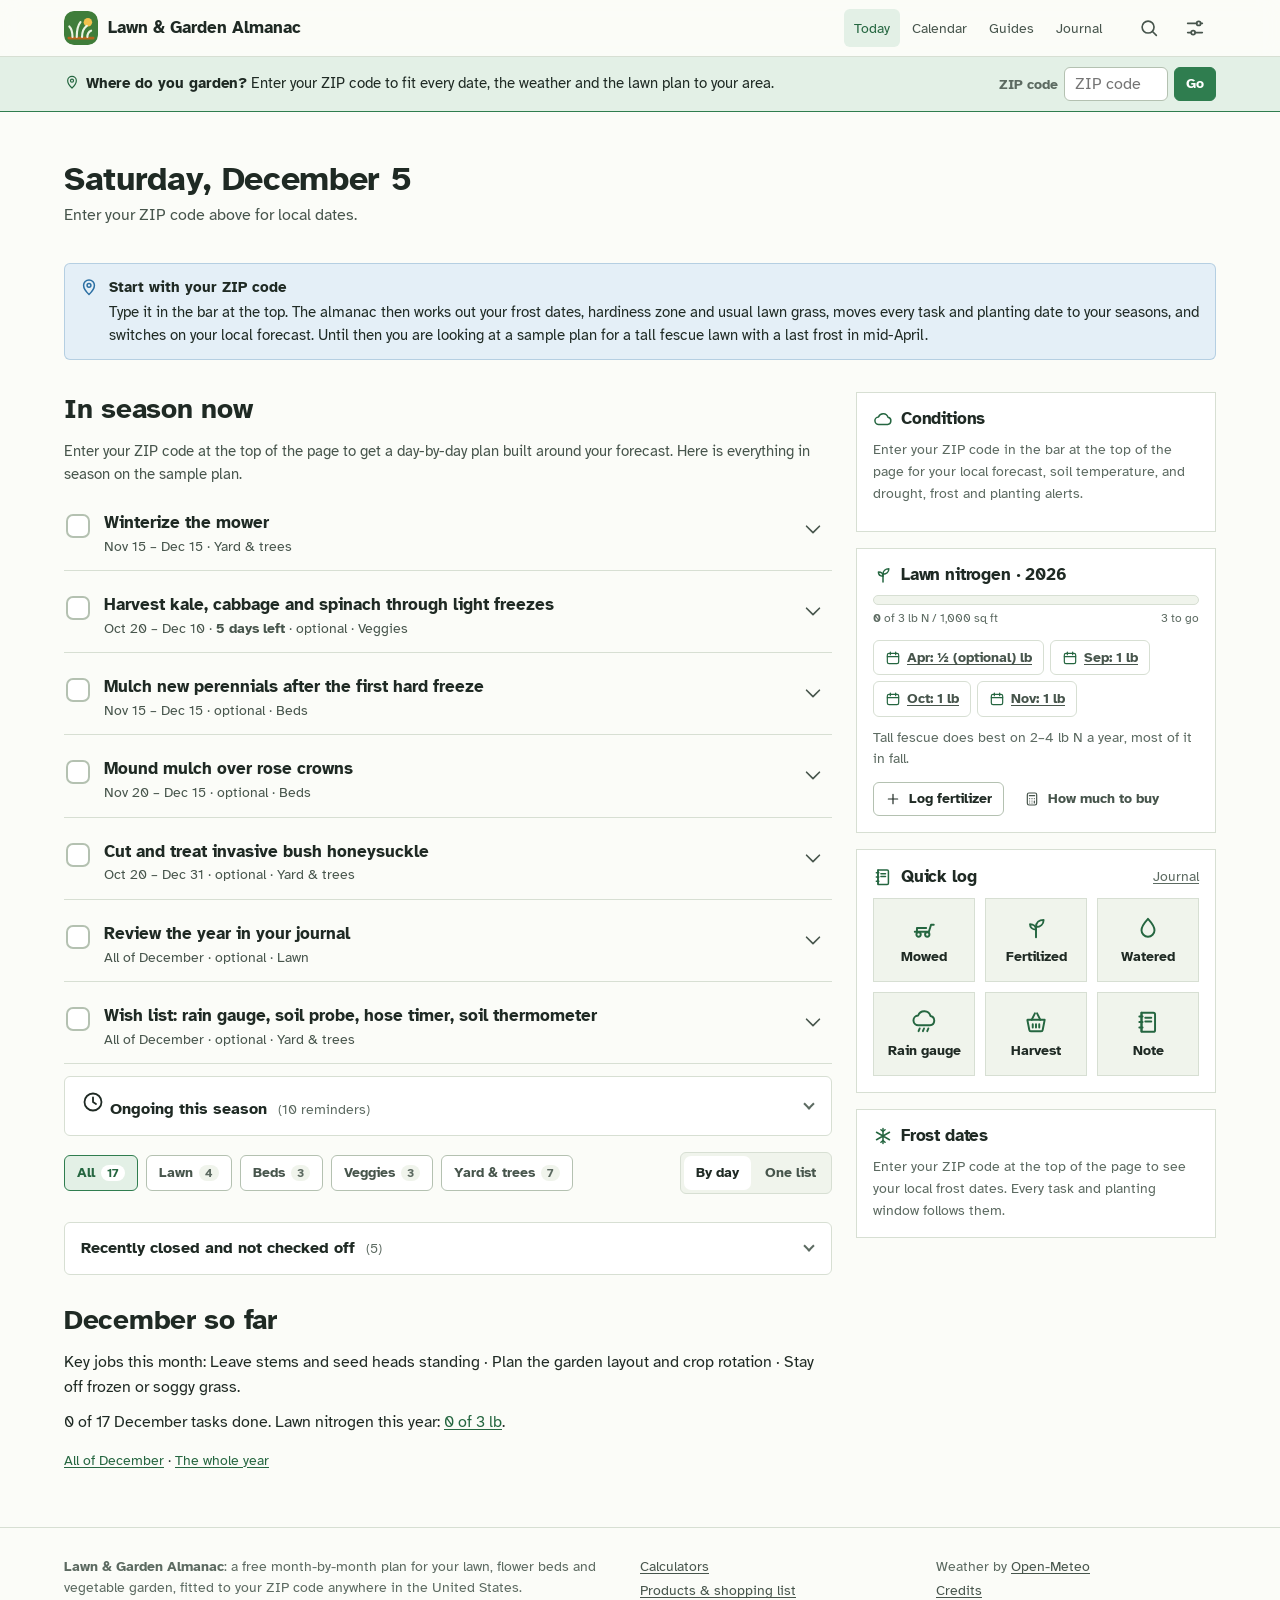
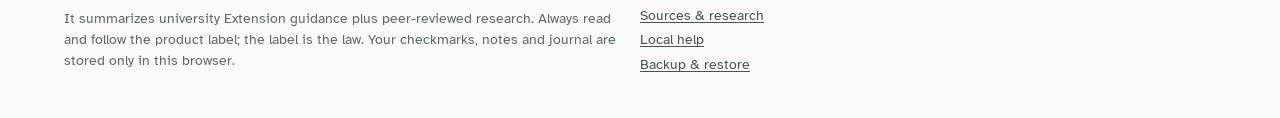
<file: index.html>
<!doctype html>
<html lang="en">
<head>
<meta charset="utf-8">
<meta name="viewport" content="width=device-width, initial-scale=1, viewport-fit=cover">
<title>Today · Lawn &amp; Garden Almanac</title>
<meta name="description" content="Your lawn and garden plan for this week, fitted to your ZIP code anywhere in the U.S.: each job set on its best day of the forecast, with live drought, frost and planting alerts.">
<meta name="theme-color" content="#fbfcf8">
<meta name="color-scheme" content="light dark">
<meta property="og:type" content="website">
<meta property="og:title" content="Today · Lawn &amp; Garden Almanac">
<meta property="og:description" content="Your lawn and garden plan for this week, fitted to your ZIP code anywhere in the U.S.: each job set on its best day of the forecast, with live drought, frost and planting alerts.">
<meta property="og:image" content="assets/og.png">
<meta property="og:image:width" content="1200">
<meta property="og:image:height" content="630">
<meta property="og:image:alt" content="Lawn &amp; Garden Almanac: a month-by-month plan for your lawn, flower beds and vegetable garden, fitted to your ZIP code">
<meta name="twitter:card" content="summary_large_image">
<link rel="icon" href="assets/icon.svg" type="image/svg+xml">
<link rel="apple-touch-icon" href="assets/apple-touch-icon.png">
<link rel="manifest" href="manifest.webmanifest">
<link rel="preload" href="assets/fonts/atkinson-400.woff2" as="font" type="font/woff2" crossorigin>
<link rel="preload" href="assets/fonts/atkinson-700.woff2" as="font" type="font/woff2" crossorigin>
<link rel="stylesheet" href="css/app.css">
<link rel="stylesheet" href="css/print.css" media="print">
<script>
  // Apply a saved theme before first paint (avoids a light/dark flash).
  try { var s = JSON.parse(localStorage.getItem('kcAlmanac.v1') || '{}').settings || {}; if (s.theme === 'light' || s.theme === 'dark') document.documentElement.setAttribute('data-theme', s.theme); } catch (e) {}
</script>
<script type="module" src="js/pages/today.js"></script>
</head>
<body>
<header id="site-header" class="site-header"></header>
<main id="main" class="container">
  <noscript><div class="noscript"><h1>Lawn &amp; Garden Almanac</h1><p>This interactive planner needs JavaScript. Please enable it, or use a modern browser.</p></div></noscript>
  <div id="app"></div>
</main>
</body>
</html>
</file>
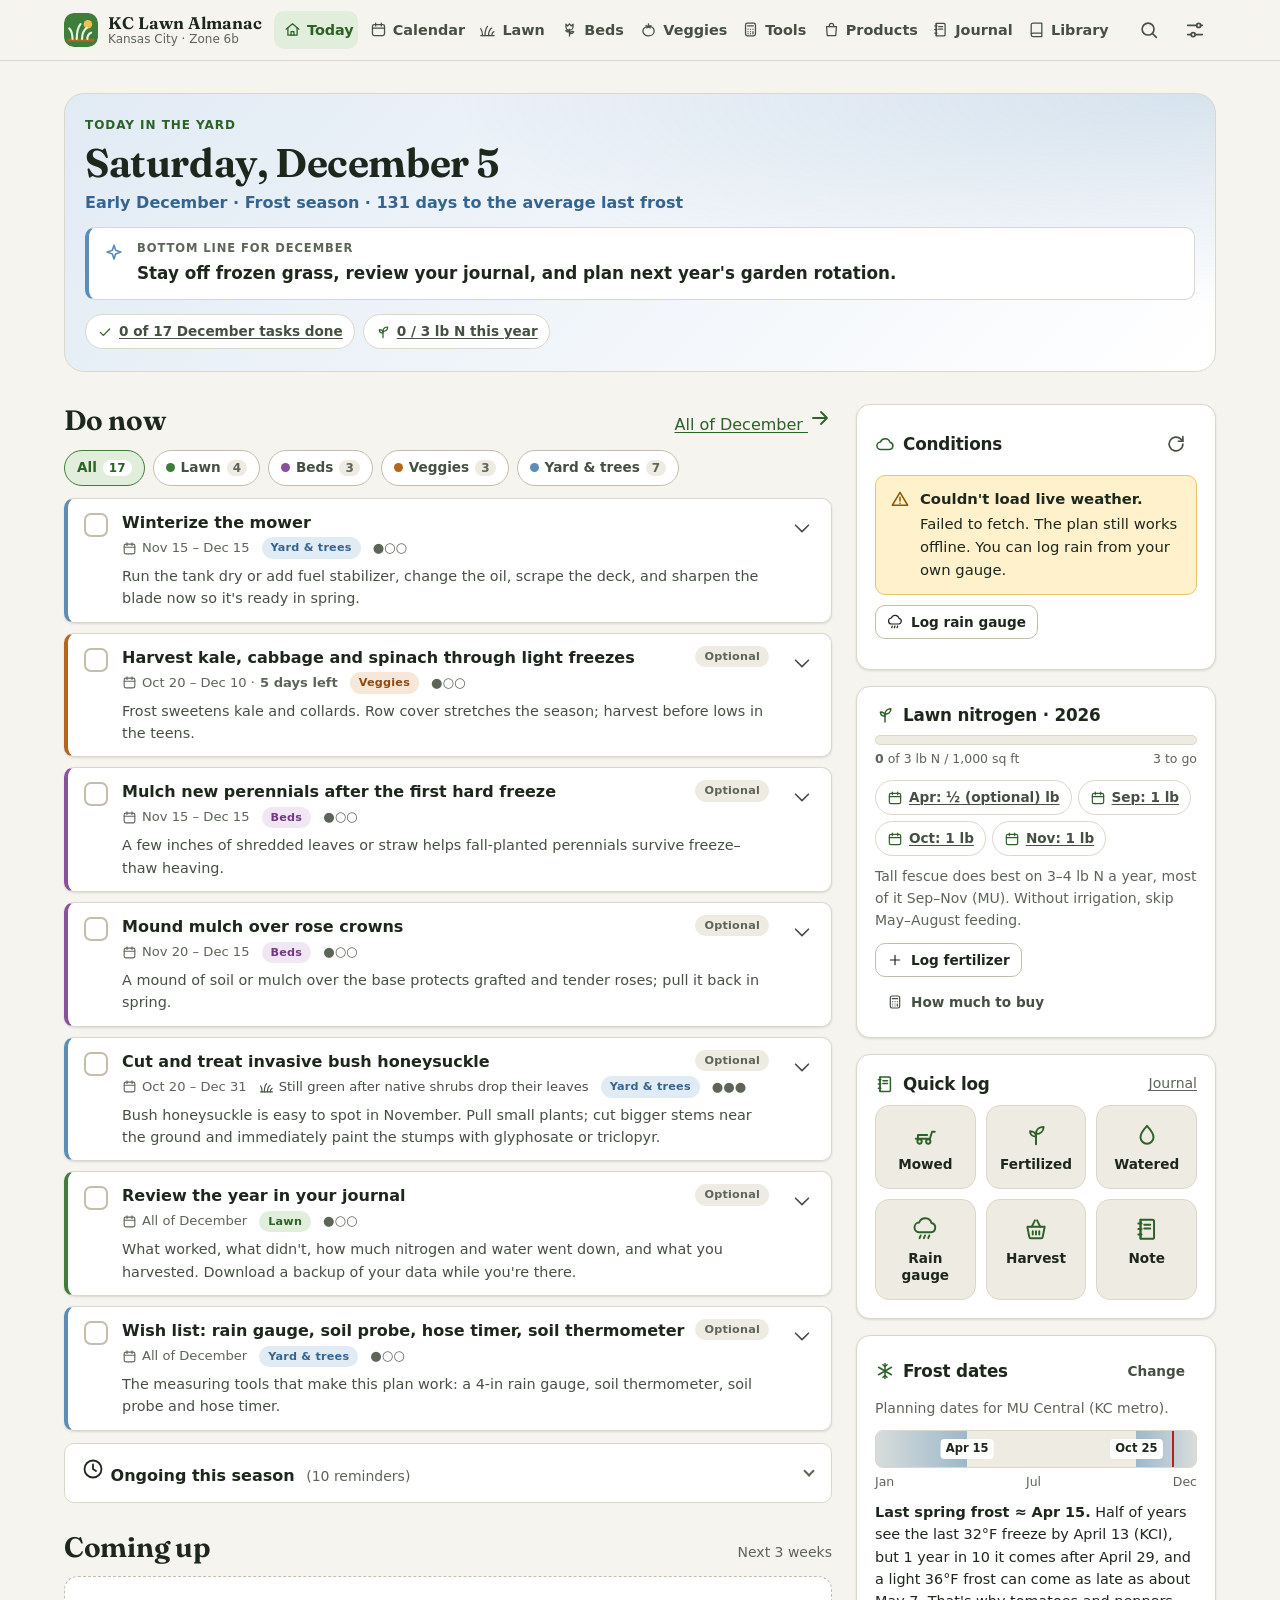
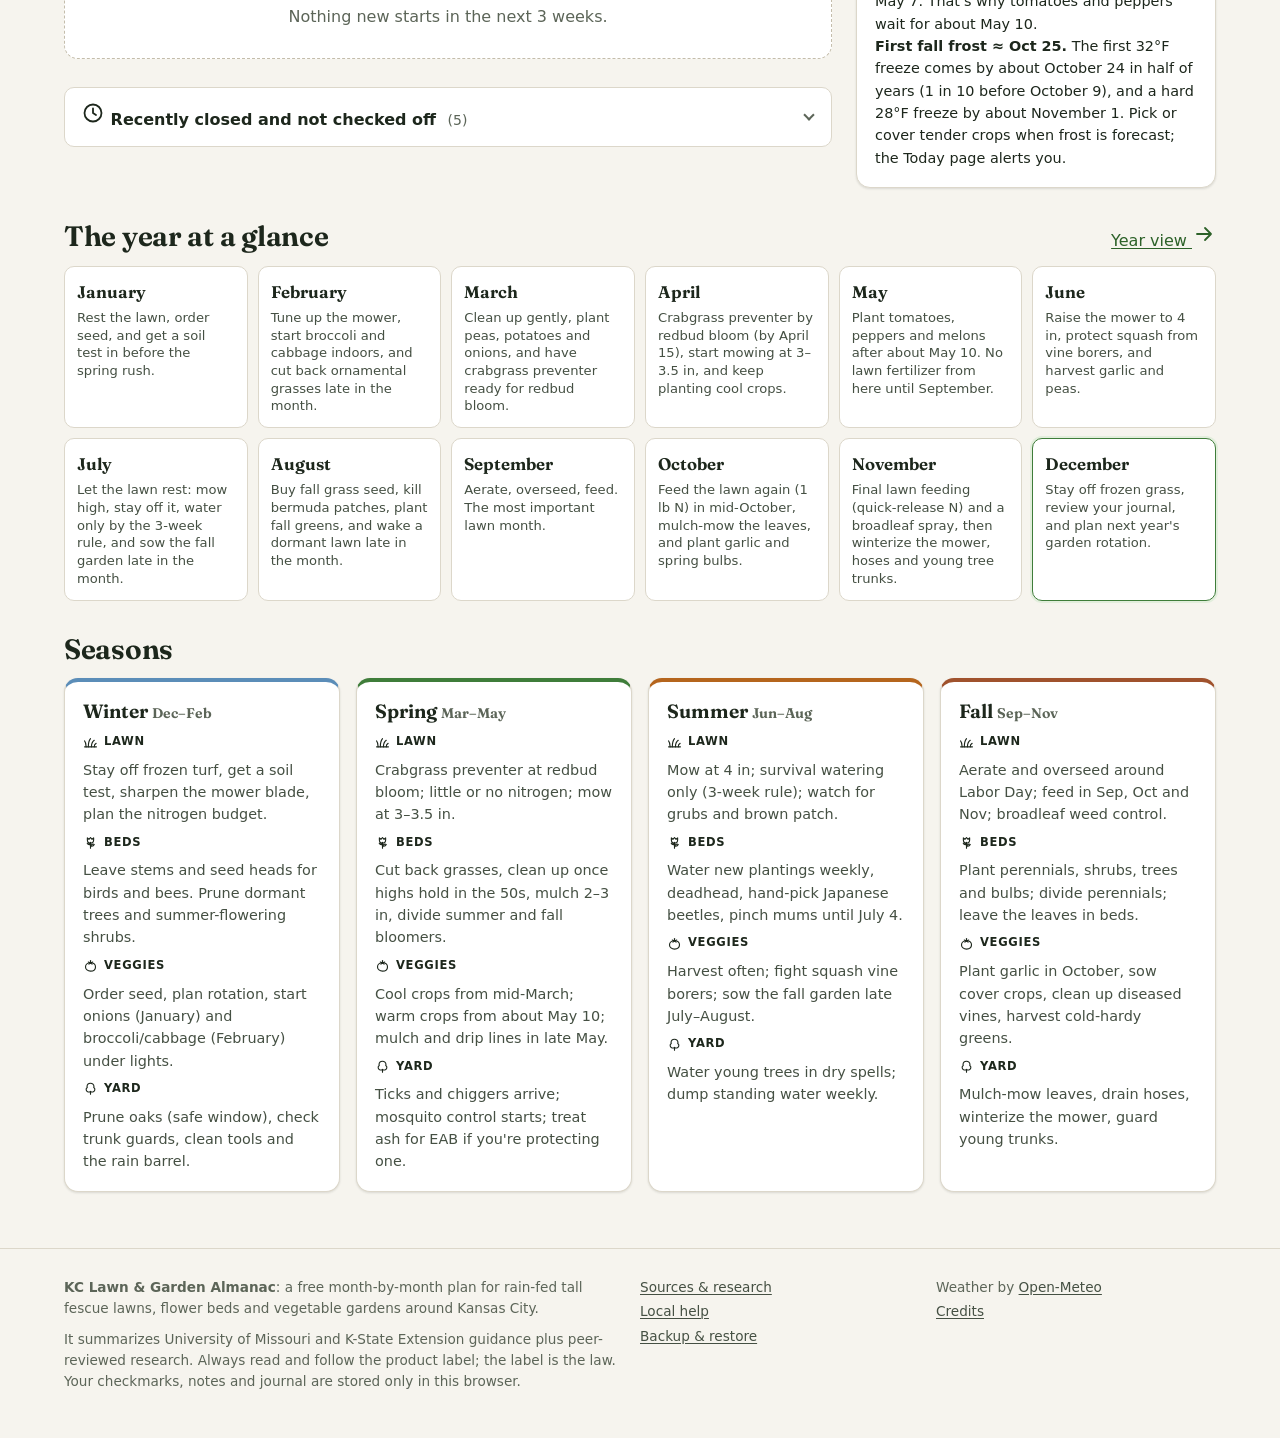
<file: docs/index.html>
<!doctype html>
<html lang="en">
<head>
<meta charset="utf-8">
<meta name="viewport" content="width=device-width, initial-scale=1, viewport-fit=cover">
<title>Today · KC Lawn &amp; Garden Almanac</title>
<meta name="description" content="Your Kansas City lawn, garden and yard to-do list for right now, with live drought, frost and brown patch alerts for a rain-fed tall fescue lawn.">
<meta name="theme-color" content="#f6f4ee">
<meta name="color-scheme" content="light dark">
<meta property="og:type" content="website">
<meta property="og:title" content="Today · KC Lawn &amp; Garden Almanac">
<meta property="og:description" content="Your Kansas City lawn, garden and yard to-do list for right now, with live drought, frost and brown patch alerts for a rain-fed tall fescue lawn.">
<meta property="og:image" content="assets/og.png">
<meta property="og:image:width" content="1200">
<meta property="og:image:height" content="630">
<meta property="og:image:alt" content="KC Lawn &amp; Garden Almanac: a month-by-month plan for a rain-fed tall fescue lawn, flower beds and a vegetable garden">
<meta name="twitter:card" content="summary_large_image">
<link rel="icon" href="assets/icon.svg" type="image/svg+xml">
<link rel="apple-touch-icon" href="assets/apple-touch-icon.png">
<link rel="manifest" href="manifest.webmanifest">
<link rel="preload" href="assets/fonts/fraunces-latin.woff2" as="font" type="font/woff2" crossorigin>
<link rel="stylesheet" href="css/app.css">
<link rel="stylesheet" href="css/print.css" media="print">
<script>
  // Apply a saved theme before first paint (avoids a light/dark flash).
  try { var s = JSON.parse(localStorage.getItem('kcAlmanac.v1') || '{}').settings || {}; if (s.theme === 'light' || s.theme === 'dark') document.documentElement.setAttribute('data-theme', s.theme); } catch (e) {}
</script>
<script type="module" src="js/pages/today.js"></script>
</head>
<body>
<header id="site-header" class="site-header"></header>
<main id="main" class="container">
  <noscript><div class="noscript"><h1>KC Lawn &amp; Garden Almanac</h1><p>This interactive planner needs JavaScript. Please enable it, or use a modern browser.</p></div></noscript>
  <div id="app"></div>
</main>
</body>
</html>
</file>
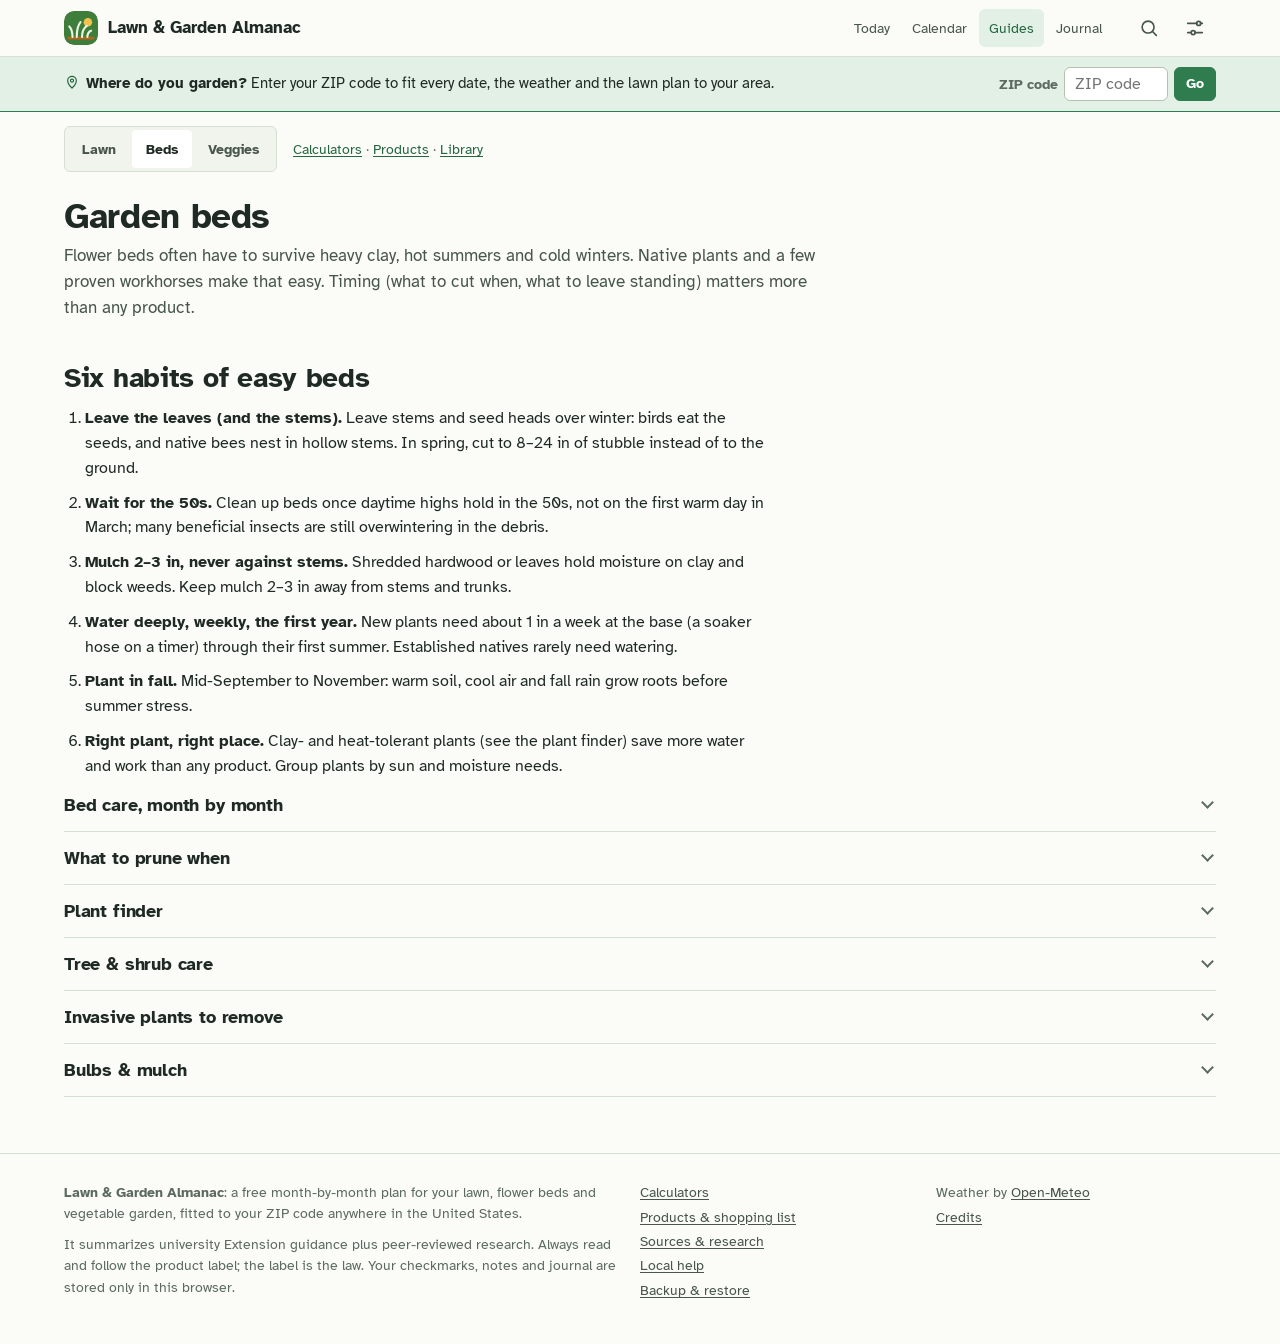
<file: beds.html>
<!doctype html>
<html lang="en">
<head>
<meta charset="utf-8">
<meta name="viewport" content="width=device-width, initial-scale=1, viewport-fit=cover">
<title>Garden beds · Lawn &amp; Garden Almanac</title>
<meta name="description" content="Flower bed and landscape care fitted to your hardiness zone: pruning guide, plant finder, tree care, invasive plants and mulch.">
<meta name="theme-color" content="#fbfcf8">
<meta name="color-scheme" content="light dark">
<meta property="og:type" content="website">
<meta property="og:title" content="Garden beds · Lawn &amp; Garden Almanac">
<meta property="og:description" content="Flower bed and landscape care fitted to your hardiness zone: pruning guide, plant finder, tree care, invasive plants and mulch.">
<meta property="og:image" content="assets/og.png">
<meta property="og:image:width" content="1200">
<meta property="og:image:height" content="630">
<meta property="og:image:alt" content="Lawn &amp; Garden Almanac: a month-by-month plan for your lawn, flower beds and vegetable garden, fitted to your ZIP code">
<meta name="twitter:card" content="summary_large_image">
<link rel="icon" href="assets/icon.svg" type="image/svg+xml">
<link rel="apple-touch-icon" href="assets/apple-touch-icon.png">
<link rel="manifest" href="manifest.webmanifest">
<link rel="preload" href="assets/fonts/atkinson-400.woff2" as="font" type="font/woff2" crossorigin>
<link rel="preload" href="assets/fonts/atkinson-700.woff2" as="font" type="font/woff2" crossorigin>
<link rel="stylesheet" href="css/app.css">
<link rel="stylesheet" href="css/print.css" media="print">
<script>
  // Apply a saved theme before first paint (avoids a light/dark flash).
  try { var s = JSON.parse(localStorage.getItem('kcAlmanac.v1') || '{}').settings || {}; if (s.theme === 'light' || s.theme === 'dark') document.documentElement.setAttribute('data-theme', s.theme); } catch (e) {}
</script>
<script type="module" src="js/pages/beds.js"></script>
</head>
<body>
<header id="site-header" class="site-header"></header>
<main id="main" class="container">
  <noscript><div class="noscript"><h1>Lawn &amp; Garden Almanac</h1><p>This interactive planner needs JavaScript. Please enable it, or use a modern browser.</p></div></noscript>
  <div id="app"></div>
</main>
</body>
</html>
</file>
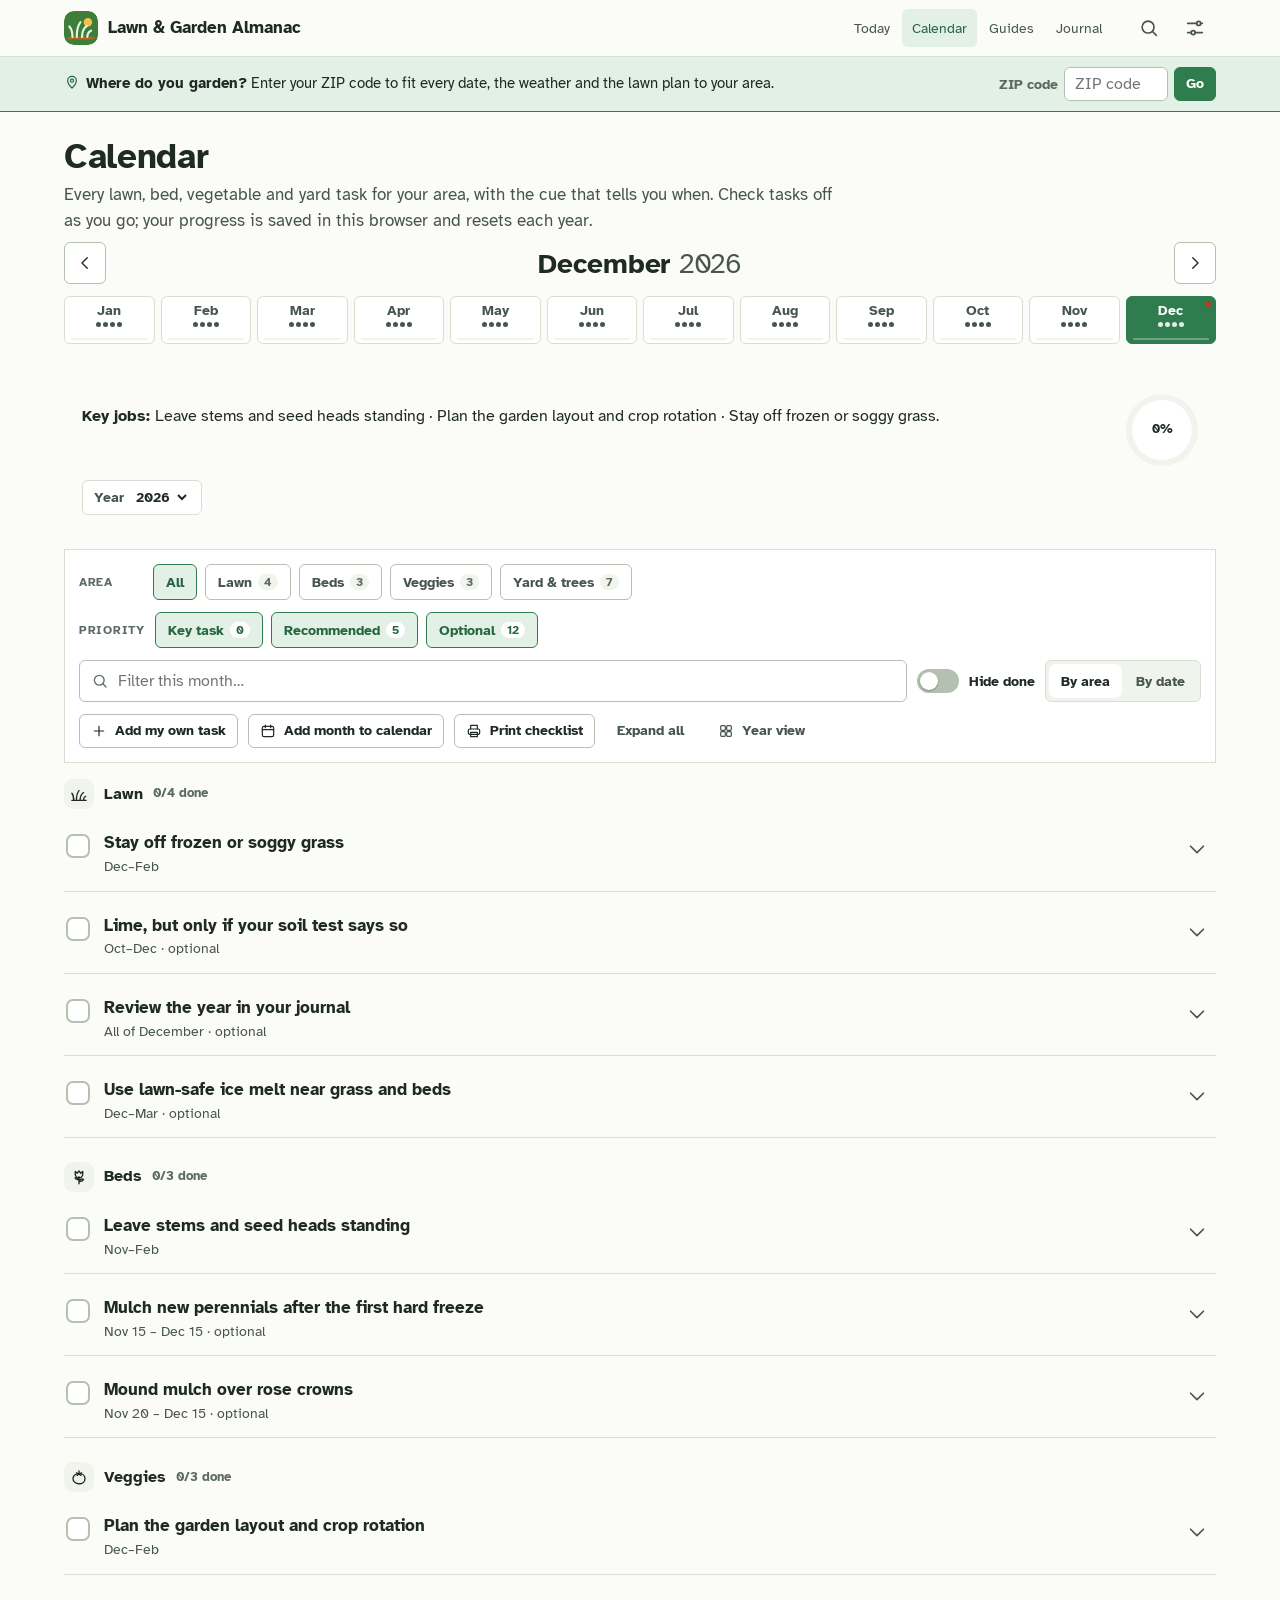
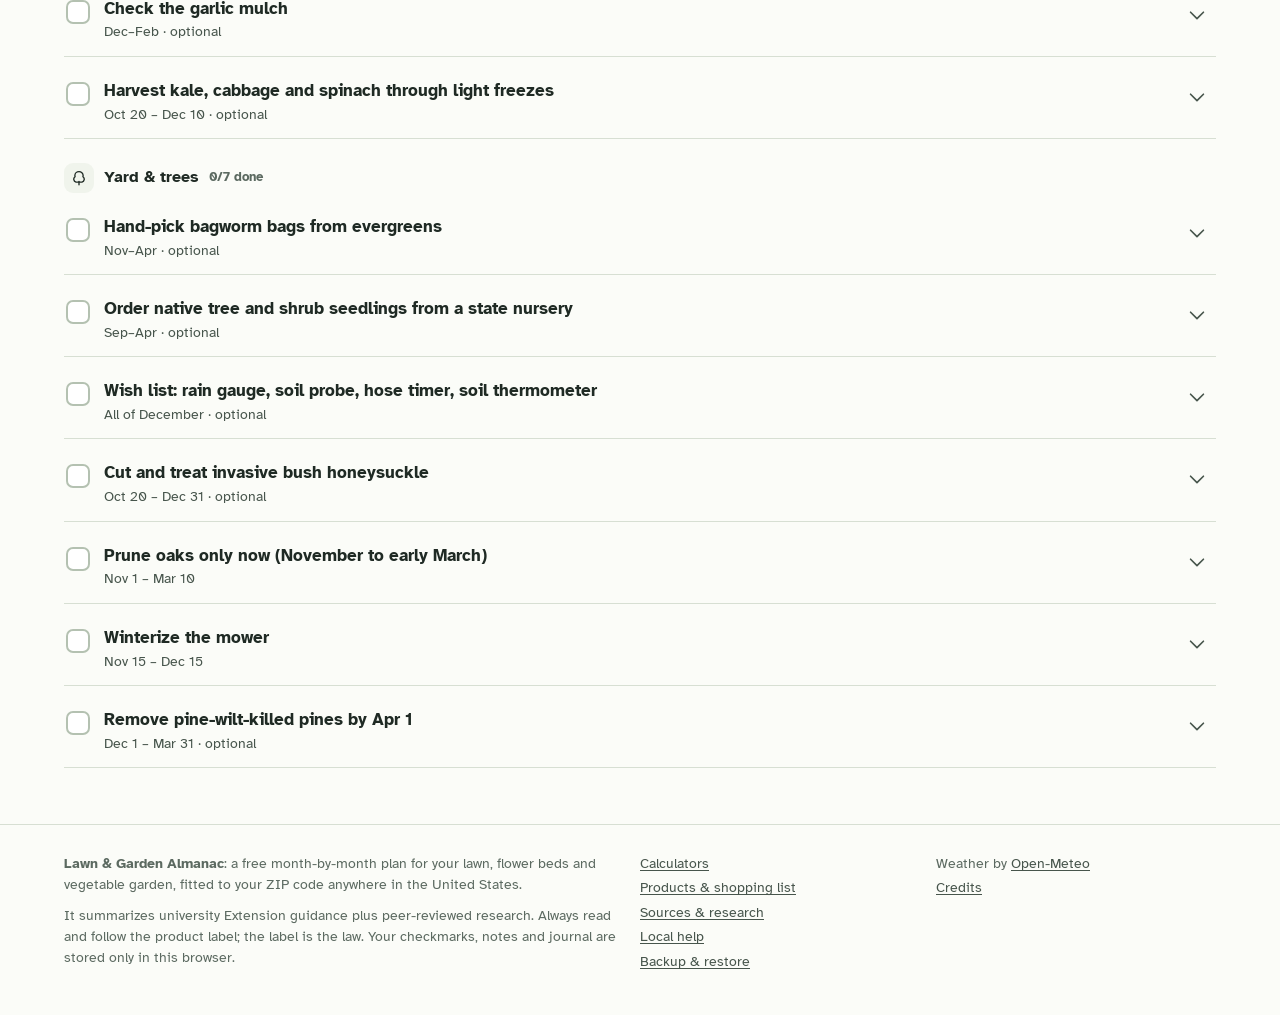
<file: calendar.html>
<!doctype html>
<html lang="en">
<head>
<meta charset="utf-8">
<meta name="viewport" content="width=device-width, initial-scale=1, viewport-fit=cover">
<title>Month-by-month calendar · Lawn &amp; Garden Almanac</title>
<meta name="description" content="Interactive month-by-month lawn, flower bed and vegetable garden calendar fitted to your ZIP code, with checklists and calendar export.">
<meta name="theme-color" content="#fbfcf8">
<meta name="color-scheme" content="light dark">
<meta property="og:type" content="website">
<meta property="og:title" content="Month-by-month calendar · Lawn &amp; Garden Almanac">
<meta property="og:description" content="Interactive month-by-month lawn, flower bed and vegetable garden calendar fitted to your ZIP code, with checklists and calendar export.">
<meta property="og:image" content="assets/og.png">
<meta property="og:image:width" content="1200">
<meta property="og:image:height" content="630">
<meta property="og:image:alt" content="Lawn &amp; Garden Almanac: a month-by-month plan for your lawn, flower beds and vegetable garden, fitted to your ZIP code">
<meta name="twitter:card" content="summary_large_image">
<link rel="icon" href="assets/icon.svg" type="image/svg+xml">
<link rel="apple-touch-icon" href="assets/apple-touch-icon.png">
<link rel="manifest" href="manifest.webmanifest">
<link rel="preload" href="assets/fonts/atkinson-400.woff2" as="font" type="font/woff2" crossorigin>
<link rel="preload" href="assets/fonts/atkinson-700.woff2" as="font" type="font/woff2" crossorigin>
<link rel="stylesheet" href="css/app.css">
<link rel="stylesheet" href="css/print.css" media="print">
<script>
  // Apply a saved theme before first paint (avoids a light/dark flash).
  try { var s = JSON.parse(localStorage.getItem('kcAlmanac.v1') || '{}').settings || {}; if (s.theme === 'light' || s.theme === 'dark') document.documentElement.setAttribute('data-theme', s.theme); } catch (e) {}
</script>
<script type="module" src="js/pages/calendar.js"></script>
</head>
<body>
<header id="site-header" class="site-header"></header>
<main id="main" class="container">
  <noscript><div class="noscript"><h1>Lawn &amp; Garden Almanac</h1><p>This interactive planner needs JavaScript. Please enable it, or use a modern browser.</p></div></noscript>
  <div id="app"></div>
</main>
</body>
</html>
</file>
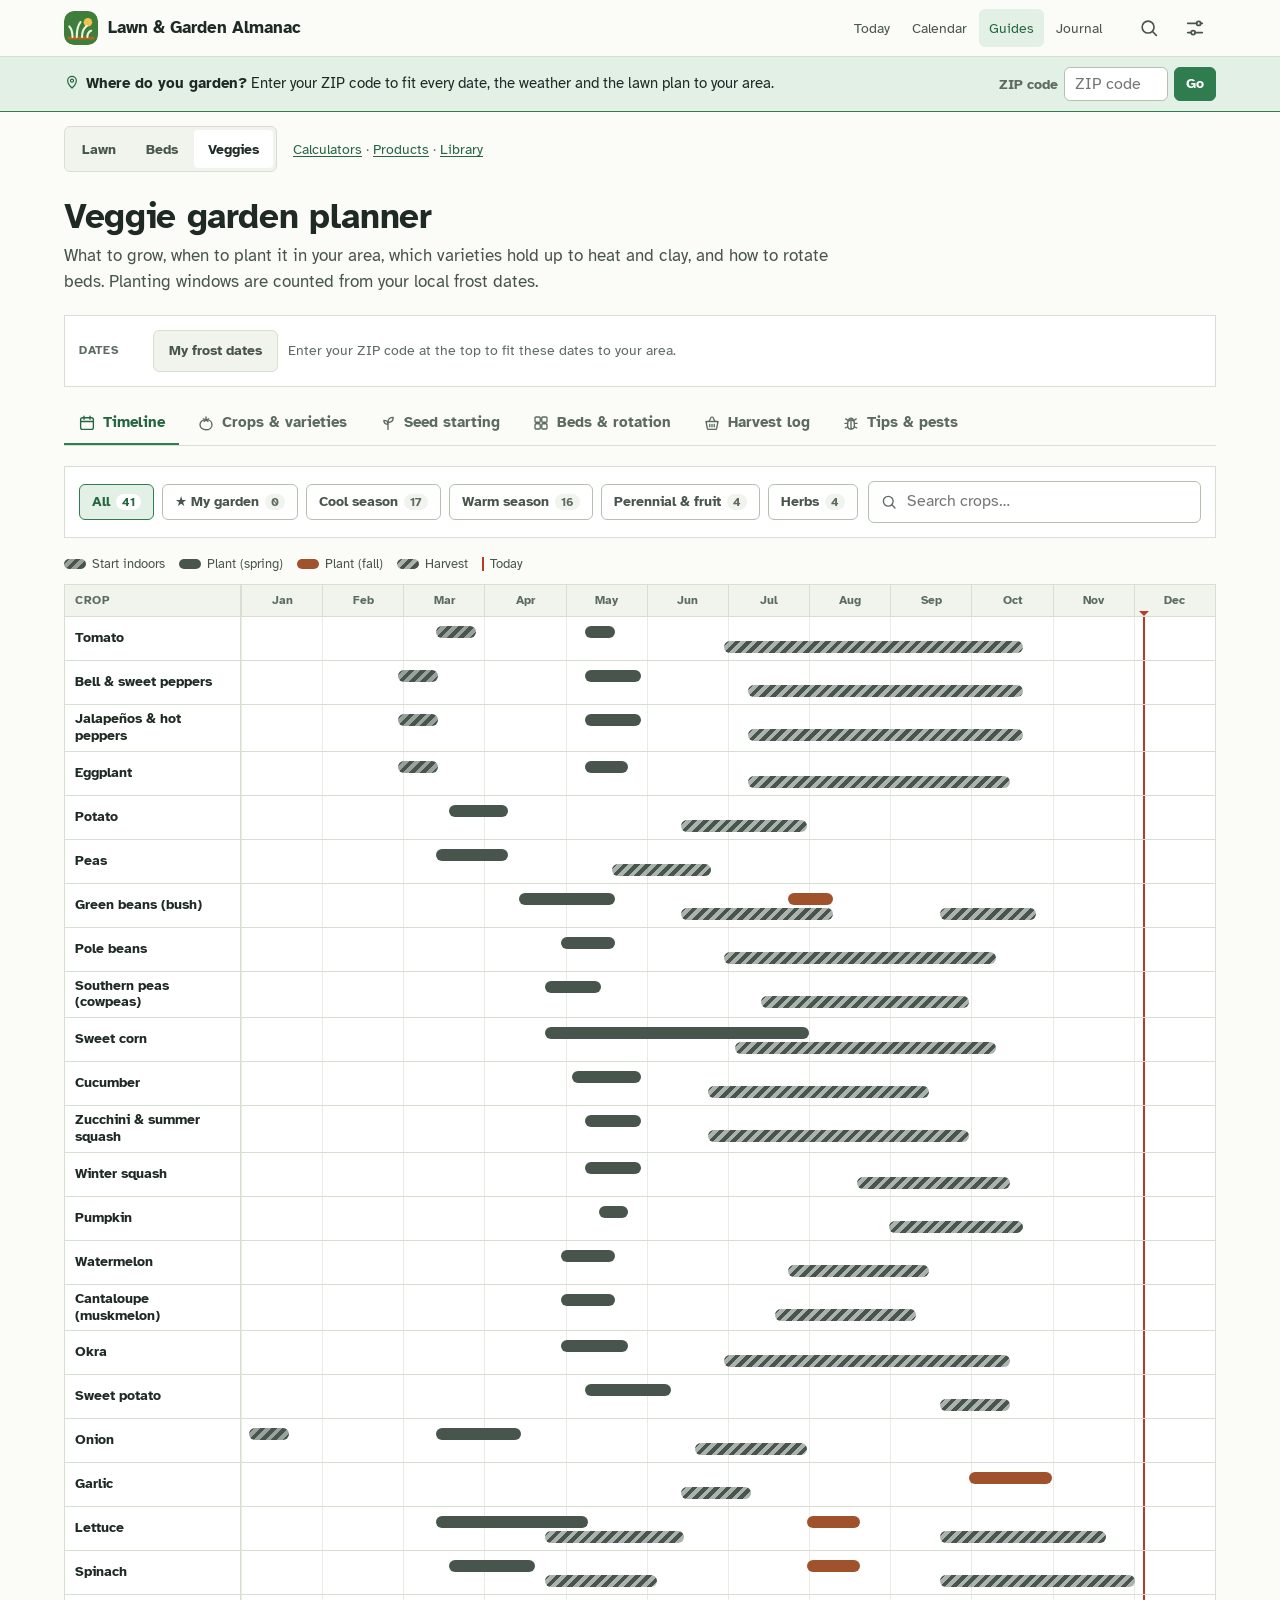
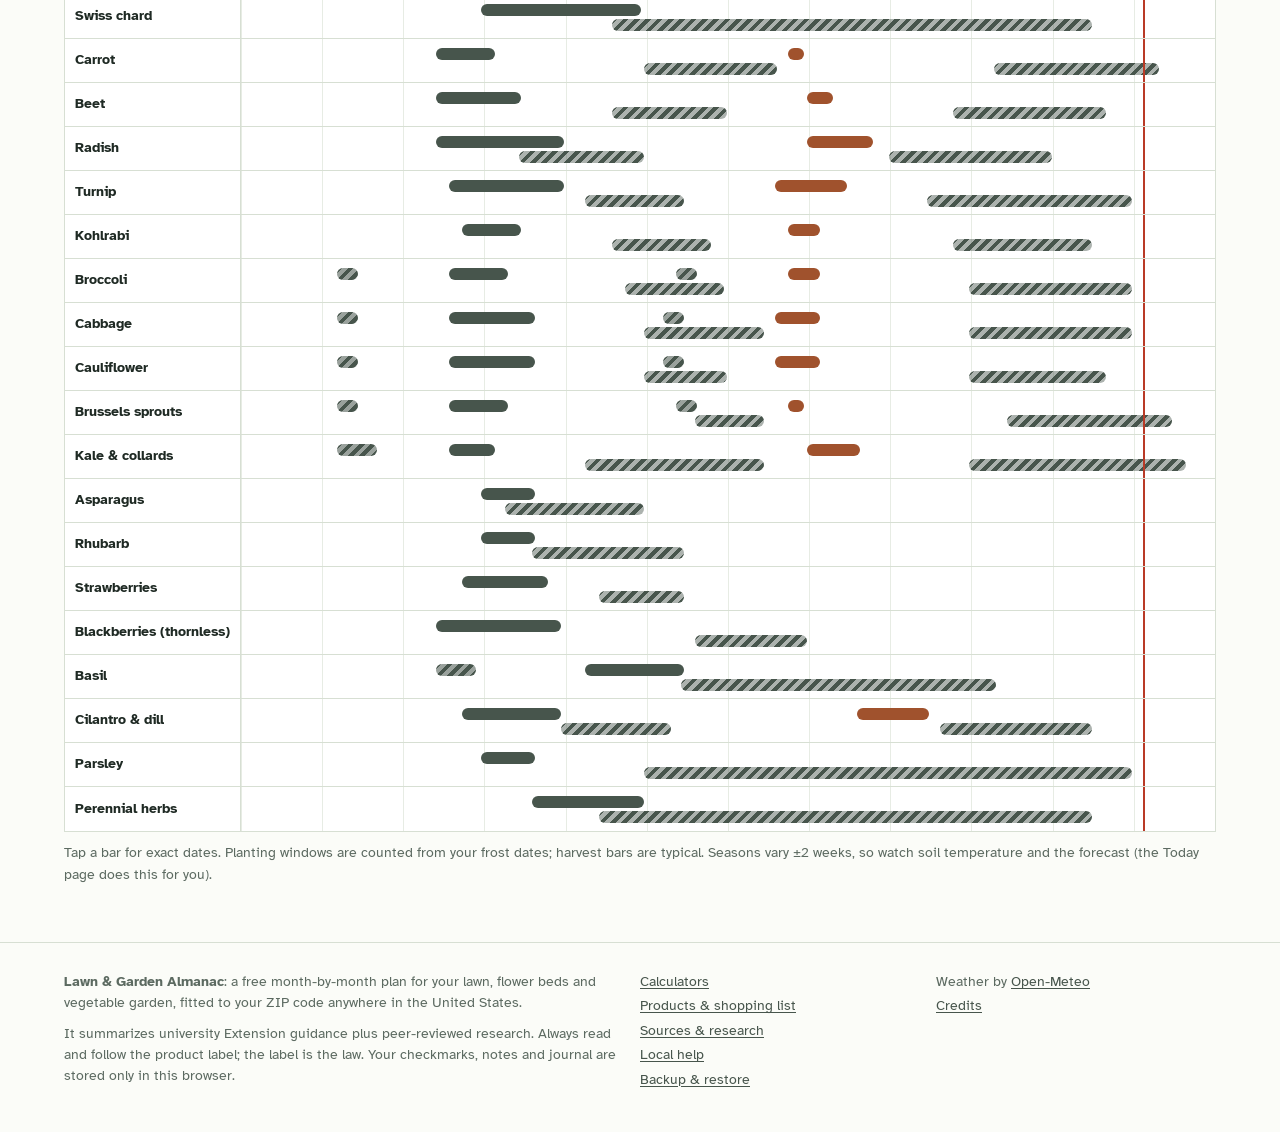
<file: garden.html>
<!doctype html>
<html lang="en">
<head>
<meta charset="utf-8">
<meta name="viewport" content="width=device-width, initial-scale=1, viewport-fit=cover">
<title>Vegetable garden · Lawn &amp; Garden Almanac</title>
<meta name="description" content="Vegetable garden planner: planting dates counted from your local frost dates, a timeline, recommended varieties, seed-starting schedule and crop rotation.">
<meta name="theme-color" content="#fbfcf8">
<meta name="color-scheme" content="light dark">
<meta property="og:type" content="website">
<meta property="og:title" content="Vegetable garden · Lawn &amp; Garden Almanac">
<meta property="og:description" content="Vegetable garden planner: planting dates counted from your local frost dates, a timeline, recommended varieties, seed-starting schedule and crop rotation.">
<meta property="og:image" content="assets/og.png">
<meta property="og:image:width" content="1200">
<meta property="og:image:height" content="630">
<meta property="og:image:alt" content="Lawn &amp; Garden Almanac: a month-by-month plan for your lawn, flower beds and vegetable garden, fitted to your ZIP code">
<meta name="twitter:card" content="summary_large_image">
<link rel="icon" href="assets/icon.svg" type="image/svg+xml">
<link rel="apple-touch-icon" href="assets/apple-touch-icon.png">
<link rel="manifest" href="manifest.webmanifest">
<link rel="preload" href="assets/fonts/atkinson-400.woff2" as="font" type="font/woff2" crossorigin>
<link rel="preload" href="assets/fonts/atkinson-700.woff2" as="font" type="font/woff2" crossorigin>
<link rel="stylesheet" href="css/app.css">
<link rel="stylesheet" href="css/print.css" media="print">
<script>
  // Apply a saved theme before first paint (avoids a light/dark flash).
  try { var s = JSON.parse(localStorage.getItem('kcAlmanac.v1') || '{}').settings || {}; if (s.theme === 'light' || s.theme === 'dark') document.documentElement.setAttribute('data-theme', s.theme); } catch (e) {}
</script>
<script type="module" src="js/pages/garden.js"></script>
</head>
<body>
<header id="site-header" class="site-header"></header>
<main id="main" class="container">
  <noscript><div class="noscript"><h1>Lawn &amp; Garden Almanac</h1><p>This interactive planner needs JavaScript. Please enable it, or use a modern browser.</p></div></noscript>
  <div id="app"></div>
</main>
</body>
</html>
</file>
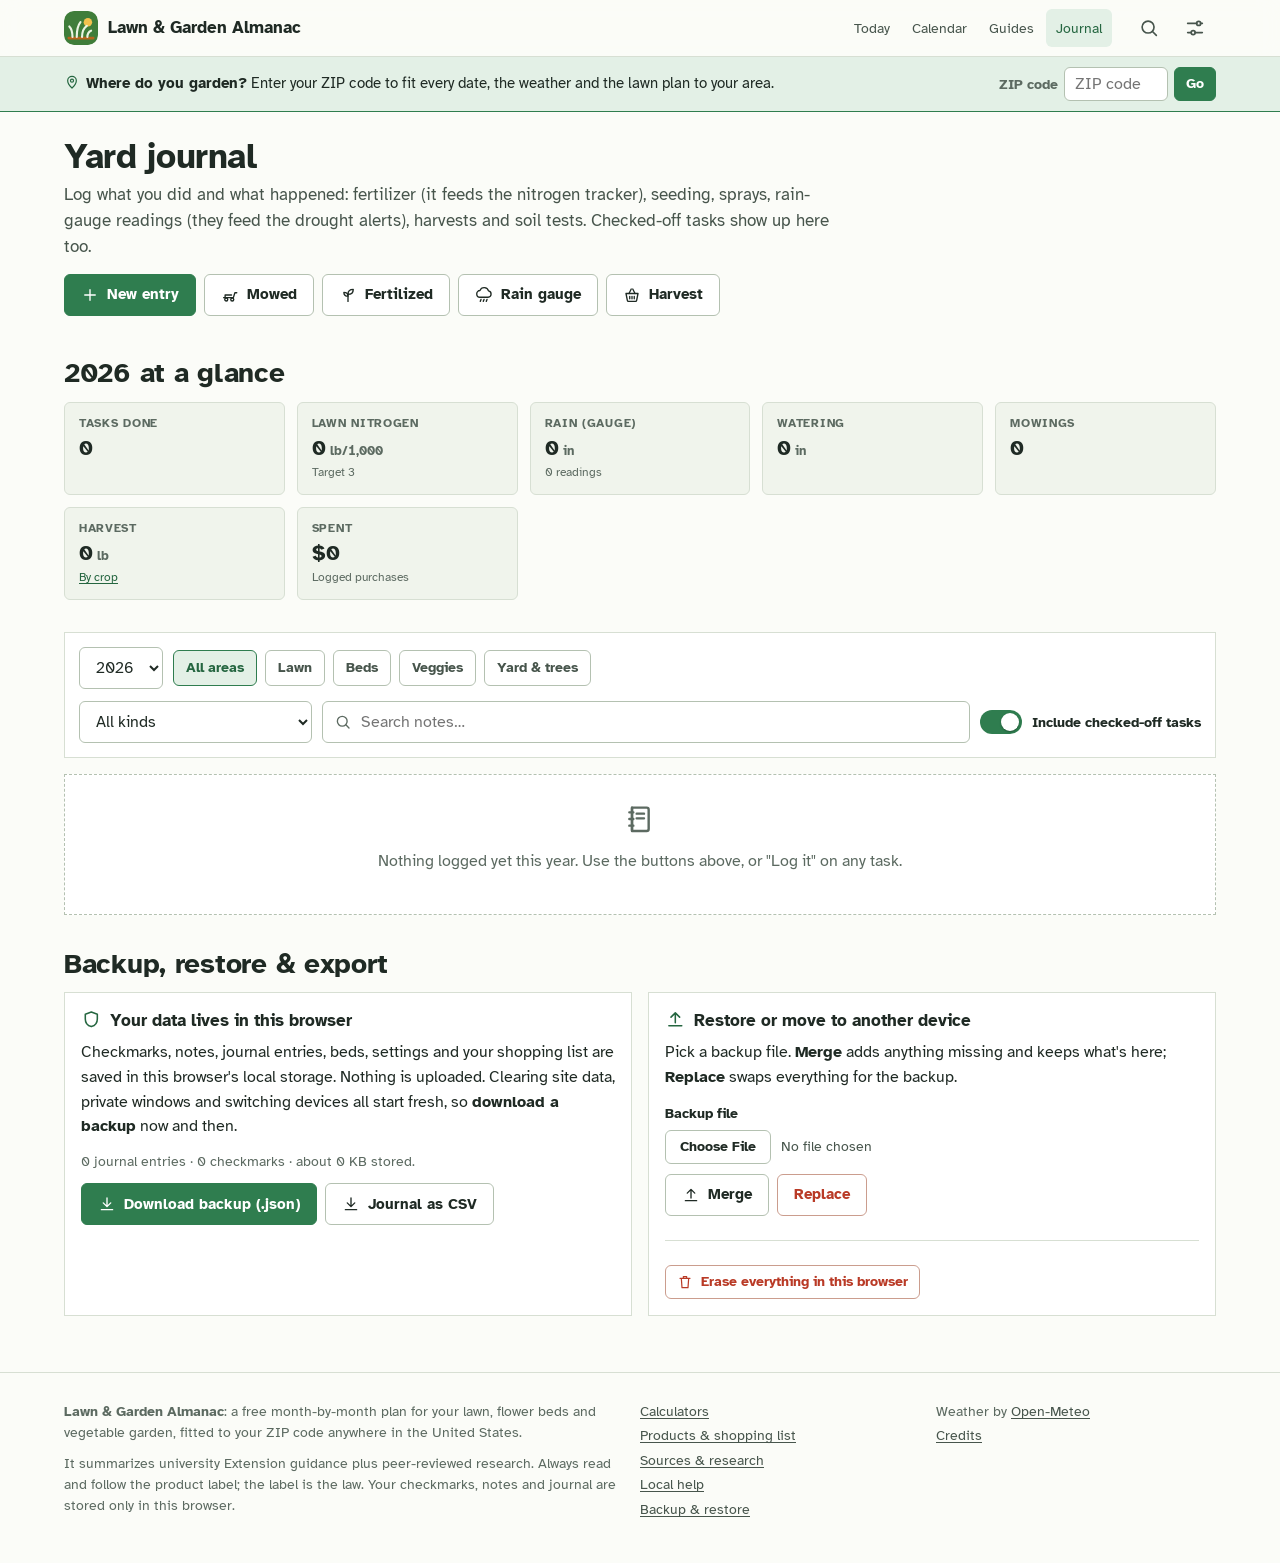
<file: journal.html>
<!doctype html>
<html lang="en">
<head>
<meta charset="utf-8">
<meta name="viewport" content="width=device-width, initial-scale=1, viewport-fit=cover">
<title>Yard journal · Lawn &amp; Garden Almanac</title>
<meta name="description" content="Your yard journal: log mowing, fertilizer, seeding, rain gauge readings, harvests and soil tests. Back up and restore your data.">
<meta name="theme-color" content="#fbfcf8">
<meta name="color-scheme" content="light dark">
<meta property="og:type" content="website">
<meta property="og:title" content="Yard journal · Lawn &amp; Garden Almanac">
<meta property="og:description" content="Your yard journal: log mowing, fertilizer, seeding, rain gauge readings, harvests and soil tests. Back up and restore your data.">
<meta property="og:image" content="assets/og.png">
<meta property="og:image:width" content="1200">
<meta property="og:image:height" content="630">
<meta property="og:image:alt" content="Lawn &amp; Garden Almanac: a month-by-month plan for your lawn, flower beds and vegetable garden, fitted to your ZIP code">
<meta name="twitter:card" content="summary_large_image">
<link rel="icon" href="assets/icon.svg" type="image/svg+xml">
<link rel="apple-touch-icon" href="assets/apple-touch-icon.png">
<link rel="manifest" href="manifest.webmanifest">
<link rel="preload" href="assets/fonts/atkinson-400.woff2" as="font" type="font/woff2" crossorigin>
<link rel="preload" href="assets/fonts/atkinson-700.woff2" as="font" type="font/woff2" crossorigin>
<link rel="stylesheet" href="css/app.css">
<link rel="stylesheet" href="css/print.css" media="print">
<script>
  // Apply a saved theme before first paint (avoids a light/dark flash).
  try { var s = JSON.parse(localStorage.getItem('kcAlmanac.v1') || '{}').settings || {}; if (s.theme === 'light' || s.theme === 'dark') document.documentElement.setAttribute('data-theme', s.theme); } catch (e) {}
</script>
<script type="module" src="js/pages/journal.js"></script>
</head>
<body>
<header id="site-header" class="site-header"></header>
<main id="main" class="container">
  <noscript><div class="noscript"><h1>Lawn &amp; Garden Almanac</h1><p>This interactive planner needs JavaScript. Please enable it, or use a modern browser.</p></div></noscript>
  <div id="app"></div>
</main>
</body>
</html>
</file>
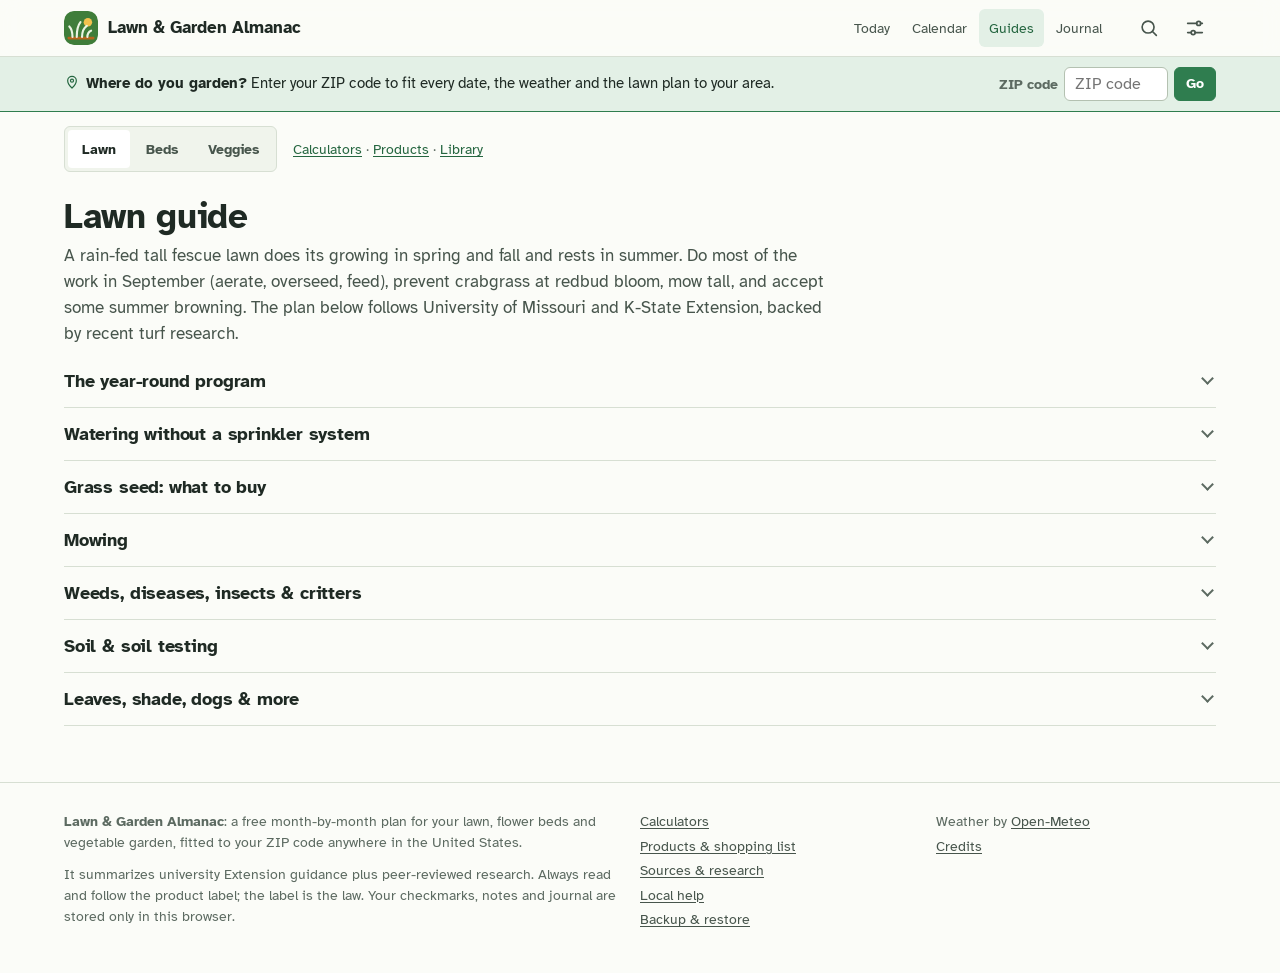
<file: lawn.html>
<!doctype html>
<html lang="en">
<head>
<meta charset="utf-8">
<meta name="viewport" content="width=device-width, initial-scale=1, viewport-fit=cover">
<title>Lawn guide · Lawn &amp; Garden Almanac</title>
<meta name="description" content="Lawn care for your grass type, cool-season or warm-season: fertilizer program, watering rules, seeding and sodding, mowing, weeds, diseases and insects.">
<meta name="theme-color" content="#fbfcf8">
<meta name="color-scheme" content="light dark">
<meta property="og:type" content="website">
<meta property="og:title" content="Lawn guide · Lawn &amp; Garden Almanac">
<meta property="og:description" content="Lawn care for your grass type, cool-season or warm-season: fertilizer program, watering rules, seeding and sodding, mowing, weeds, diseases and insects.">
<meta property="og:image" content="assets/og.png">
<meta property="og:image:width" content="1200">
<meta property="og:image:height" content="630">
<meta property="og:image:alt" content="Lawn &amp; Garden Almanac: a month-by-month plan for your lawn, flower beds and vegetable garden, fitted to your ZIP code">
<meta name="twitter:card" content="summary_large_image">
<link rel="icon" href="assets/icon.svg" type="image/svg+xml">
<link rel="apple-touch-icon" href="assets/apple-touch-icon.png">
<link rel="manifest" href="manifest.webmanifest">
<link rel="preload" href="assets/fonts/atkinson-400.woff2" as="font" type="font/woff2" crossorigin>
<link rel="preload" href="assets/fonts/atkinson-700.woff2" as="font" type="font/woff2" crossorigin>
<link rel="stylesheet" href="css/app.css">
<link rel="stylesheet" href="css/print.css" media="print">
<script>
  // Apply a saved theme before first paint (avoids a light/dark flash).
  try { var s = JSON.parse(localStorage.getItem('kcAlmanac.v1') || '{}').settings || {}; if (s.theme === 'light' || s.theme === 'dark') document.documentElement.setAttribute('data-theme', s.theme); } catch (e) {}
</script>
<script type="module" src="js/pages/lawn.js"></script>
</head>
<body>
<header id="site-header" class="site-header"></header>
<main id="main" class="container">
  <noscript><div class="noscript"><h1>Lawn &amp; Garden Almanac</h1><p>This interactive planner needs JavaScript. Please enable it, or use a modern browser.</p></div></noscript>
  <div id="app"></div>
</main>
</body>
</html>
</file>
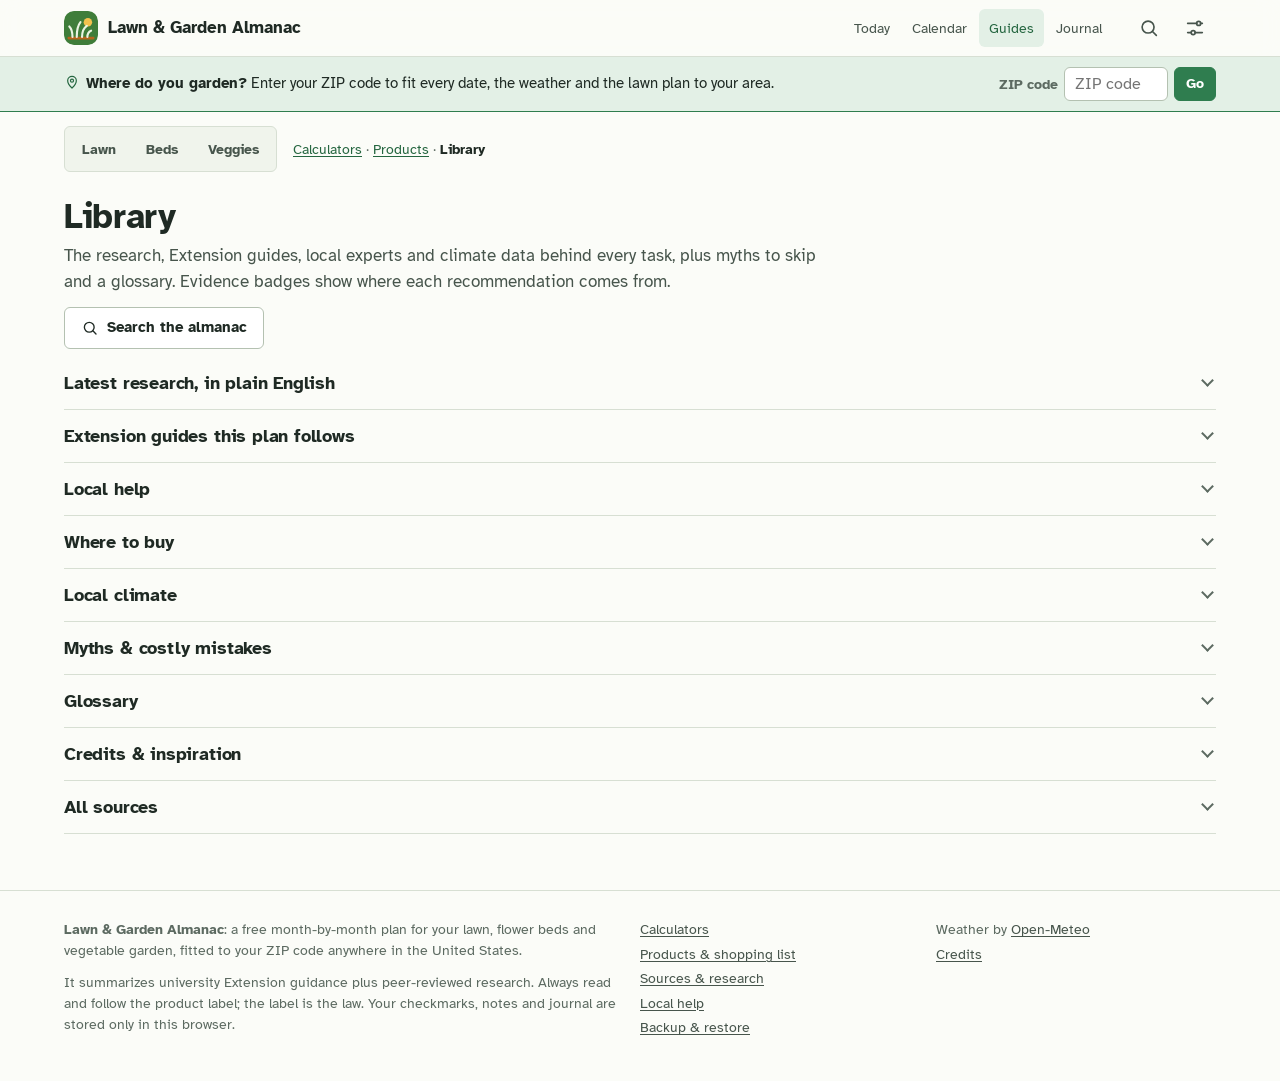
<file: library.html>
<!doctype html>
<html lang="en">
<head>
<meta charset="utf-8">
<meta name="viewport" content="width=device-width, initial-scale=1, viewport-fit=cover">
<title>Library & sources · Lawn &amp; Garden Almanac</title>
<meta name="description" content="Research, Extension publications, local help, your local climate data, myths and glossary behind the Lawn & Garden Almanac.">
<meta name="theme-color" content="#fbfcf8">
<meta name="color-scheme" content="light dark">
<meta property="og:type" content="website">
<meta property="og:title" content="Library & sources · Lawn &amp; Garden Almanac">
<meta property="og:description" content="Research, Extension publications, local help, your local climate data, myths and glossary behind the Lawn & Garden Almanac.">
<meta property="og:image" content="assets/og.png">
<meta property="og:image:width" content="1200">
<meta property="og:image:height" content="630">
<meta property="og:image:alt" content="Lawn &amp; Garden Almanac: a month-by-month plan for your lawn, flower beds and vegetable garden, fitted to your ZIP code">
<meta name="twitter:card" content="summary_large_image">
<link rel="icon" href="assets/icon.svg" type="image/svg+xml">
<link rel="apple-touch-icon" href="assets/apple-touch-icon.png">
<link rel="manifest" href="manifest.webmanifest">
<link rel="preload" href="assets/fonts/atkinson-400.woff2" as="font" type="font/woff2" crossorigin>
<link rel="preload" href="assets/fonts/atkinson-700.woff2" as="font" type="font/woff2" crossorigin>
<link rel="stylesheet" href="css/app.css">
<link rel="stylesheet" href="css/print.css" media="print">
<script>
  // Apply a saved theme before first paint (avoids a light/dark flash).
  try { var s = JSON.parse(localStorage.getItem('kcAlmanac.v1') || '{}').settings || {}; if (s.theme === 'light' || s.theme === 'dark') document.documentElement.setAttribute('data-theme', s.theme); } catch (e) {}
</script>
<script type="module" src="js/pages/library.js"></script>
</head>
<body>
<header id="site-header" class="site-header"></header>
<main id="main" class="container">
  <noscript><div class="noscript"><h1>Lawn &amp; Garden Almanac</h1><p>This interactive planner needs JavaScript. Please enable it, or use a modern browser.</p></div></noscript>
  <div id="app"></div>
</main>
</body>
</html>
</file>
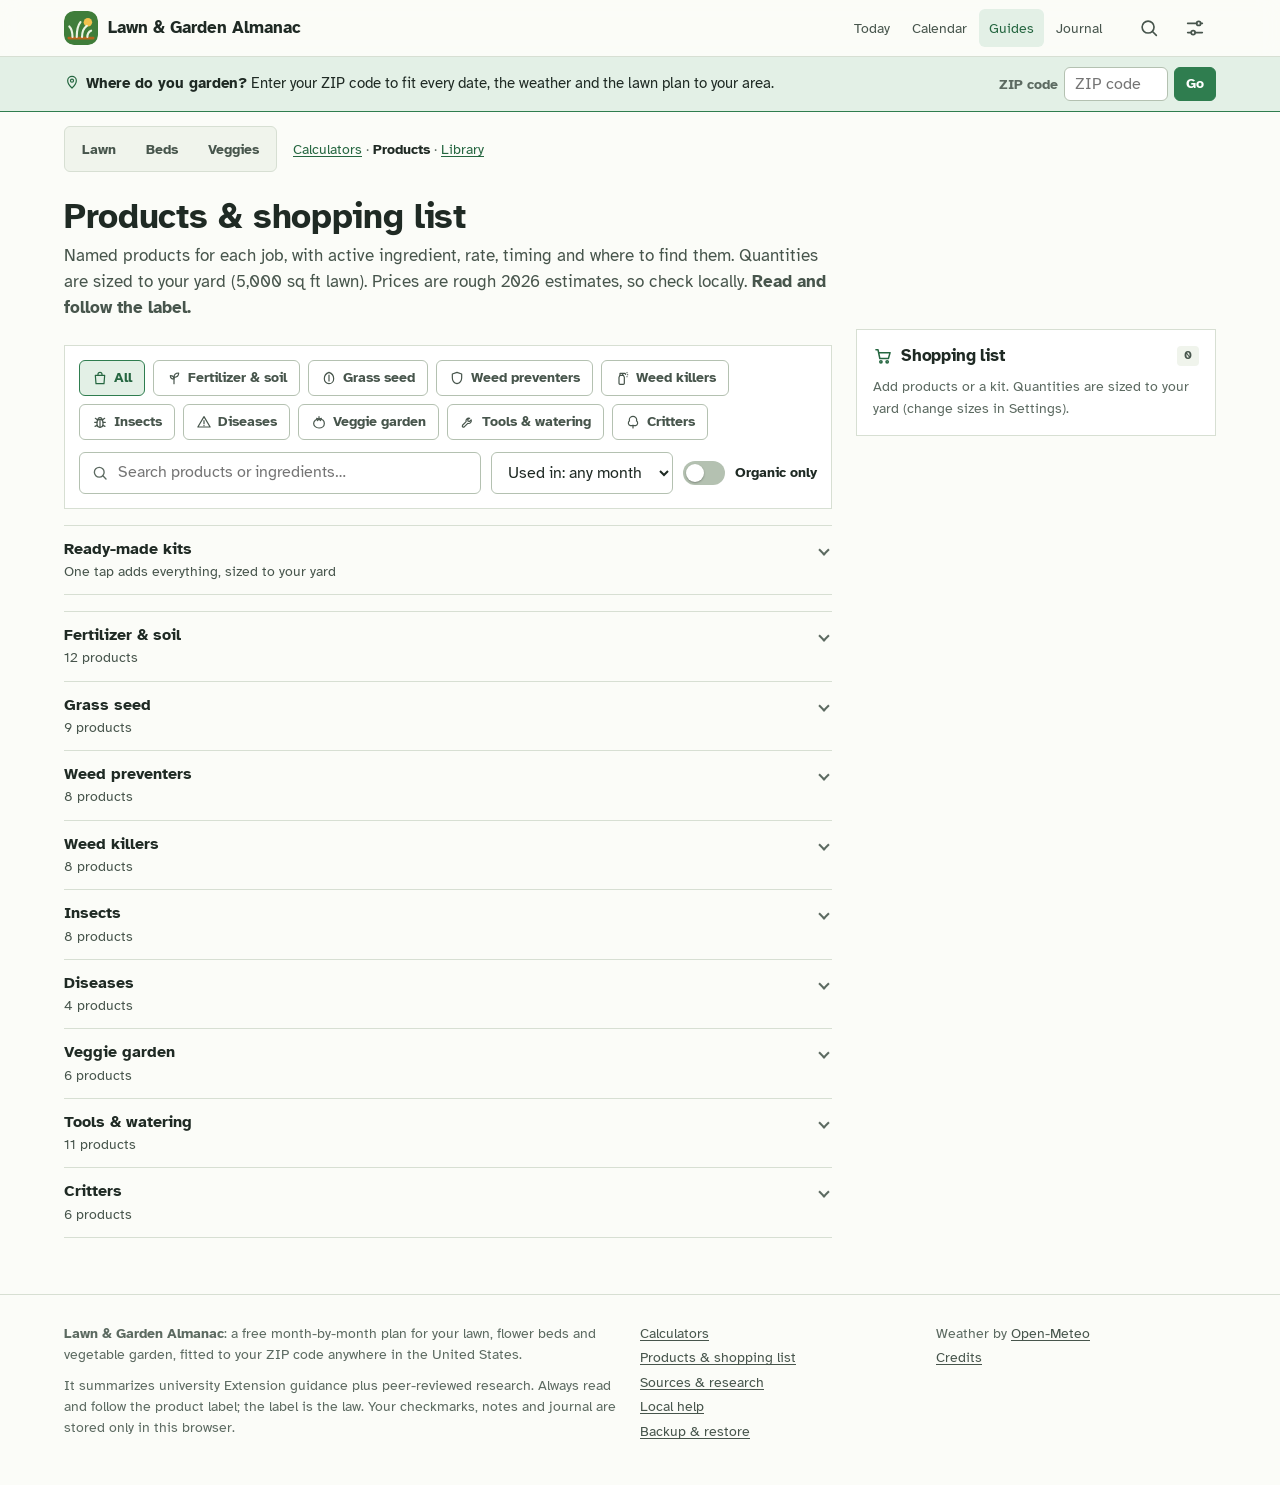
<file: products.html>
<!doctype html>
<html lang="en">
<head>
<meta charset="utf-8">
<meta name="viewport" content="width=device-width, initial-scale=1, viewport-fit=cover">
<title>Products & shopping list · Lawn &amp; Garden Almanac</title>
<meta name="description" content="Specific lawn and garden product recommendations with rates, timing and a shopping list sized to your yard.">
<meta name="theme-color" content="#fbfcf8">
<meta name="color-scheme" content="light dark">
<meta property="og:type" content="website">
<meta property="og:title" content="Products & shopping list · Lawn &amp; Garden Almanac">
<meta property="og:description" content="Specific lawn and garden product recommendations with rates, timing and a shopping list sized to your yard.">
<meta property="og:image" content="assets/og.png">
<meta property="og:image:width" content="1200">
<meta property="og:image:height" content="630">
<meta property="og:image:alt" content="Lawn &amp; Garden Almanac: a month-by-month plan for your lawn, flower beds and vegetable garden, fitted to your ZIP code">
<meta name="twitter:card" content="summary_large_image">
<link rel="icon" href="assets/icon.svg" type="image/svg+xml">
<link rel="apple-touch-icon" href="assets/apple-touch-icon.png">
<link rel="manifest" href="manifest.webmanifest">
<link rel="preload" href="assets/fonts/atkinson-400.woff2" as="font" type="font/woff2" crossorigin>
<link rel="preload" href="assets/fonts/atkinson-700.woff2" as="font" type="font/woff2" crossorigin>
<link rel="stylesheet" href="css/app.css">
<link rel="stylesheet" href="css/print.css" media="print">
<script>
  // Apply a saved theme before first paint (avoids a light/dark flash).
  try { var s = JSON.parse(localStorage.getItem('kcAlmanac.v1') || '{}').settings || {}; if (s.theme === 'light' || s.theme === 'dark') document.documentElement.setAttribute('data-theme', s.theme); } catch (e) {}
</script>
<script type="module" src="js/pages/products.js"></script>
</head>
<body>
<header id="site-header" class="site-header"></header>
<main id="main" class="container">
  <noscript><div class="noscript"><h1>Lawn &amp; Garden Almanac</h1><p>This interactive planner needs JavaScript. Please enable it, or use a modern browser.</p></div></noscript>
  <div id="app"></div>
</main>
</body>
</html>
</file>
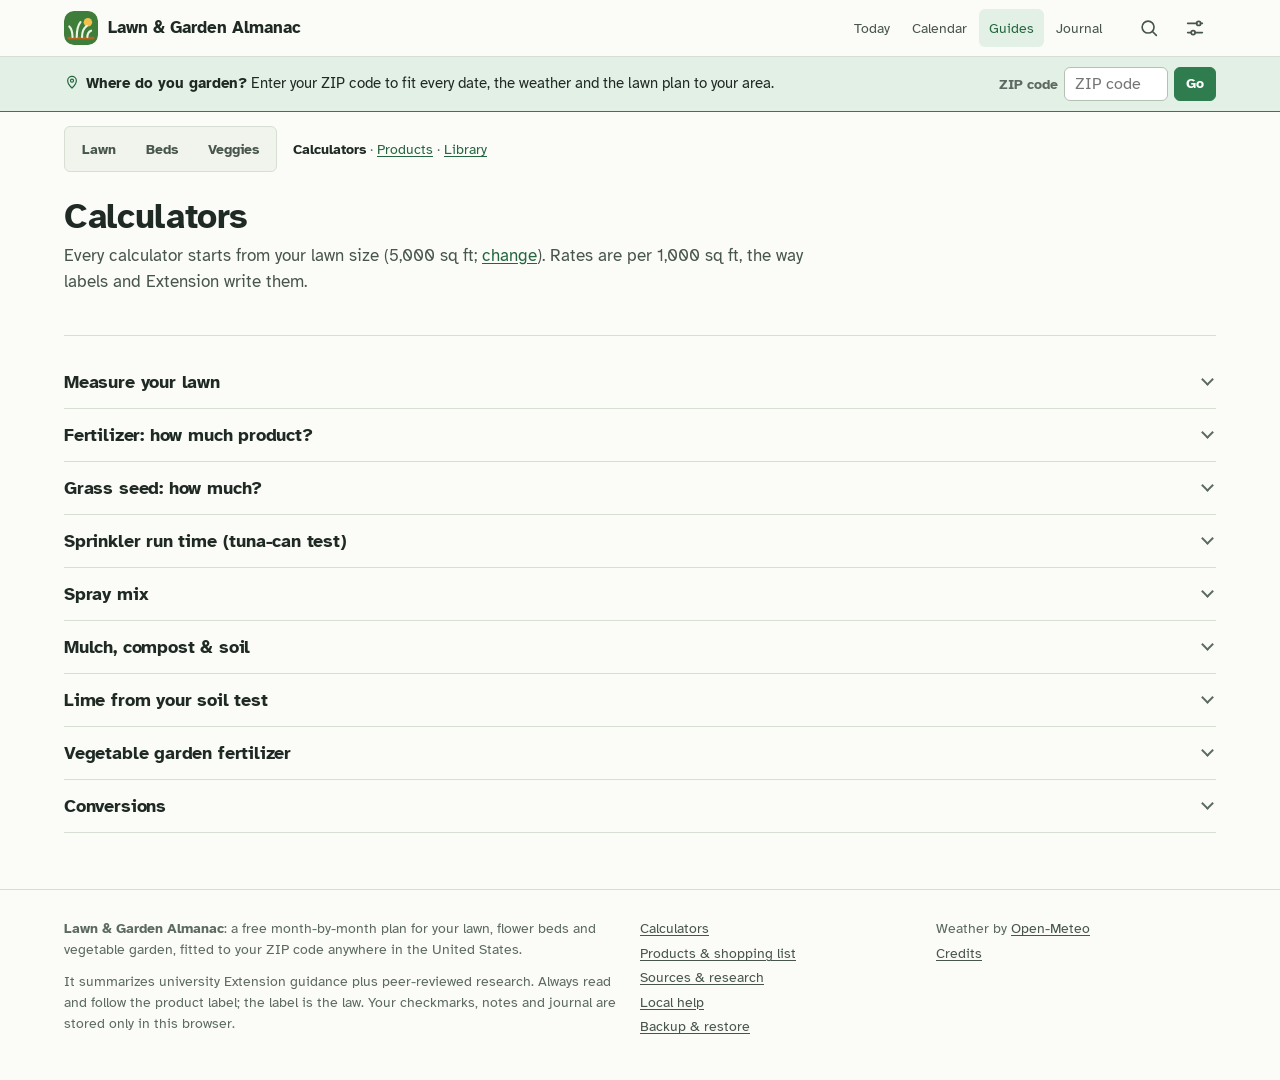
<file: tools.html>
<!doctype html>
<html lang="en">
<head>
<meta charset="utf-8">
<meta name="viewport" content="width=device-width, initial-scale=1, viewport-fit=cover">
<title>Calculators · Lawn &amp; Garden Almanac</title>
<meta name="description" content="Lawn and garden calculators: fertilizer, grass seed, sprinkler run time, spray mix, mulch, lime and lawn area.">
<meta name="theme-color" content="#fbfcf8">
<meta name="color-scheme" content="light dark">
<meta property="og:type" content="website">
<meta property="og:title" content="Calculators · Lawn &amp; Garden Almanac">
<meta property="og:description" content="Lawn and garden calculators: fertilizer, grass seed, sprinkler run time, spray mix, mulch, lime and lawn area.">
<meta property="og:image" content="assets/og.png">
<meta property="og:image:width" content="1200">
<meta property="og:image:height" content="630">
<meta property="og:image:alt" content="Lawn &amp; Garden Almanac: a month-by-month plan for your lawn, flower beds and vegetable garden, fitted to your ZIP code">
<meta name="twitter:card" content="summary_large_image">
<link rel="icon" href="assets/icon.svg" type="image/svg+xml">
<link rel="apple-touch-icon" href="assets/apple-touch-icon.png">
<link rel="manifest" href="manifest.webmanifest">
<link rel="preload" href="assets/fonts/atkinson-400.woff2" as="font" type="font/woff2" crossorigin>
<link rel="preload" href="assets/fonts/atkinson-700.woff2" as="font" type="font/woff2" crossorigin>
<link rel="stylesheet" href="css/app.css">
<link rel="stylesheet" href="css/print.css" media="print">
<script>
  // Apply a saved theme before first paint (avoids a light/dark flash).
  try { var s = JSON.parse(localStorage.getItem('kcAlmanac.v1') || '{}').settings || {}; if (s.theme === 'light' || s.theme === 'dark') document.documentElement.setAttribute('data-theme', s.theme); } catch (e) {}
</script>
<script type="module" src="js/pages/tools.js"></script>
</head>
<body>
<header id="site-header" class="site-header"></header>
<main id="main" class="container">
  <noscript><div class="noscript"><h1>Lawn &amp; Garden Almanac</h1><p>This interactive planner needs JavaScript. Please enable it, or use a modern browser.</p></div></noscript>
  <div id="app"></div>
</main>
</body>
</html>
</file>
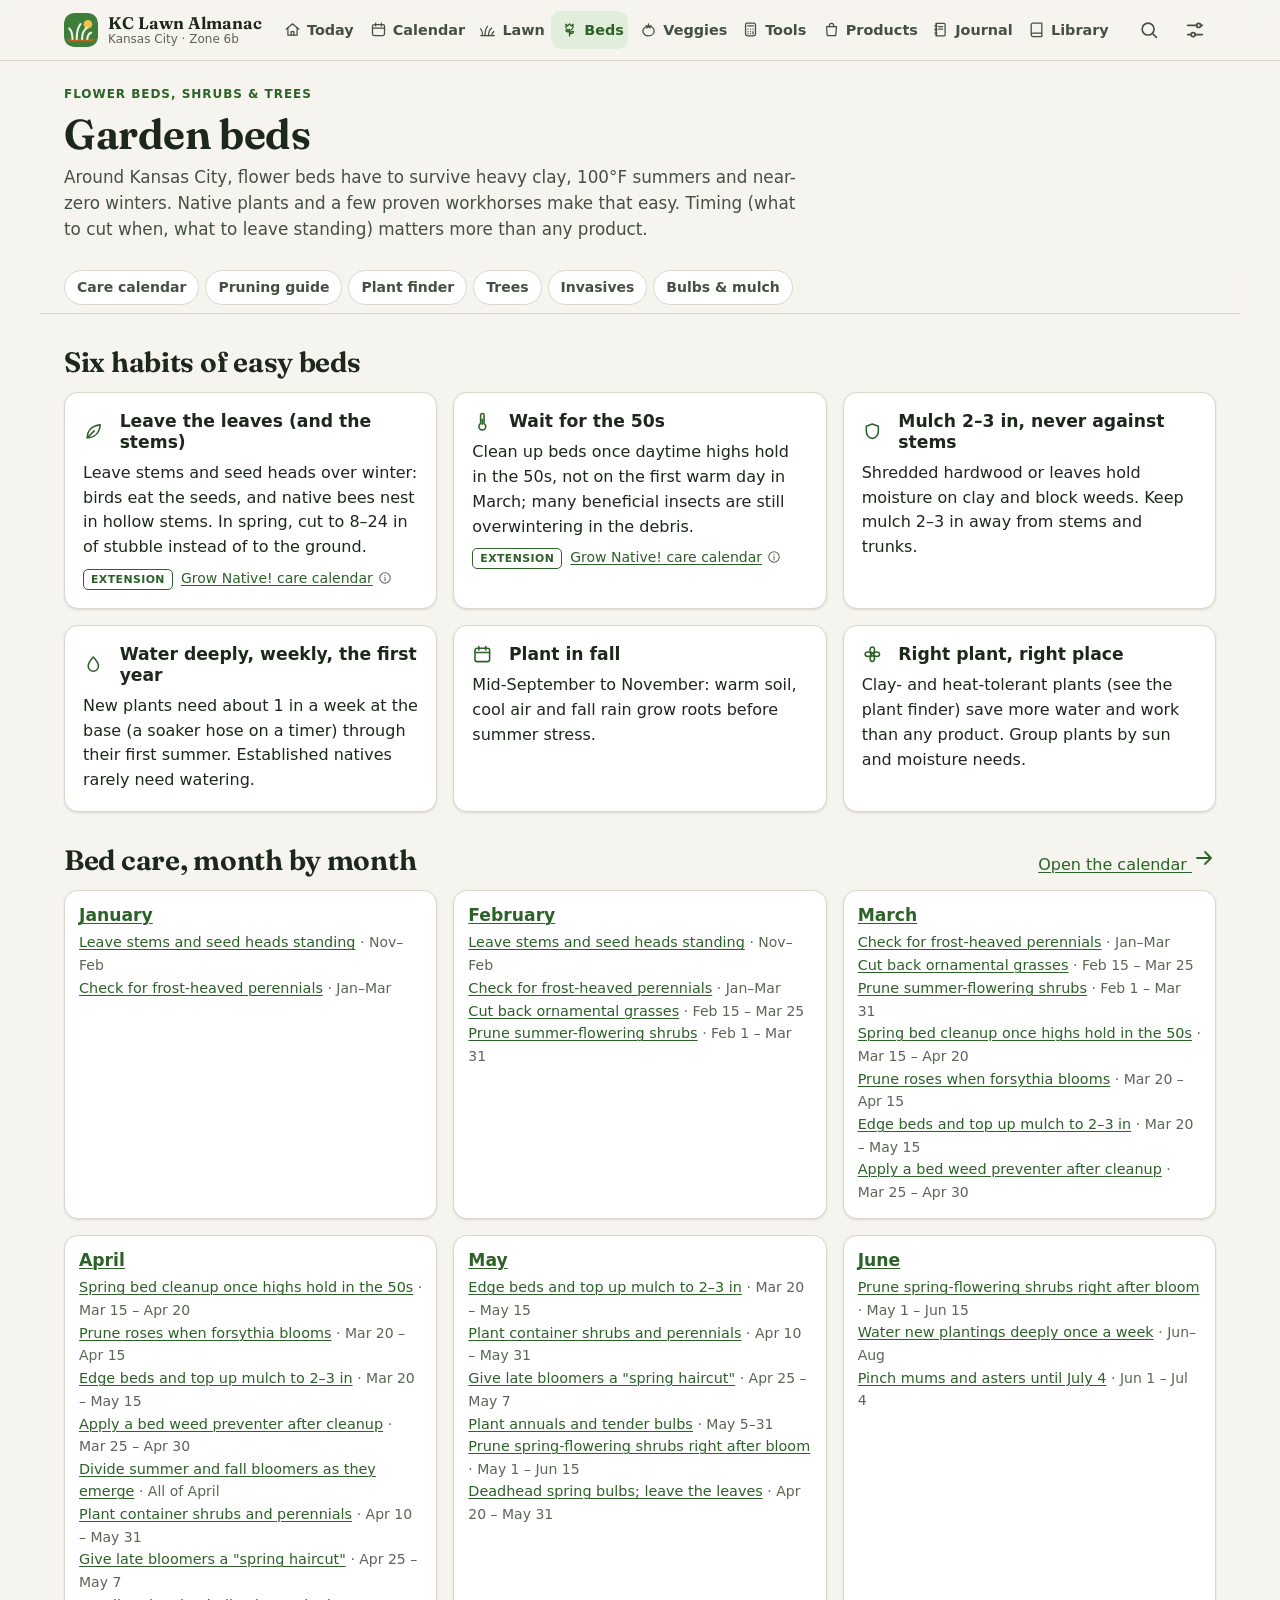
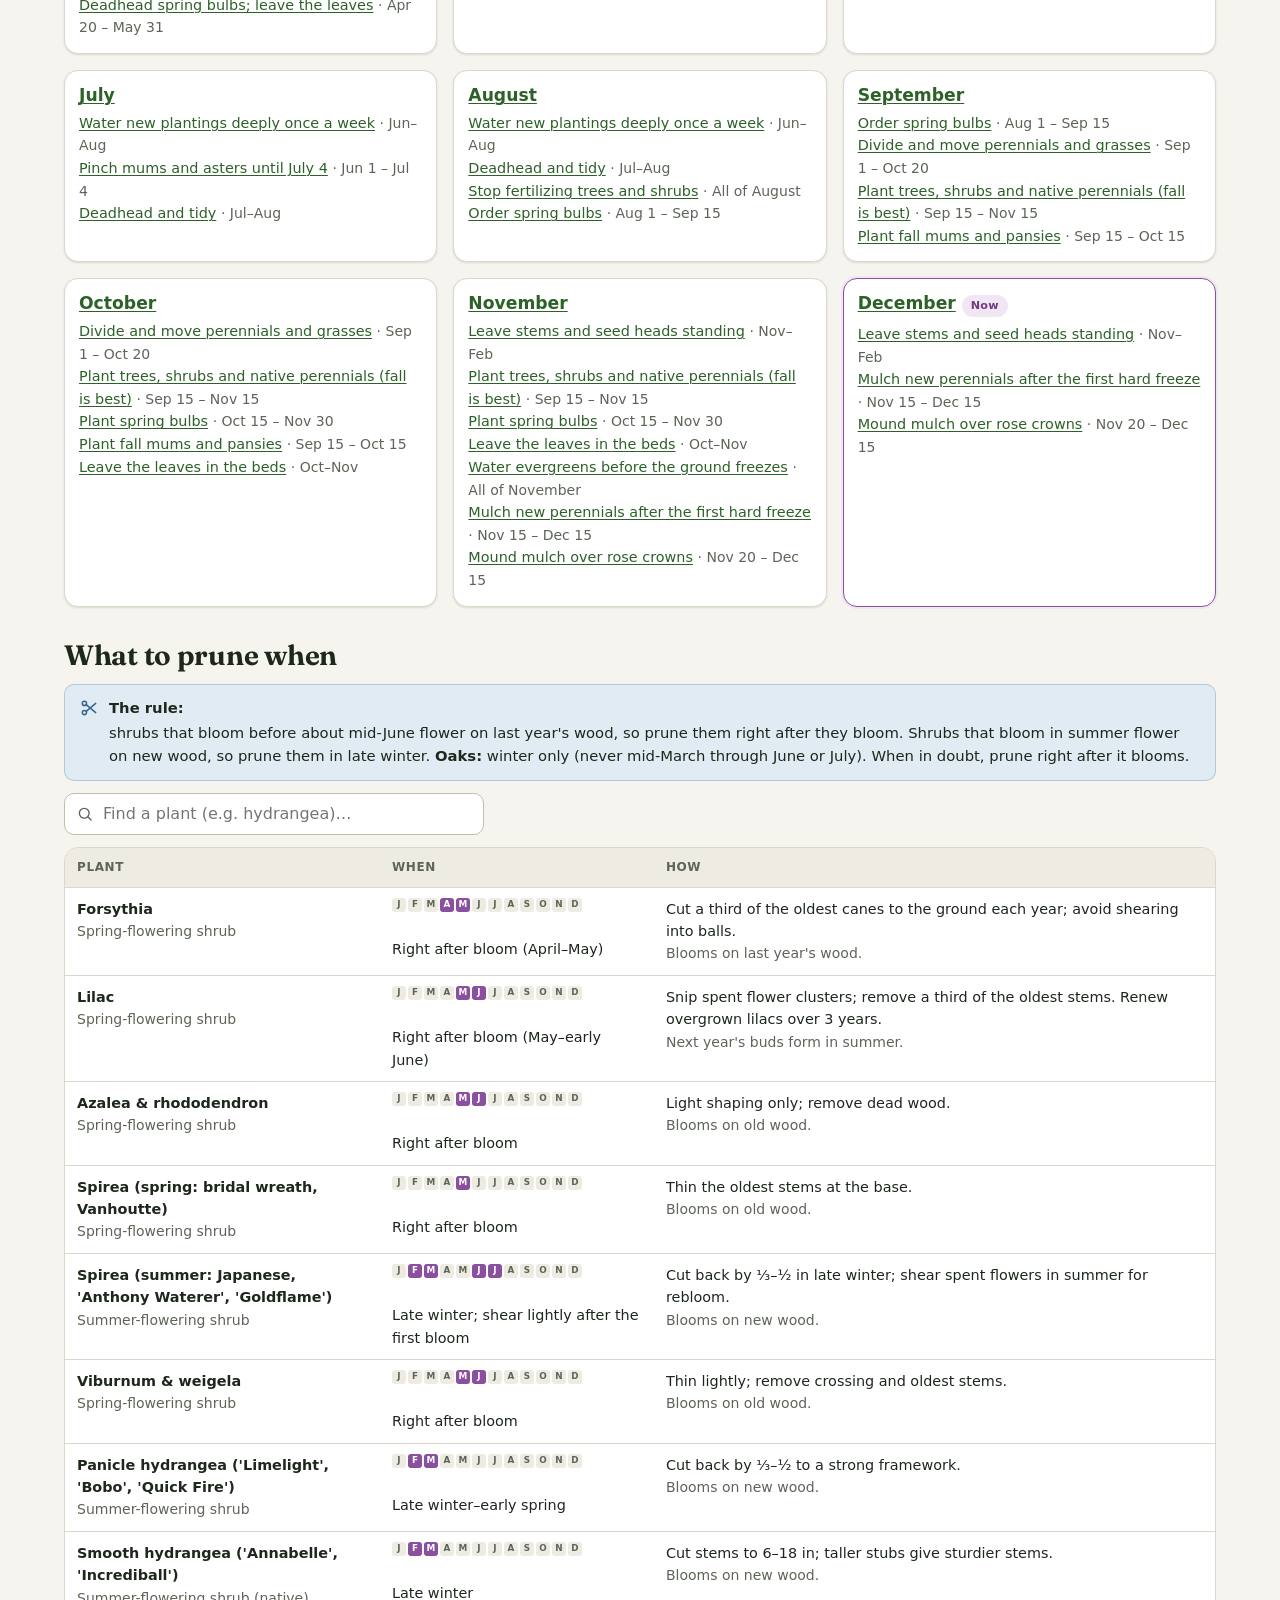
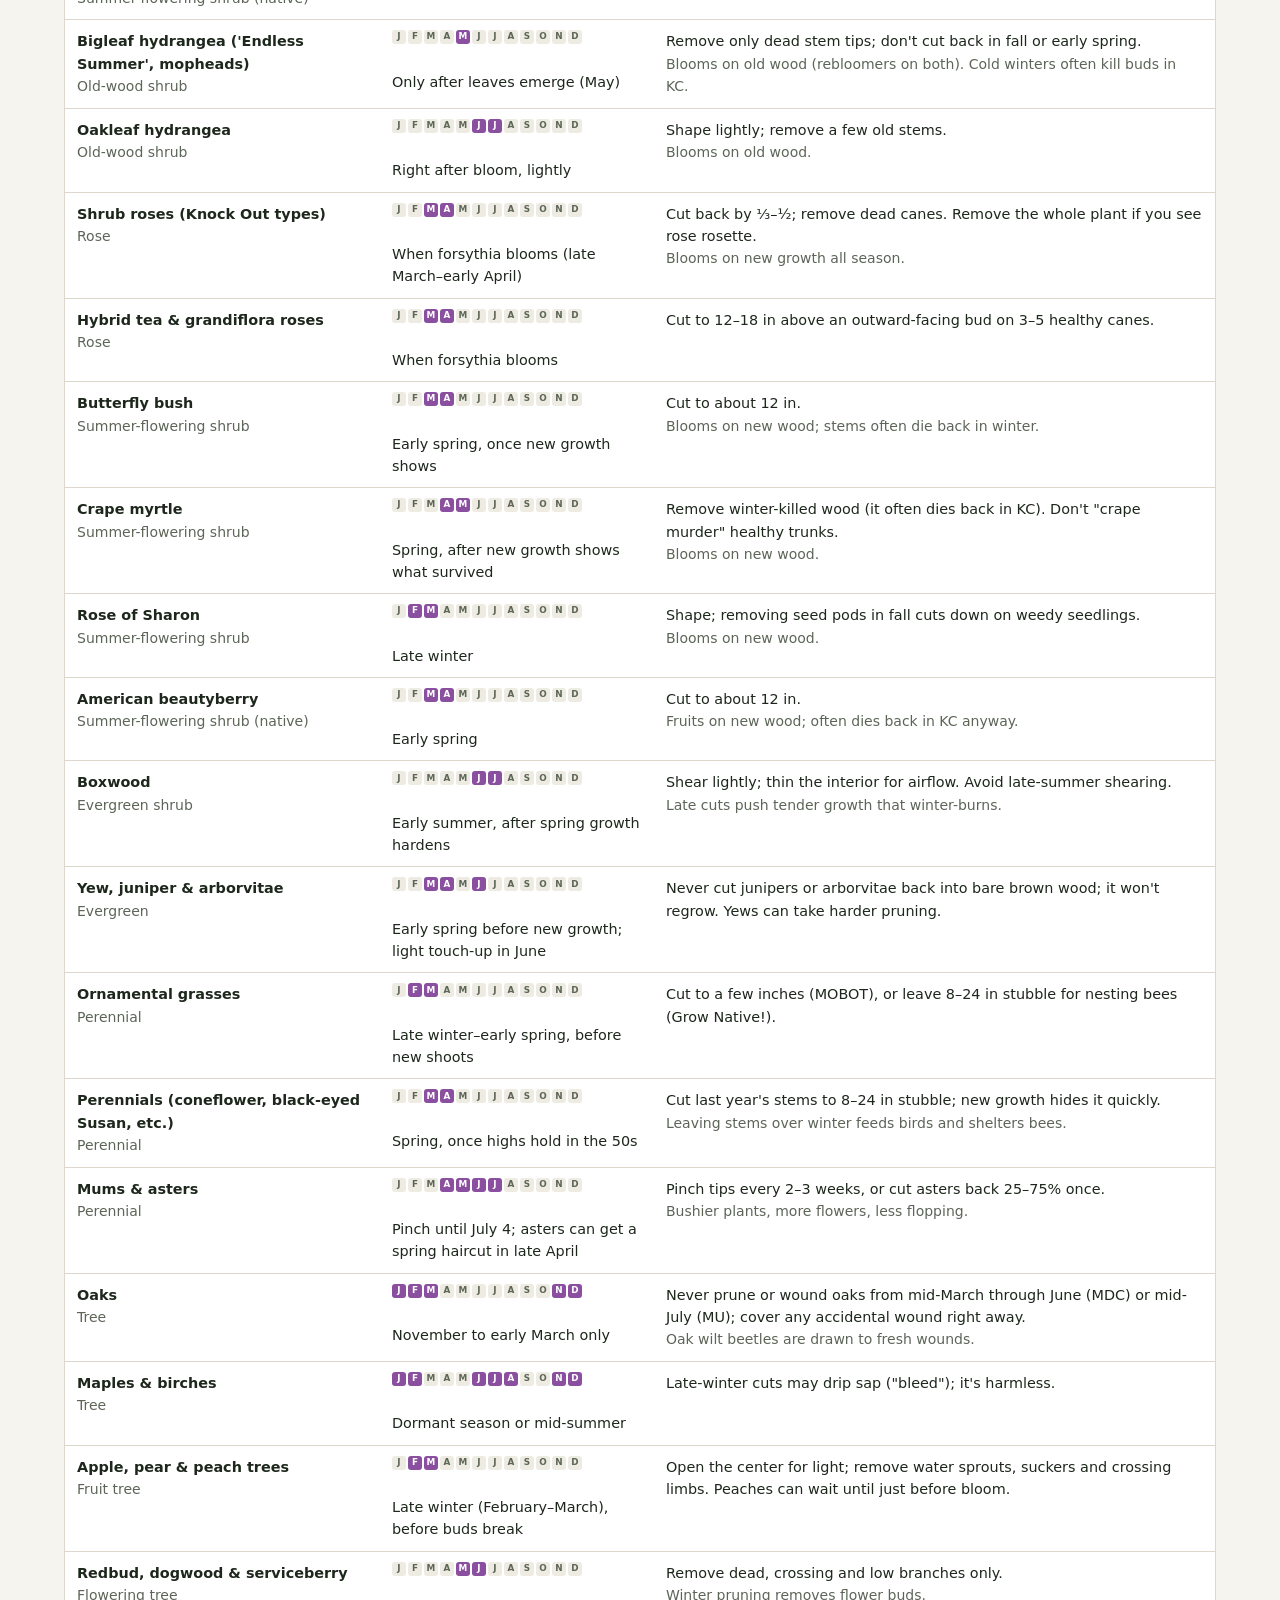
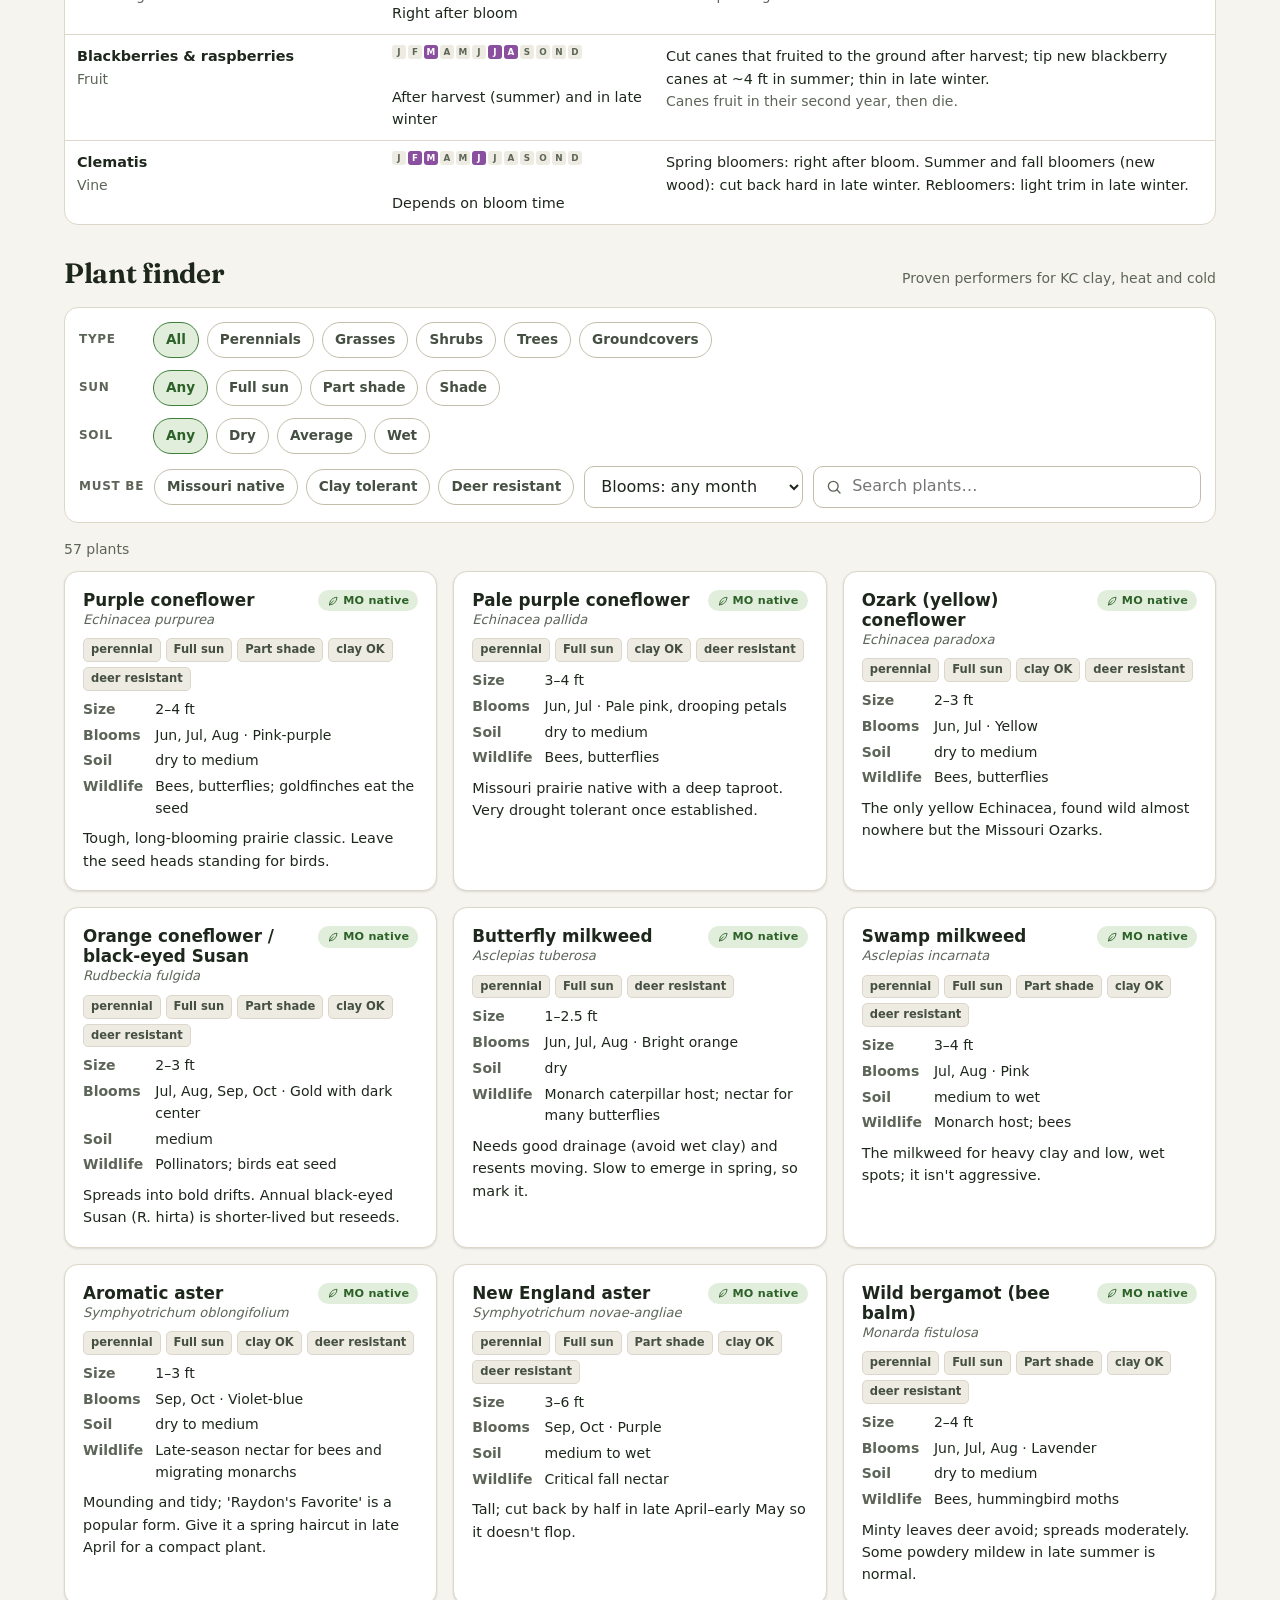
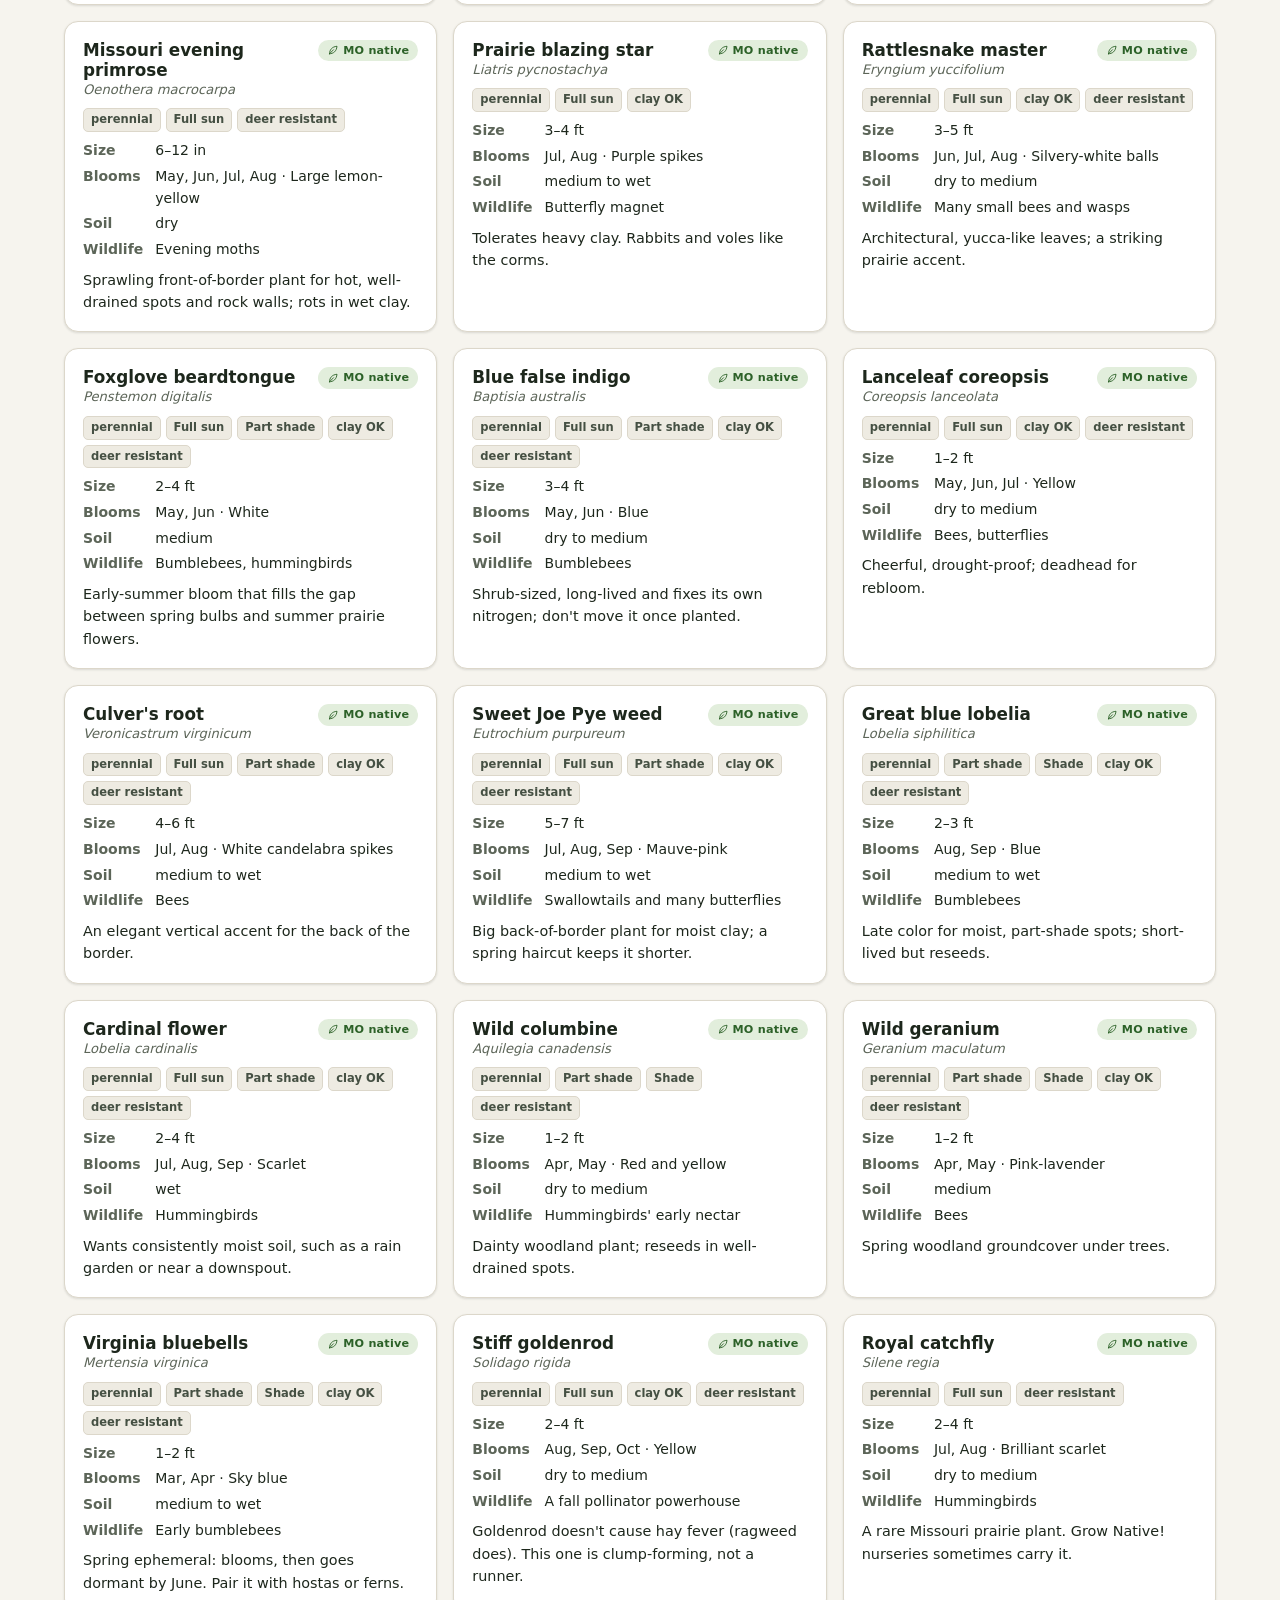
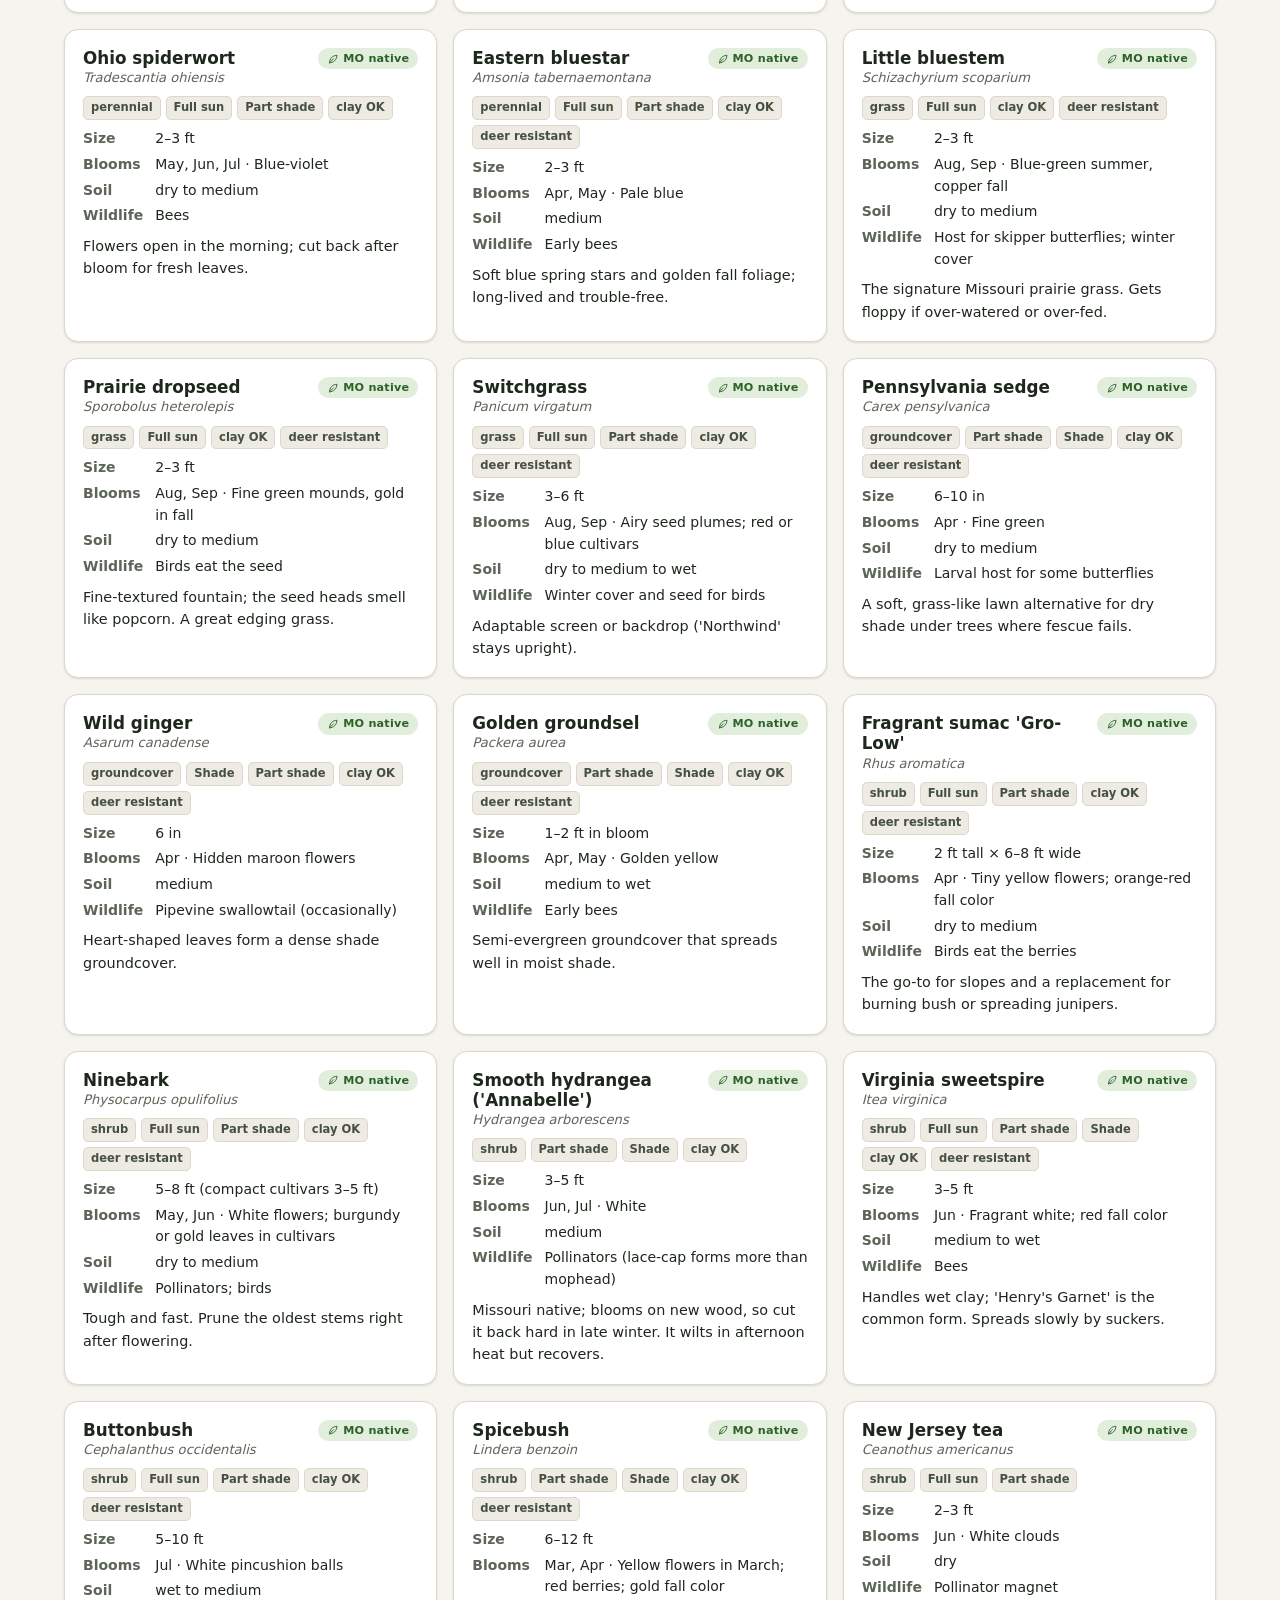
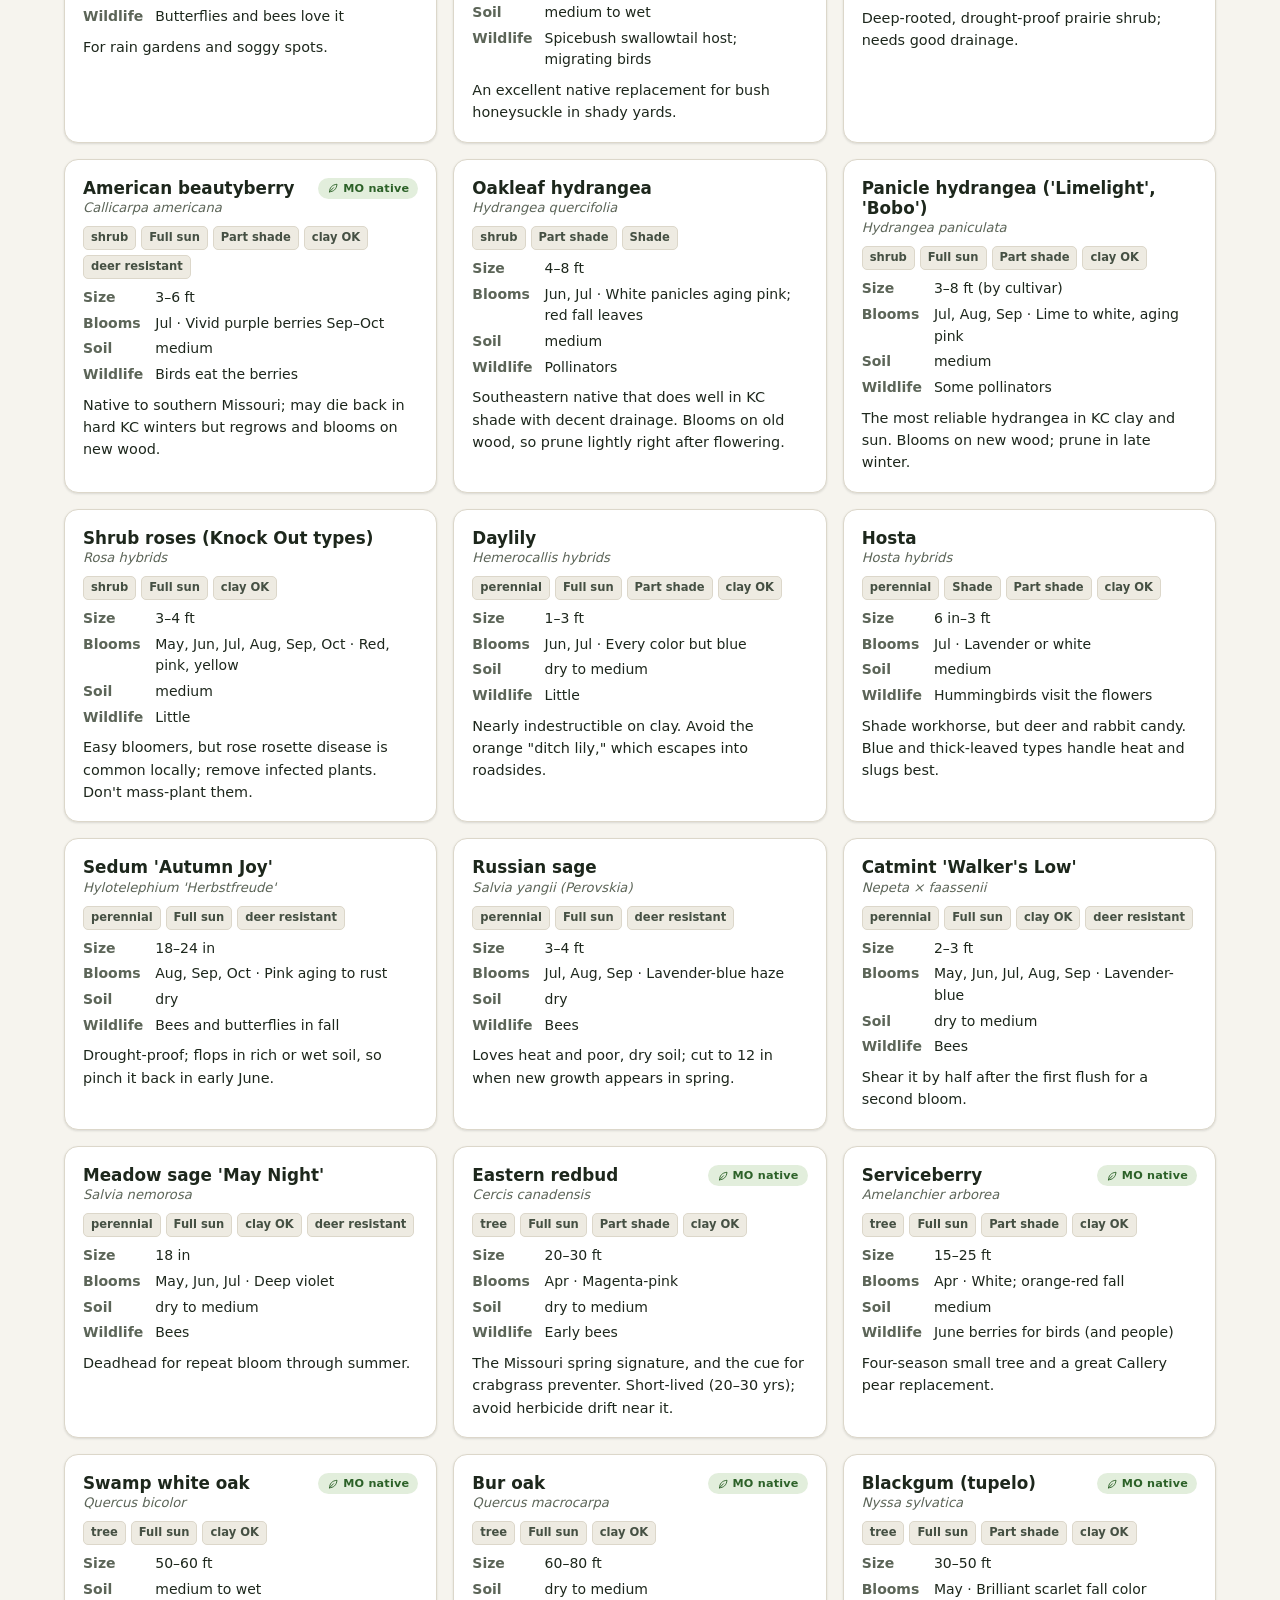
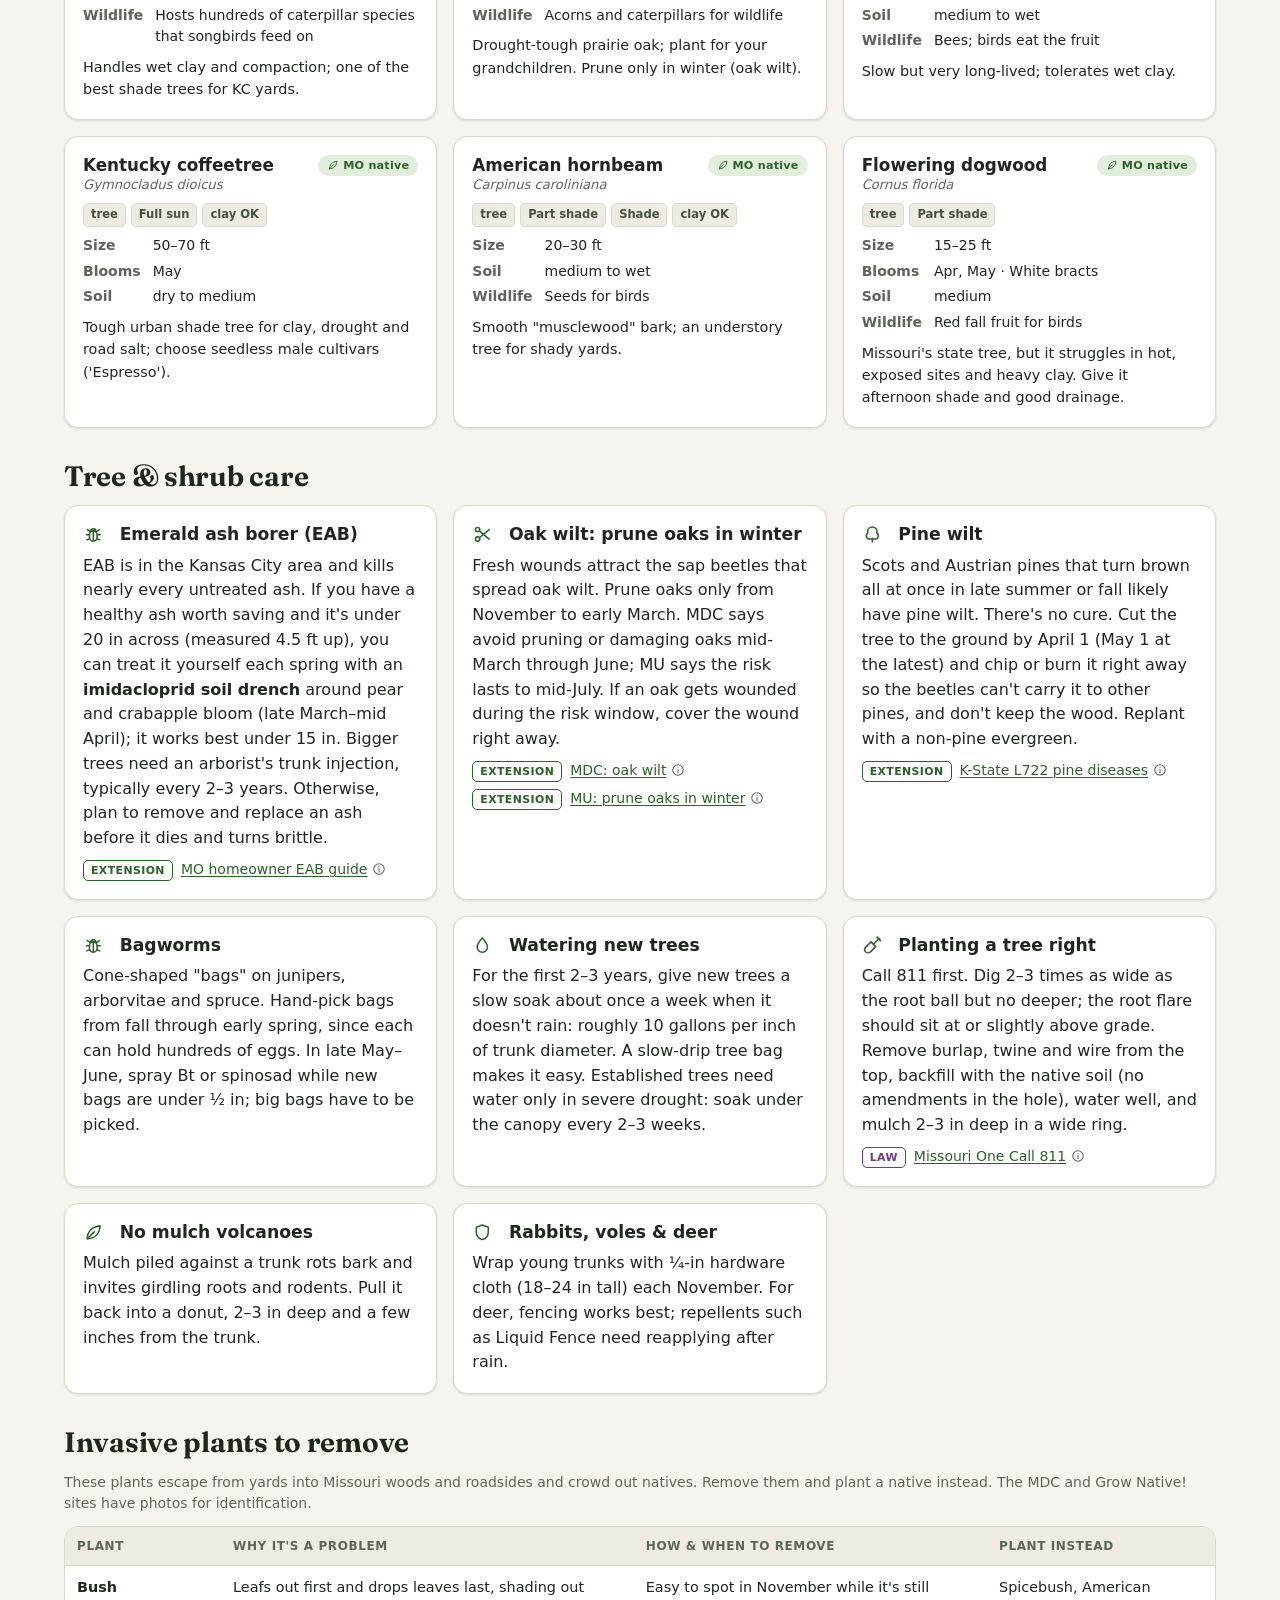
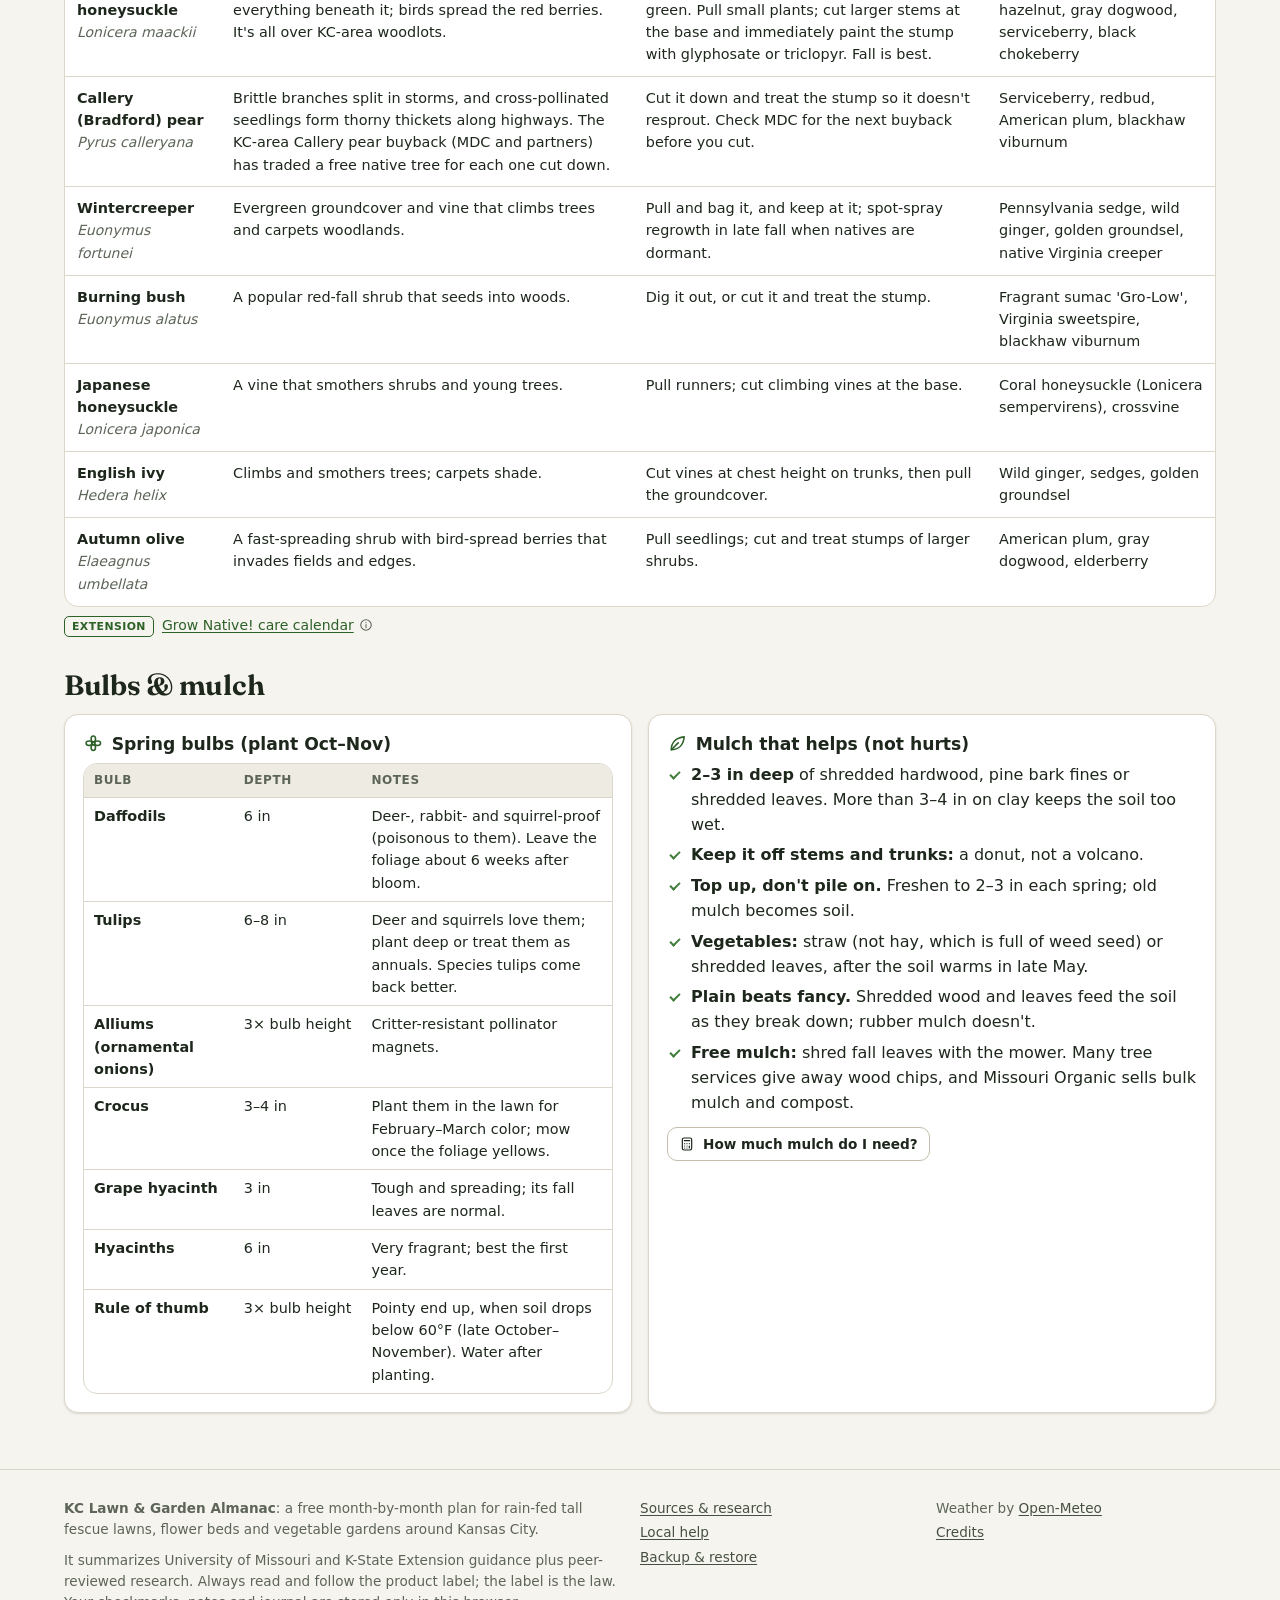
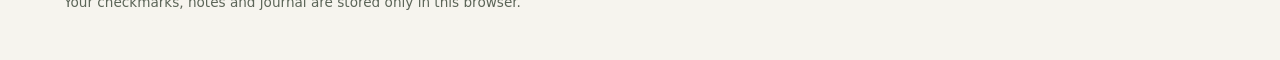
<file: docs/beds.html>
<!doctype html>
<html lang="en">
<head>
<meta charset="utf-8">
<meta name="viewport" content="width=device-width, initial-scale=1, viewport-fit=cover">
<title>Garden beds · KC Lawn &amp; Garden Almanac</title>
<meta name="description" content="Flower bed and landscape care for the Kansas City area: pruning guide, native plant finder, tree care, invasive plants and mulch.">
<meta name="theme-color" content="#f6f4ee">
<meta name="color-scheme" content="light dark">
<meta property="og:type" content="website">
<meta property="og:title" content="Garden beds · KC Lawn &amp; Garden Almanac">
<meta property="og:description" content="Flower bed and landscape care for the Kansas City area: pruning guide, native plant finder, tree care, invasive plants and mulch.">
<meta property="og:image" content="assets/og.png">
<meta property="og:image:width" content="1200">
<meta property="og:image:height" content="630">
<meta property="og:image:alt" content="KC Lawn &amp; Garden Almanac: a month-by-month plan for a rain-fed tall fescue lawn, flower beds and a vegetable garden">
<meta name="twitter:card" content="summary_large_image">
<link rel="icon" href="assets/icon.svg" type="image/svg+xml">
<link rel="apple-touch-icon" href="assets/apple-touch-icon.png">
<link rel="manifest" href="manifest.webmanifest">
<link rel="preload" href="assets/fonts/fraunces-latin.woff2" as="font" type="font/woff2" crossorigin>
<link rel="stylesheet" href="css/app.css">
<link rel="stylesheet" href="css/print.css" media="print">
<script>
  // Apply a saved theme before first paint (avoids a light/dark flash).
  try { var s = JSON.parse(localStorage.getItem('kcAlmanac.v1') || '{}').settings || {}; if (s.theme === 'light' || s.theme === 'dark') document.documentElement.setAttribute('data-theme', s.theme); } catch (e) {}
</script>
<script type="module" src="js/pages/beds.js"></script>
</head>
<body>
<header id="site-header" class="site-header"></header>
<main id="main" class="container">
  <noscript><div class="noscript"><h1>KC Lawn &amp; Garden Almanac</h1><p>This interactive planner needs JavaScript. Please enable it, or use a modern browser.</p></div></noscript>
  <div id="app"></div>
</main>
</body>
</html>
</file>
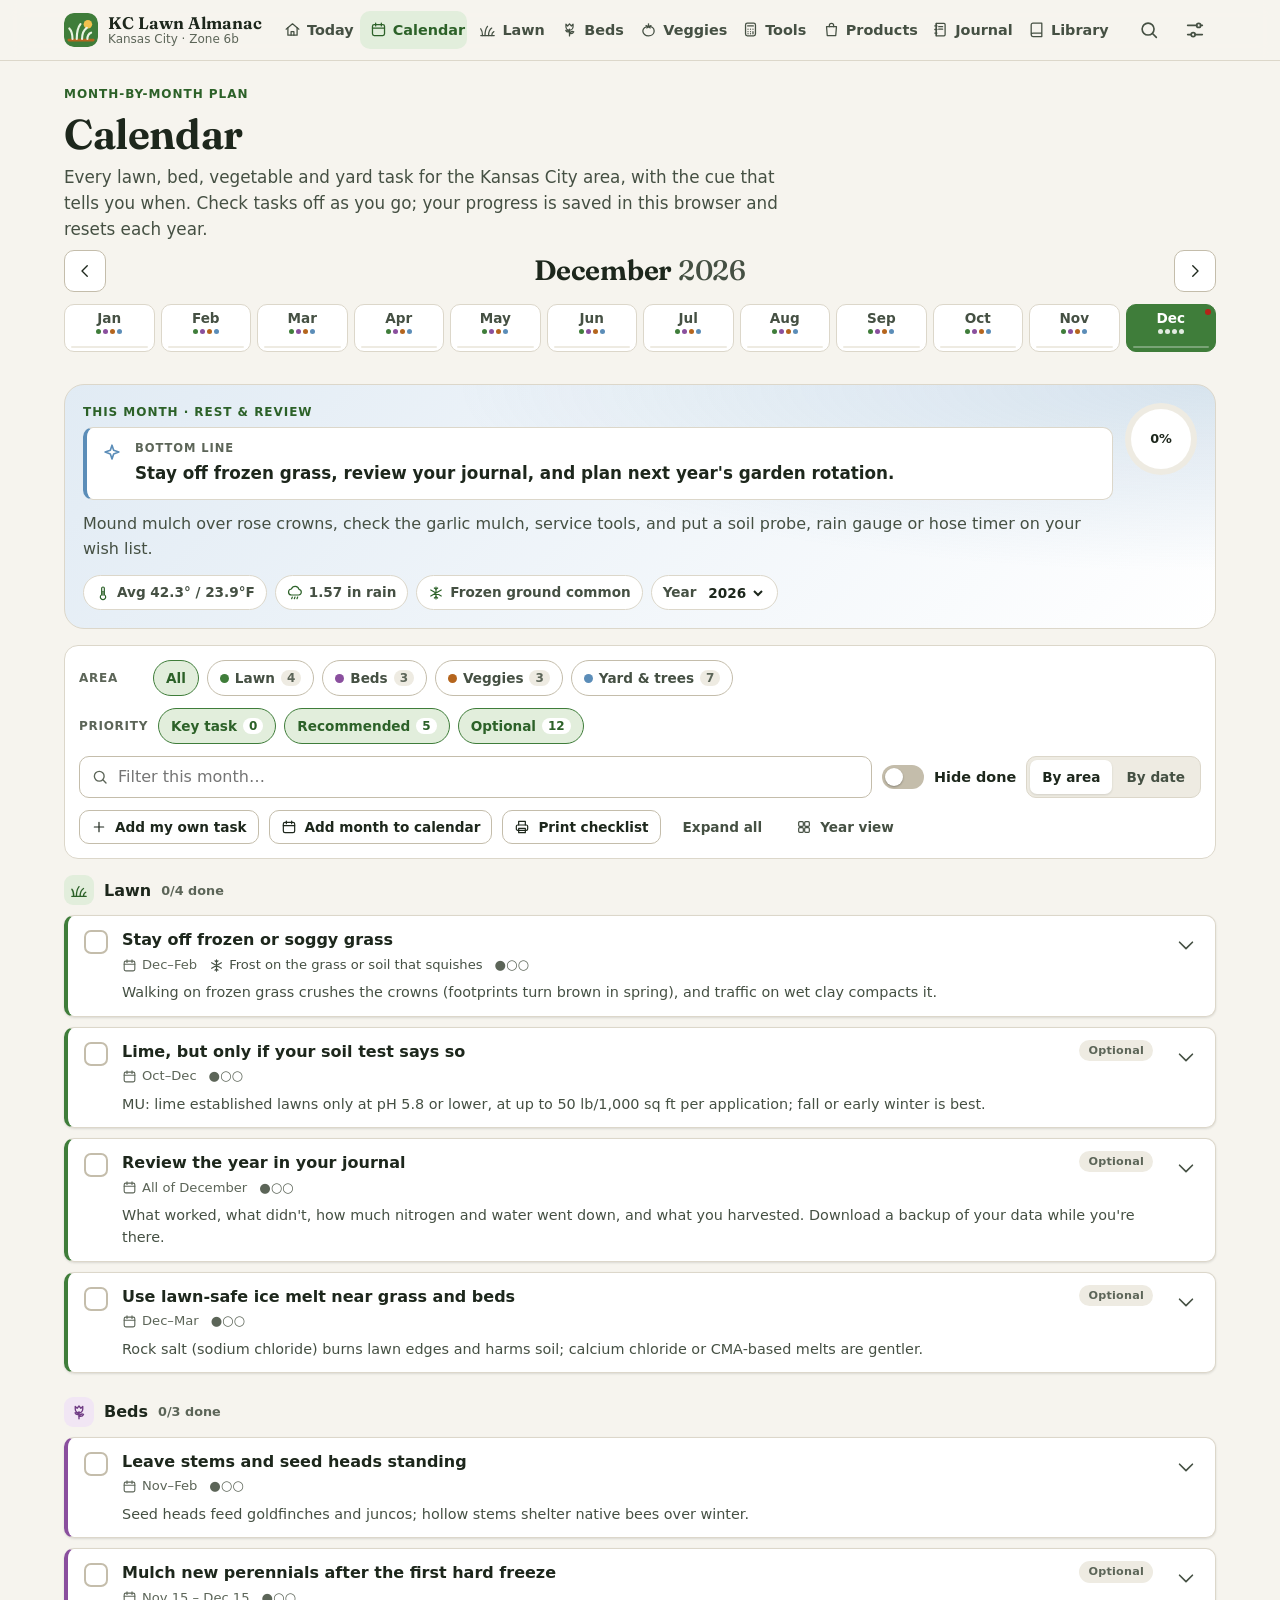
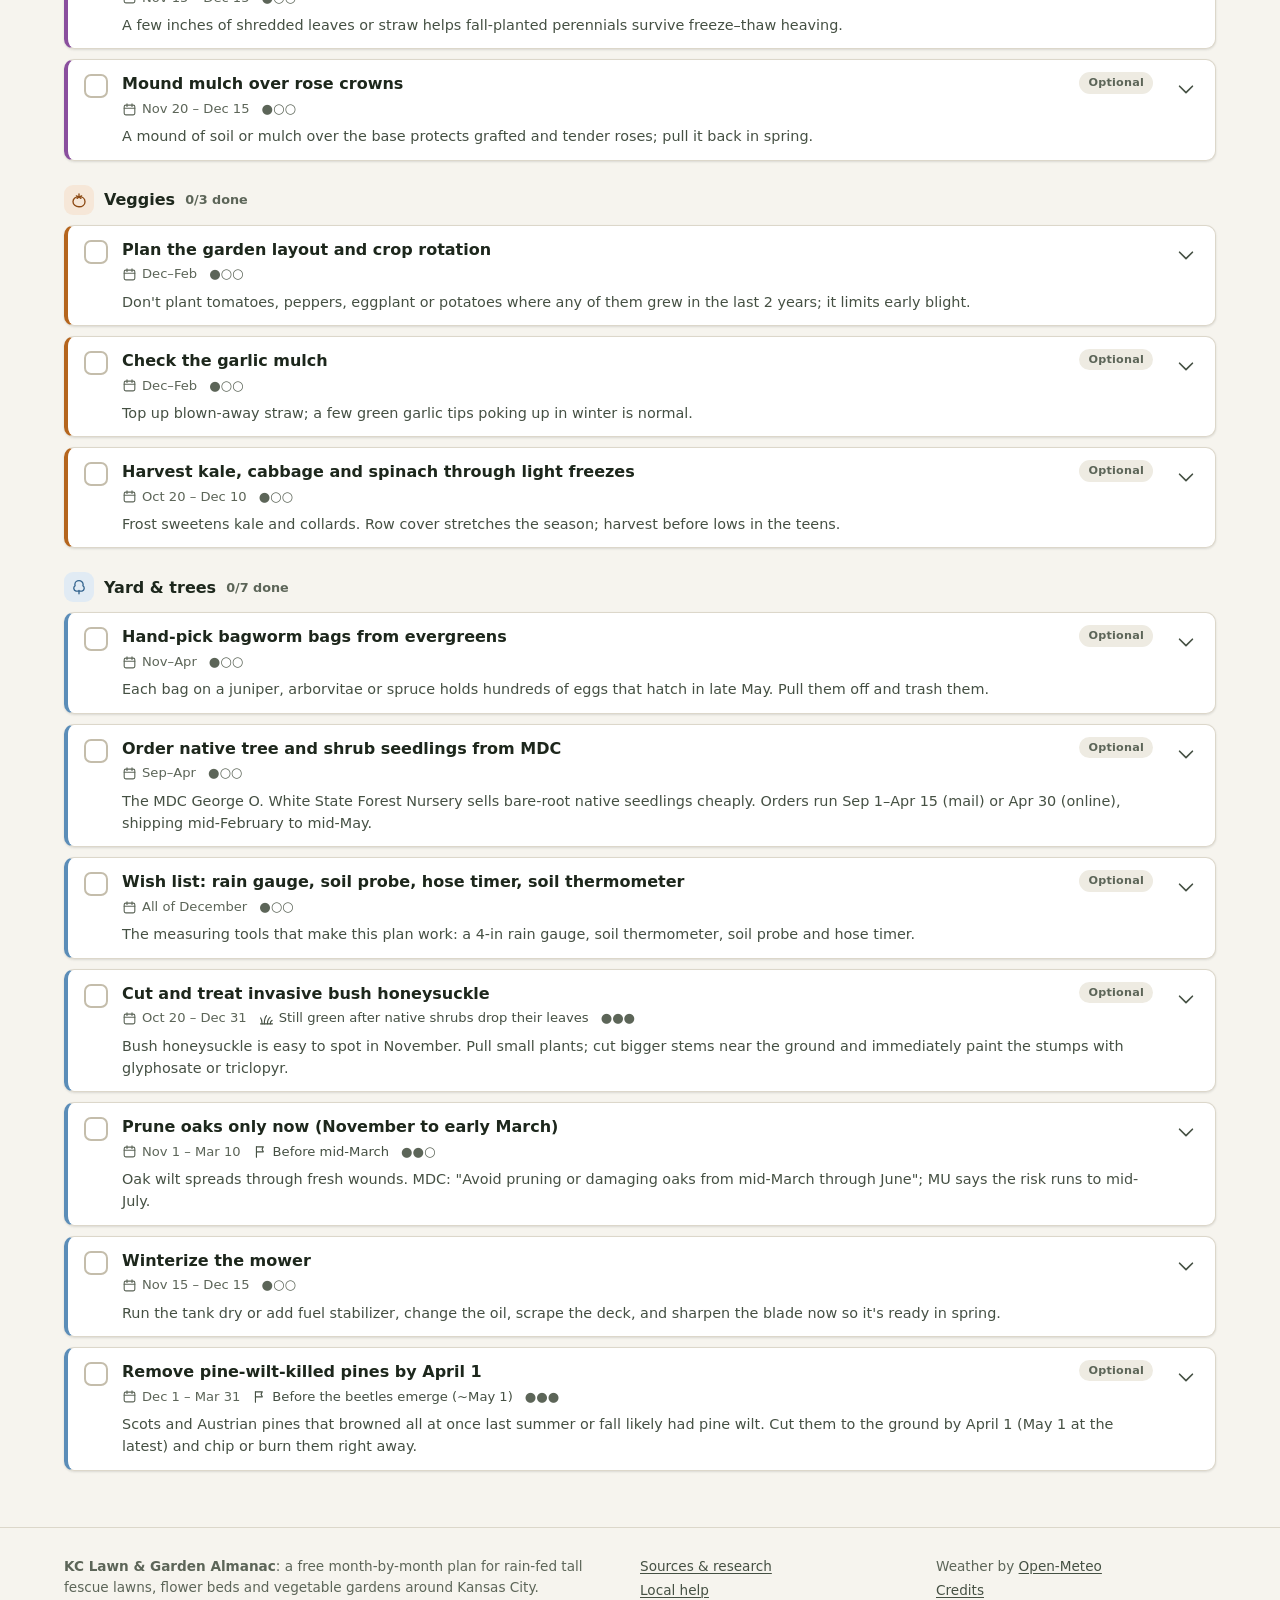
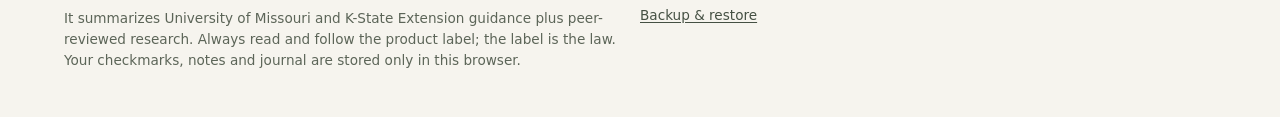
<file: docs/calendar.html>
<!doctype html>
<html lang="en">
<head>
<meta charset="utf-8">
<meta name="viewport" content="width=device-width, initial-scale=1, viewport-fit=cover">
<title>Month-by-month calendar · KC Lawn &amp; Garden Almanac</title>
<meta name="description" content="Interactive month-by-month lawn, flower bed and vegetable garden calendar for the Kansas City area, with checklists and calendar export.">
<meta name="theme-color" content="#f6f4ee">
<meta name="color-scheme" content="light dark">
<meta property="og:type" content="website">
<meta property="og:title" content="Month-by-month calendar · KC Lawn &amp; Garden Almanac">
<meta property="og:description" content="Interactive month-by-month lawn, flower bed and vegetable garden calendar for the Kansas City area, with checklists and calendar export.">
<meta property="og:image" content="assets/og.png">
<meta property="og:image:width" content="1200">
<meta property="og:image:height" content="630">
<meta property="og:image:alt" content="KC Lawn &amp; Garden Almanac: a month-by-month plan for a rain-fed tall fescue lawn, flower beds and a vegetable garden">
<meta name="twitter:card" content="summary_large_image">
<link rel="icon" href="assets/icon.svg" type="image/svg+xml">
<link rel="apple-touch-icon" href="assets/apple-touch-icon.png">
<link rel="manifest" href="manifest.webmanifest">
<link rel="preload" href="assets/fonts/fraunces-latin.woff2" as="font" type="font/woff2" crossorigin>
<link rel="stylesheet" href="css/app.css">
<link rel="stylesheet" href="css/print.css" media="print">
<script>
  // Apply a saved theme before first paint (avoids a light/dark flash).
  try { var s = JSON.parse(localStorage.getItem('kcAlmanac.v1') || '{}').settings || {}; if (s.theme === 'light' || s.theme === 'dark') document.documentElement.setAttribute('data-theme', s.theme); } catch (e) {}
</script>
<script type="module" src="js/pages/calendar.js"></script>
</head>
<body>
<header id="site-header" class="site-header"></header>
<main id="main" class="container">
  <noscript><div class="noscript"><h1>KC Lawn &amp; Garden Almanac</h1><p>This interactive planner needs JavaScript. Please enable it, or use a modern browser.</p></div></noscript>
  <div id="app"></div>
</main>
</body>
</html>
</file>
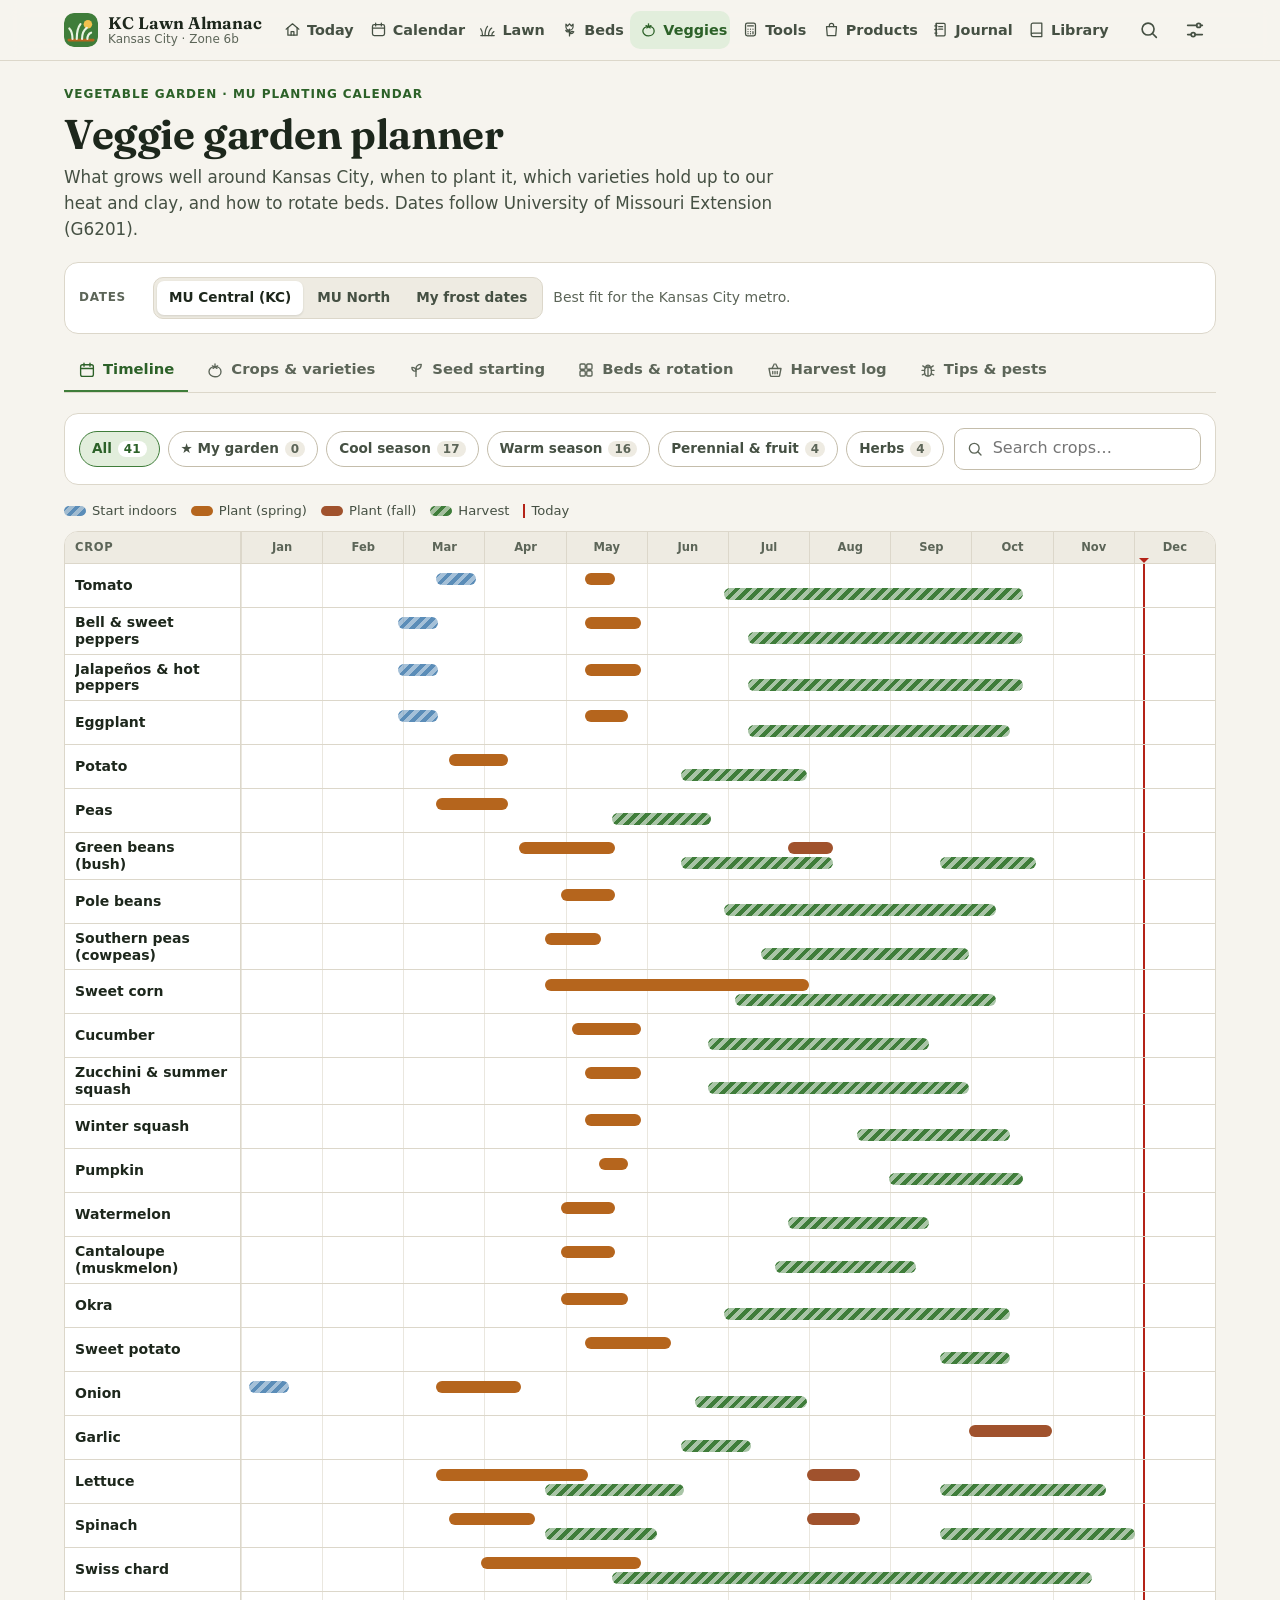
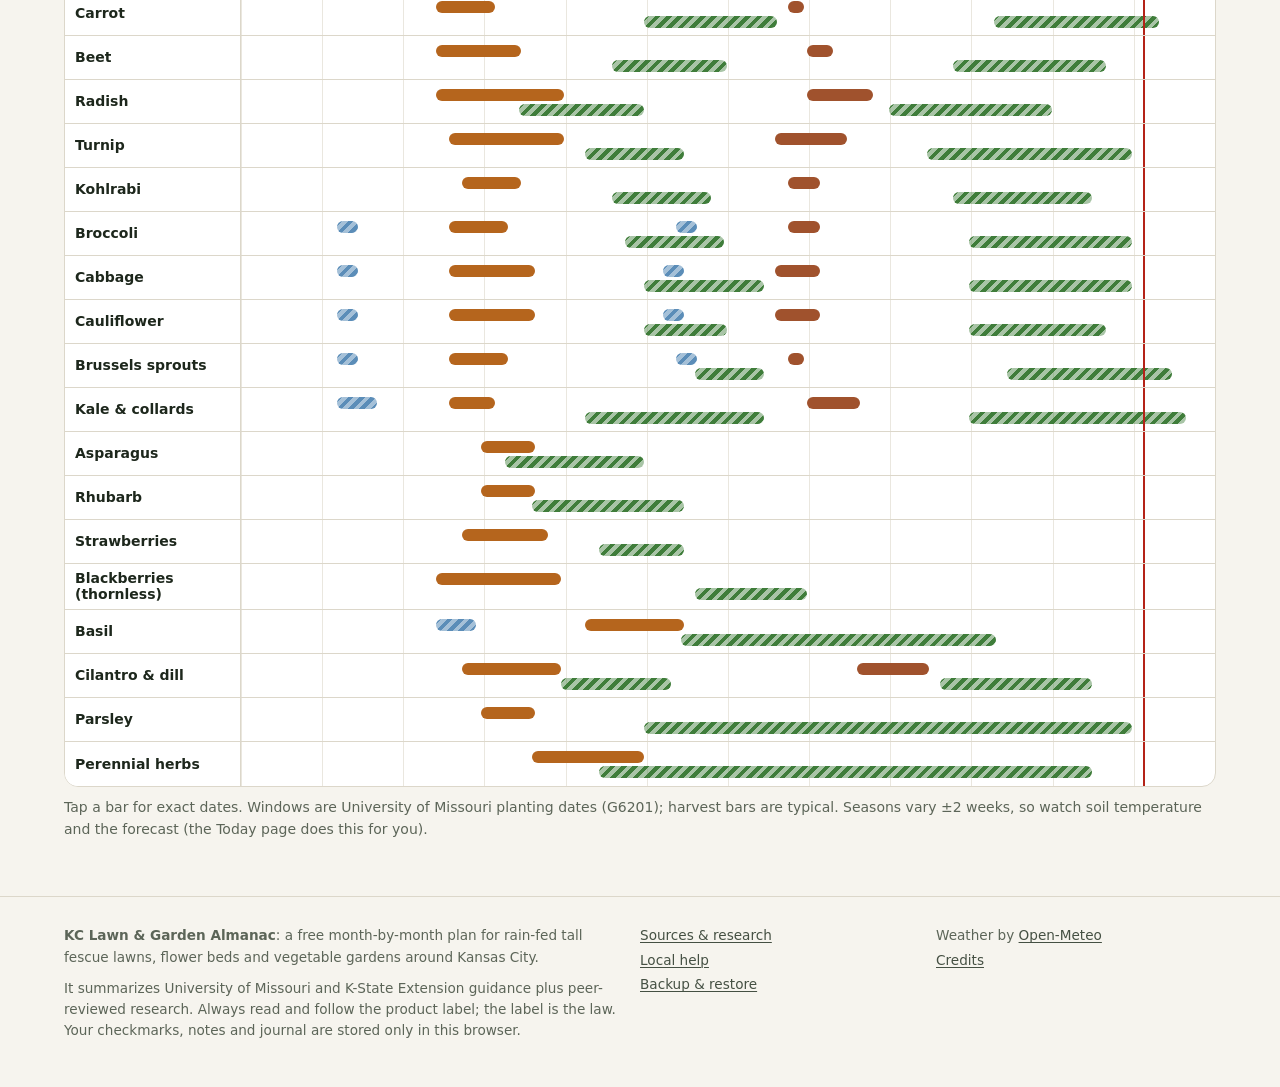
<file: docs/garden.html>
<!doctype html>
<html lang="en">
<head>
<meta charset="utf-8">
<meta name="viewport" content="width=device-width, initial-scale=1, viewport-fit=cover">
<title>Vegetable garden · KC Lawn &amp; Garden Almanac</title>
<meta name="description" content="Kansas City vegetable garden planner: MU planting dates, Gantt timeline, recommended varieties, seed-starting schedule and crop rotation.">
<meta name="theme-color" content="#f6f4ee">
<meta name="color-scheme" content="light dark">
<meta property="og:type" content="website">
<meta property="og:title" content="Vegetable garden · KC Lawn &amp; Garden Almanac">
<meta property="og:description" content="Kansas City vegetable garden planner: MU planting dates, Gantt timeline, recommended varieties, seed-starting schedule and crop rotation.">
<meta property="og:image" content="assets/og.png">
<meta property="og:image:width" content="1200">
<meta property="og:image:height" content="630">
<meta property="og:image:alt" content="KC Lawn &amp; Garden Almanac: a month-by-month plan for a rain-fed tall fescue lawn, flower beds and a vegetable garden">
<meta name="twitter:card" content="summary_large_image">
<link rel="icon" href="assets/icon.svg" type="image/svg+xml">
<link rel="apple-touch-icon" href="assets/apple-touch-icon.png">
<link rel="manifest" href="manifest.webmanifest">
<link rel="preload" href="assets/fonts/fraunces-latin.woff2" as="font" type="font/woff2" crossorigin>
<link rel="stylesheet" href="css/app.css">
<link rel="stylesheet" href="css/print.css" media="print">
<script>
  // Apply a saved theme before first paint (avoids a light/dark flash).
  try { var s = JSON.parse(localStorage.getItem('kcAlmanac.v1') || '{}').settings || {}; if (s.theme === 'light' || s.theme === 'dark') document.documentElement.setAttribute('data-theme', s.theme); } catch (e) {}
</script>
<script type="module" src="js/pages/garden.js"></script>
</head>
<body>
<header id="site-header" class="site-header"></header>
<main id="main" class="container">
  <noscript><div class="noscript"><h1>KC Lawn &amp; Garden Almanac</h1><p>This interactive planner needs JavaScript. Please enable it, or use a modern browser.</p></div></noscript>
  <div id="app"></div>
</main>
</body>
</html>
</file>
<file: css/app.css>
/* ==========================================================================
   Lawn & Garden Almanac — styles
   Mobile-first. Tokens on :root, dark mode via prefers-color-scheme and
   [data-theme]. No framework.
   ========================================================================== */

@font-face {
  font-family: "Atkinson Hyperlegible";
  font-style: normal;
  font-weight: 400;
  font-display: swap;
  src: url("../assets/fonts/atkinson-400.woff2") format("woff2");
}
@font-face {
  font-family: "Atkinson Hyperlegible";
  font-style: normal;
  font-weight: 700;
  font-display: swap;
  src: url("../assets/fonts/atkinson-700.woff2") format("woff2");
}

/* ---------- Tokens (light) ---------- */
:root {
  color-scheme: light;
  /* One typeface, chosen for legibility on a phone outdoors. */
  --font-body: "Atkinson Hyperlegible", Verdana, "Segoe UI", system-ui, sans-serif;
  --font-display: var(--font-body);
  --font-mono: ui-monospace, "SF Mono", Menlo, Consolas, monospace;

  --bg: #fbfcf8;
  --bg-elev: #ffffff;
  --bg-sunk: #f0f4ec;
  --bg-hover: #eaefe6;
  --ink: #1f2a24;
  --ink-2: #47554c;
  --ink-3: #5c6a61;
  --line: #d7dfd3;
  --line-strong: #b4c1b1;
  --overlay: rgba(20, 26, 22, 0.45);

  /* One brand green, plus three colors that each mean one thing:
     sky = water and weather, sun = needs attention, tomato = urgent. */
  --brand: #2f7d4f;
  --brand-ink: #256640;
  --brand-soft: #e3f0e6;
  --brand-contrast: #ffffff;
  --sky: #2b6fa3;      --sky-soft: #e4eff7;
  --sun: #f2c230;      --sun-ink: #5a4300;   --sun-soft: #fdf3cf;
  --tomato: #b93a26;   --tomato-soft: #fbe9e5;

  /* Lawn, beds, veggies and yard are told apart by icon and label, not by hue. */
  --lawn: var(--ink-2);  --lawn-ink: var(--ink);  --lawn-soft: var(--bg-sunk);
  --beds: var(--ink-2);  --beds-ink: var(--ink);  --beds-soft: var(--bg-sunk);
  --veg: var(--ink-2);   --veg-ink: var(--ink);   --veg-soft: var(--bg-sunk);
  --yard: var(--ink-2);  --yard-ink: var(--ink);  --yard-soft: var(--bg-sunk);

  --critical: var(--tomato); --critical-soft: var(--tomato-soft);
  --warn: var(--sun-ink);    --warn-soft: var(--sun-soft);   --warn-line: var(--sun);
  --info: var(--sky);        --info-soft: var(--sky-soft);
  --ok: var(--brand-ink);    --ok-soft: var(--brand-soft);
  --water: var(--sky);       --water-soft: var(--sky-soft);

  --ev-extension: var(--brand-ink);
  --ev-peer: var(--sky);
  --ev-label: var(--ink-2);
  --ev-vendor: var(--sun-ink);
  --ev-practice: var(--ink-3);
  --ev-data: var(--ink-2);

  /* Corners belong to things you tap. Lists and panels stay square. */
  --radius-xs: 4px;
  --radius-sm: 6px;
  --radius: 0px;
  --radius-lg: 0px;
  --shadow-1: none;
  --shadow-2: 0 6px 24px rgba(31, 42, 36, 0.14);
  --focus-ring: 0 0 0 3px rgba(47, 125, 79, 0.45);

  --maxw: 1200px;
  --gutter: 16px;
  --header-h: 56px;
  --tabbar-h: 60px;
}

/* ---------- Tokens (dark) — system preference ---------- */
@media (prefers-color-scheme: dark) {
  :root:not([data-theme="light"]) {
    color-scheme: dark;
    --bg: #141a16;
    --bg-elev: #1c2520;
    --bg-sunk: #0f1411;
    --bg-hover: #26322b;
    --ink: #e8eee8;
    --ink-2: #b9c5bc;
    --ink-3: #98a59c;
    --line: #2f3b33;
    --line-strong: #47574c;
    --overlay: rgba(0, 0, 0, 0.6);
    --brand: #6fc08c; --brand-ink: #8fd3a7; --brand-soft: #1d3024; --brand-contrast: #0d1a12;
    --sky: #7db6e0;   --sky-soft: #17283a;
    --sun: #e6bc3a;   --sun-ink: #f0cf66;   --sun-soft: #2f270e;
    --tomato: #f08a76; --tomato-soft: #3a1d17;
    --shadow-2: 0 8px 28px rgba(0, 0, 0, 0.5);
    --focus-ring: 0 0 0 3px rgba(111, 192, 140, 0.6);
  }
}

/* ---------- Tokens (dark) — explicit choice ---------- */
:root[data-theme="dark"] {
  color-scheme: dark;
  --bg: #141a16;
  --bg-elev: #1c2520;
  --bg-sunk: #0f1411;
  --bg-hover: #26322b;
  --ink: #e8eee8;
  --ink-2: #b9c5bc;
  --ink-3: #98a59c;
  --line: #2f3b33;
  --line-strong: #47574c;
  --overlay: rgba(0, 0, 0, 0.6);
  --brand: #6fc08c; --brand-ink: #8fd3a7; --brand-soft: #1d3024; --brand-contrast: #0d1a12;
  --sky: #7db6e0;   --sky-soft: #17283a;
  --sun: #e6bc3a;   --sun-ink: #f0cf66;   --sun-soft: #2f270e;
  --tomato: #f08a76; --tomato-soft: #3a1d17;
  --shadow-2: 0 8px 28px rgba(0, 0, 0, 0.5);
  --focus-ring: 0 0 0 3px rgba(111, 192, 140, 0.6);
}

/* ---------- Base ---------- */
*, *::before, *::after { box-sizing: border-box; }
html { -webkit-text-size-adjust: 100%; text-size-adjust: 100%; scroll-padding-top: calc(var(--header-h) + 16px); }
html:has(.subnav) { scroll-padding-top: calc(var(--header-h) + 72px); }
body {
  margin: 0;
  background: var(--bg);
  color: var(--ink);
  font-family: var(--font-body);
  font-size: 16px;
  line-height: 1.55;
  min-height: 100vh;
  overflow-x: hidden;
  padding-bottom: calc(var(--tabbar-h) + env(safe-area-inset-bottom, 0px));
}
@media (min-width: 1080px) { body { padding-bottom: 0; } }

img, svg { max-width: 100%; }
svg { flex-shrink: 0; }
a { color: var(--brand-ink); text-decoration-thickness: 1px; text-underline-offset: 2px; }
a:hover { text-decoration-thickness: 2px; }
p { margin: 0 0 0.75em; }
ul, ol { margin: 0 0 0.75em; padding-left: 1.25em; }
li + li { margin-top: 0.25em; }
hr { border: 0; border-top: 1px solid var(--line); margin: 24px 0; }
small { font-size: 0.875em; }
strong { font-weight: 700; }
code, kbd { font-family: var(--font-mono); font-size: 0.9em; background: var(--bg-sunk); padding: 0.1em 0.35em; border-radius: 4px; }
abbr[title] { text-decoration: underline dotted; cursor: help; }

h1, h2, h3, h4 { margin: 0 0 0.5em; line-height: 1.2; color: var(--ink); }
h1, h2, .display { font-weight: 700; letter-spacing: -0.01em; }
h1 { font-size: clamp(1.6rem, 1.2rem + 1.8vw, 2.2rem); }
h2 { font-size: clamp(1.35rem, 1.1rem + 1vw, 1.75rem); }
h3 { font-size: 1.075rem; font-weight: 700; }
h4 { font-size: 0.95rem; font-weight: 700; }

:focus-visible { outline: none; box-shadow: var(--focus-ring); border-radius: var(--radius-xs); }

.sr-only {
  position: absolute !important; width: 1px; height: 1px; padding: 0; margin: -1px;
  overflow: hidden; clip: rect(0, 0, 0, 0); white-space: nowrap; border: 0;
}
.skip-link {
  position: absolute; left: 8px; top: -60px; z-index: 100;
  background: var(--brand); color: var(--brand-contrast); padding: 8px 14px; border-radius: var(--radius-sm);
}
.skip-link:focus { top: 8px; }

.container { width: 100%; max-width: var(--maxw); margin: 0 auto; padding: 0 var(--gutter); }
@media (min-width: 720px) { :root { --gutter: 24px; } }

.muted { color: var(--ink-2); }
.subtle { color: var(--ink-3); font-size: 0.875rem; }
.nowrap { white-space: nowrap; }
.num { font-variant-numeric: tabular-nums; }
.center { text-align: center; }
.stack > * + * { margin-top: 16px; }
.stack-sm > * + * { margin-top: 8px; }
.stack-lg > * + * { margin-top: 28px; }
.row { display: flex; gap: 8px; align-items: center; flex-wrap: wrap; }
.row-between { display: flex; gap: 12px; align-items: center; justify-content: space-between; flex-wrap: wrap; }
.spacer { flex: 1; }
[hidden] { display: none !important; }
.print-only { display: none; }

/* ---------- "Your area" bar (ZIP code) ---------- */
.locbar { background: var(--bg-sunk); border-bottom: 1px solid var(--line); font-size: 0.85rem; color: var(--ink-2); }
.locbar-inner { display: flex; flex-wrap: wrap; align-items: center; gap: 6px 14px; padding-top: 7px; padding-bottom: 7px; }
.loc-now { display: flex; align-items: flex-start; gap: 6px; margin: 0; min-width: 0; flex: 1 1 240px; }
.loc-now > svg { width: 16px; height: 16px; flex-shrink: 0; margin-top: 2px; color: var(--brand-ink); }
.loc-now strong { color: var(--ink); }
.loc-extra { display: none; }
@media (min-width: 720px) { .loc-extra { display: inline; } }
.loc-warn { display: inline-flex; align-items: center; gap: 3px; margin-left: 4px; color: var(--warn); font-weight: 700; white-space: nowrap; }
.loc-warn svg { width: 14px; height: 14px; }
.loc-form { display: flex; align-items: center; gap: 6px; margin: 0; }
.loc-form label { color: var(--ink-3); white-space: nowrap; }
.locbar .loc-form input { width: 6.5rem; min-height: 34px; padding: 4px 10px; font-size: 16px; }
.loc-status { flex-basis: 100%; margin: 0; color: var(--ink-2); }
.loc-status.is-bad { color: var(--critical); }
.locbar-inner.is-unset { padding-top: 10px; padding-bottom: 10px; }
.locbar-inner.is-unset .loc-now { font-size: 0.95rem; color: var(--ink); }
.locbar:has(.is-unset) { background: var(--brand-soft); border-bottom-color: var(--brand); }

/* ---------- Header ---------- */
.site-header {
  position: sticky; top: 0; z-index: 40;
  min-height: var(--header-h);
  background: color-mix(in srgb, var(--bg) 88%, transparent);
  backdrop-filter: saturate(1.4) blur(10px);
  -webkit-backdrop-filter: saturate(1.4) blur(10px);
  border-bottom: 1px solid var(--line);
}
@supports not (background: color-mix(in srgb, red 50%, blue)) {
  .site-header { background: var(--bg); }
}
.header-inner { display: flex; align-items: center; gap: 12px; min-height: var(--header-h); }
.brand { display: flex; align-items: center; gap: 10px; text-decoration: none; color: var(--ink); min-width: 0; }
.brand-mark { width: 34px; height: 34px; border-radius: 10px; flex-shrink: 0; }
.brand-text { display: flex; flex-direction: column; line-height: 1.1; min-width: 0; }
.brand-name { font-weight: 700; font-size: 1.05rem; white-space: nowrap; overflow: hidden; text-overflow: ellipsis; }
.brand-sub { font-size: 0.75rem; color: var(--ink-3); white-space: nowrap; }
.brand { flex-shrink: 0; }
.brand-name .long { display: none; }
@media (min-width: 720px) { .brand-name .long { display: inline; } .brand-name .short { display: none; } }

.main-nav { display: none; margin-left: auto; }
.main-nav ul { list-style: none; display: flex; gap: 2px; margin: 0; padding: 0; }
.main-nav li + li { margin: 0; }
.main-nav a {
  display: flex; align-items: center; gap: 6px; padding: 8px 10px; border-radius: var(--radius-sm);
  color: var(--ink-2); text-decoration: none; font-size: 0.9rem; font-weight: 400; white-space: nowrap;
}
.main-nav a:hover { background: var(--bg-hover); color: var(--ink); }
.main-nav a[aria-current="page"] { background: var(--brand-soft); color: var(--brand-ink); }
.main-nav a svg { width: 17px; height: 17px; }
@media (min-width: 1080px) { .main-nav { display: block; } }
@media (min-width: 1080px) and (max-width: 1240px) { .main-nav a svg { display: none; } .main-nav a { padding: 8px 8px; } }

.header-actions { display: flex; gap: 4px; margin-left: auto; }
@media (min-width: 1080px) { .header-actions { margin-left: 4px; } }

/* ---------- Mobile tab bar ---------- */
.tabbar {
  position: fixed; left: 0; right: 0; bottom: 0; z-index: 40;
  background: var(--bg-elev); border-top: 1px solid var(--line);
  padding-bottom: env(safe-area-inset-bottom, 0px);
}
.tabbar ul { list-style: none; margin: 0; padding: 0; display: grid; grid-template-columns: repeat(4, 1fr); height: var(--tabbar-h); }
.tabbar li + li { margin: 0; }
.tabbar a, .tabbar button {
  display: flex; flex-direction: column; align-items: center; justify-content: center; gap: 3px;
  height: 100%; width: 100%; border: 0; background: none; color: var(--ink-3); text-decoration: none;
  font: 700 0.7rem/1 var(--font-body); cursor: pointer; padding: 0;
}
.tabbar svg { width: 23px; height: 23px; }
.tabbar a[aria-current="page"], .tabbar button[aria-current="page"] { color: var(--brand-ink); }
.tabbar a[aria-current="page"] { box-shadow: inset 0 3px 0 var(--brand); }
@media (min-width: 1080px) { .tabbar { display: none; } }

/* ---------- Place button and guide switch ---------- */
.place-btn { border: 0; background: none; padding: 8px 4px; min-height: 40px; font: 400 0.9rem/1.2 var(--font-body); color: var(--ink-2); cursor: pointer; white-space: nowrap; overflow: hidden; text-overflow: ellipsis; min-width: 0; }
.place-btn::after { content: ""; display: inline-block; width: 6px; height: 6px; margin: 0 0 3px 7px; border-right: 2px solid currentColor; border-bottom: 2px solid currentColor; transform: rotate(45deg); }
.place-btn[aria-expanded="true"]::after { transform: rotate(-135deg); margin-bottom: -1px; }
.place-btn:hover { color: var(--ink); }
.guide-switch { padding-top: 14px; display: flex; flex-wrap: wrap; align-items: center; gap: 8px 16px; }
.guide-switch .seg a { padding: 8px 14px; border-radius: var(--radius-xs); color: var(--ink-2); text-decoration: none; font-weight: 700; font-size: 0.9rem; }
.guide-switch .seg a[aria-current="page"] { background: var(--bg-elev); color: var(--ink); }
.guide-switch p { margin: 0; font-size: 0.9rem; color: var(--ink-3); }
.guide-switch p a[aria-current="page"] { color: var(--ink); font-weight: 700; text-decoration: none; }

/* ---------- Footer ---------- */
.site-footer { margin-top: 56px; border-top: 1px solid var(--line); padding: 28px 0 36px; color: var(--ink-3); font-size: 0.85rem; }
.site-footer a { color: var(--ink-2); }
.footer-grid { display: grid; gap: 16px; }
@media (min-width: 720px) { .footer-grid { grid-template-columns: 2fr 1fr 1fr; } }
.footer-links { list-style: none; padding: 0; margin: 0; }

/* ---------- Page scaffolding ---------- */
main { display: block; }
.page-head { padding: 24px 0 8px; }
.page-head h1 { margin-bottom: 4px; }
.page-head .lede { font-size: 1.05rem; color: var(--ink-2); max-width: 70ch; margin: 0; }
.section { margin-top: 32px; }
.section-head { display: flex; align-items: baseline; justify-content: space-between; gap: 12px; flex-wrap: wrap; margin-bottom: 12px; }
.section-head h2 { margin: 0; }
.section-head p { margin: 0; }
.prose { max-width: 72ch; }
.prose h3 { margin-top: 1.4em; }

/* in-page nav (sticky subnav) */
.subnav {
  position: sticky; top: var(--header-h); z-index: 30; margin: 12px calc(var(--gutter) * -1) 0;
  padding: 8px var(--gutter); background: color-mix(in srgb, var(--bg) 92%, transparent);
  backdrop-filter: blur(8px); -webkit-backdrop-filter: blur(8px);
  border-bottom: 1px solid var(--line); overflow-x: auto; scrollbar-width: none;
}
.subnav::-webkit-scrollbar { display: none; }
.subnav ul { list-style: none; display: flex; gap: 6px; margin: 0; padding: 0; width: max-content; }
.subnav li + li { margin: 0; }
.subnav a {
  display: block; padding: 6px 12px; border-radius: 999px; text-decoration: none; color: var(--ink-2);
  font-size: 0.875rem; font-weight: 700; border: 1px solid var(--line); background: var(--bg-elev); white-space: nowrap;
}
.subnav a:hover, .subnav a.is-active { border-color: var(--brand); color: var(--brand-ink); background: var(--brand-soft); }

/* ---------- Grids ---------- */
.grid { display: grid; gap: 16px; }
.grid-2 { display: grid; gap: 16px; grid-template-columns: minmax(0, 1fr); }
.grid-3 { display: grid; gap: 16px; grid-template-columns: minmax(0, 1fr); }
/* Grid items default to min-width:auto (their min-content). A wide table inside a
   card would then stretch the column past the screen; let items shrink instead. */
.grid > *, .grid-2 > *, .grid-3 > *, .grid-4 > *, .grid-auto > *, .grid-auto-sm > *,
.layout-main > *, .layout-side > *, .split > * { min-width: 0; }
.grid-4 { display: grid; gap: 12px; grid-template-columns: repeat(2, minmax(0, 1fr)); }
.grid-auto { display: grid; gap: 16px; grid-template-columns: repeat(auto-fill, minmax(min(100%, 280px), 1fr)); }
.grid-auto-sm { display: grid; gap: 12px; grid-template-columns: repeat(auto-fill, minmax(min(100%, 200px), 1fr)); }
@media (min-width: 720px) {
  .grid-2 { grid-template-columns: repeat(2, minmax(0, 1fr)); }
  .grid-3 { grid-template-columns: repeat(3, minmax(0, 1fr)); }
  .grid-4 { grid-template-columns: repeat(4, minmax(0, 1fr)); }
}
.layout-main { display: grid; gap: 24px; align-items: start; grid-template-columns: minmax(0, 1fr); }
@media (min-width: 1000px) { .layout-main { grid-template-columns: minmax(0, 1fr) 360px; } }
.layout-side { display: grid; gap: 24px; align-items: start; grid-template-columns: minmax(0, 1fr); }
@media (min-width: 1000px) { .layout-side { grid-template-columns: 240px minmax(0, 1fr); } }

/* ---------- Cards ---------- */
.card {
  background: var(--bg-elev); border: 1px solid var(--line); padding: 16px;
}
.card-tight { padding: 14px; }
.card h2, .card h3 { margin-top: 0; }
.card-head { display: flex; align-items: center; justify-content: space-between; gap: 8px; margin-bottom: 10px; }
.card-head h2, .card-head h3 { margin: 0; font-size: 1.05rem; font-family: var(--font-body); font-weight: 700; display: flex; align-items: center; gap: 8px; }
.card-head h2 svg, .card-head h3 svg { width: 20px; height: 20px; color: var(--brand-ink); }
/* Icon leading a plain card heading: keep it inline so long titles wrap naturally */
.card > h2 > svg.i:first-child, .card > h3 > svg.i:first-child {
  width: 1.2em; height: 1.2em; vertical-align: -0.24em; margin-right: 8px; color: var(--brand-ink);
}
.card.is-flat { box-shadow: none; }
.card-link { display: block; text-decoration: none; color: inherit; transition: transform 0.15s ease, box-shadow 0.15s ease, border-color 0.15s; }
.card-link:hover { border-color: var(--ink-3); }

.cat-lawn { --c: var(--lawn); --c-ink: var(--lawn-ink); --c-soft: var(--lawn-soft); }
.cat-beds { --c: var(--beds); --c-ink: var(--beds-ink); --c-soft: var(--beds-soft); }
.cat-veg  { --c: var(--veg);  --c-ink: var(--veg-ink);  --c-soft: var(--veg-soft); }
.cat-yard { --c: var(--yard); --c-ink: var(--yard-ink); --c-soft: var(--yard-soft); }

/* ---------- Buttons ---------- */
.btn {
  display: inline-flex; align-items: center; justify-content: center; gap: 8px;
  min-height: 42px; padding: 8px 16px; border-radius: var(--radius-sm);
  border: 1px solid var(--line-strong); background: var(--bg-elev); color: var(--ink);
  font: 700 0.925rem/1.2 var(--font-body); cursor: pointer; text-decoration: none; white-space: nowrap;
  transition: background 0.15s, border-color 0.15s, color 0.15s;
}
.btn:hover { background: var(--bg-hover); border-color: var(--ink-3); }
.btn svg { width: 18px; height: 18px; }
.btn-primary { background: var(--brand); border-color: var(--brand); color: var(--brand-contrast); }
.btn-primary:hover { background: var(--brand-ink); border-color: var(--brand-ink); color: var(--brand-contrast); }
.btn-ghost { background: transparent; border-color: transparent; color: var(--ink-2); }
.btn-ghost:hover { background: var(--bg-hover); border-color: transparent; color: var(--ink); }
.btn-danger { color: var(--critical); border-color: color-mix(in srgb, var(--critical) 40%, var(--line)); }
.btn-danger:hover { background: var(--critical-soft); border-color: var(--critical); }
.btn-sm { min-height: 34px; padding: 5px 11px; font-size: 0.85rem; }
.btn-sm svg { width: 16px; height: 16px; }
.btn-icon { width: 42px; padding: 0; }
.btn-icon.btn-sm { width: 34px; }
.btn[disabled] { opacity: 0.5; cursor: not-allowed; }
.btn-group { display: inline-flex; flex-wrap: wrap; gap: 8px; }

/* Inline text button that reads like a link (for actions inside sentences) */
.btn-link {
  display: inline; padding: 0; border: 0; background: none; font: inherit; color: var(--link, var(--brand-ink));
  text-decoration: underline; text-underline-offset: 2px; cursor: pointer;
}
.btn-link:hover { text-decoration-thickness: 2px; }
.icon-btn {
  display: inline-grid; place-items: center; width: 42px; height: 42px; border-radius: var(--radius-sm);
  border: 0; background: transparent; color: var(--ink-2); cursor: pointer;
}
.icon-btn:hover { background: var(--bg-hover); color: var(--ink); }
.icon-btn svg { width: 22px; height: 22px; }

/* segmented control */
.seg { display: inline-flex; background: var(--bg-sunk); border: 1px solid var(--line); border-radius: var(--radius-sm); padding: 3px; gap: 2px; flex-wrap: wrap; }
.seg button {
  border: 0; background: transparent; color: var(--ink-2); font: 700 0.85rem/1 var(--font-body);
  padding: 8px 12px; border-radius: 7px; cursor: pointer; min-height: 34px;
}
.seg button[aria-pressed="true"], .seg button[aria-selected="true"] { background: var(--bg-elev); color: var(--ink); box-shadow: var(--shadow-1); }

/* ---------- Chips & badges ---------- */
.chips { display: flex; flex-wrap: wrap; gap: 8px; }
.chip {
  display: inline-flex; align-items: center; gap: 6px; min-height: 36px; padding: 6px 12px;
  border-radius: var(--radius-sm); border: 1px solid var(--line-strong); background: var(--bg-elev);
  color: var(--ink-2); font: 700 0.85rem/1 var(--font-body); cursor: pointer; white-space: nowrap;
}
.chip:hover { border-color: var(--ink-3); color: var(--ink); }
.chip[aria-pressed="true"] { background: var(--brand-soft); border-color: var(--brand); color: var(--brand-ink); }
.chip .dot { display: none; }
.chip .count { font-size: 0.75rem; background: var(--bg-sunk); color: var(--ink-3); border-radius: 999px; padding: 2px 6px; }
.chip[aria-pressed="true"] .count { background: var(--bg-elev); color: var(--brand-ink); }
.chip svg { width: 16px; height: 16px; }

.badge {
  display: inline-flex; align-items: center; gap: 4px; padding: 1px 6px; border-radius: var(--radius-xs);
  font: 700 0.75rem/1.3 var(--font-body); white-space: nowrap;
  background: var(--bg-sunk); color: var(--ink-2); border: 1px solid transparent;
}
.badge svg { width: 12px; height: 12px; }
.badge-critical { background: var(--sun); color: #3d2e00; }
.badge-recommended { background: var(--ok-soft); color: var(--ok); }
.badge-optional { background: var(--bg-sunk); color: var(--ink-3); }
.badge-warn { background: var(--warn-soft); color: var(--warn); }
.badge-info { background: var(--info-soft); color: var(--info); }
.badge-water { background: var(--water-soft); color: var(--water); }
.badge-cat { background: var(--c-soft); color: var(--c-ink); }
.badge-outline { background: transparent; border-color: var(--line-strong); color: var(--ink-2); }
.badge-organic { background: var(--ok-soft); color: var(--ok); }

.ev { display: inline-flex; align-items: center; gap: 5px; font: 700 0.68rem/1.2 var(--font-body); letter-spacing: 0.04em; text-transform: uppercase; padding: 3px 7px; border-radius: 5px; border: 1px solid currentColor; white-space: nowrap; }
.ev-extension { color: var(--ev-extension); }
.ev-peer-reviewed { color: var(--ev-peer); }
.ev-label { color: var(--ev-label); }
.ev-vendor { color: var(--ev-vendor); }
.ev-practice { color: var(--ev-practice); }
.ev-data, .ev-law, .ev-tool, .ev-community { color: var(--ev-data); }
.ev-folklore { color: var(--ink-3); border-style: dashed; }

/* ---------- Forms ---------- */
label { font-weight: 700; font-size: 0.9rem; }
.field { display: flex; flex-direction: column; gap: 6px; min-width: 0; }
.field .hint { font-size: 0.8rem; color: var(--ink-3); font-weight: 400; }
.field-row { display: grid; gap: 12px; grid-template-columns: repeat(auto-fit, minmax(min(100%, 150px), 1fr)); }
input[type="text"], input[type="number"], input[type="date"], input[type="month"], input[type="time"], input[type="search"], input[type="email"], input[type="url"], select, textarea {
  width: 100%; min-height: 42px; padding: 9px 12px; border-radius: var(--radius-sm);
  border: 1px solid var(--line-strong); background: var(--bg-elev); color: var(--ink);
  font: 400 1rem/1.3 var(--font-body);
}
textarea { min-height: 90px; resize: vertical; }
input[type="file"] { font: 400 0.9rem/1.3 var(--font-body); color: var(--ink-2); max-width: 100%; }
input[type="file"]::file-selector-button {
  font: 700 0.875rem/1 var(--font-body); padding: 9px 14px; margin-right: 10px; cursor: pointer;
  border: 1px solid var(--line-strong); border-radius: var(--radius-sm); background: var(--bg-elev); color: var(--ink);
}
input[type="file"]::file-selector-button:hover { background: var(--bg-hover); }
input:focus-visible, select:focus-visible, textarea:focus-visible { border-color: var(--brand); box-shadow: var(--focus-ring); border-radius: var(--radius-sm); }
input[type="number"] { font-variant-numeric: tabular-nums; }
.input-affix { display: flex; align-items: stretch; }
.input-affix input { border-top-right-radius: 0; border-bottom-right-radius: 0; }
.input-affix .affix {
  display: flex; align-items: center; padding: 0 10px; border: 1px solid var(--line-strong); border-left: 0;
  border-radius: 0 var(--radius-sm) var(--radius-sm) 0; background: var(--bg-sunk); color: var(--ink-3); font-size: 0.85rem; white-space: nowrap;
}
fieldset { border: 1px solid var(--line); border-radius: var(--radius-sm); padding: 12px 14px; margin: 0; }
legend { font-weight: 700; font-size: 0.9rem; padding: 0 6px; }
.search-input { position: relative; }
.search-input svg { position: absolute; left: 12px; top: 50%; transform: translateY(-50%); width: 18px; height: 18px; color: var(--ink-3); pointer-events: none; }
.search-input input { padding-left: 38px; }

/* switch */
.switch { display: inline-flex; align-items: center; gap: 10px; cursor: pointer; font-weight: 700; font-size: 0.9rem; min-height: 36px; }
.switch input { position: absolute; opacity: 0; width: 1px; height: 1px; }
.switch .track { position: relative; width: 42px; height: 24px; border-radius: 999px; background: var(--line-strong); transition: background 0.15s; flex-shrink: 0; }
.switch .track::after { content: ""; position: absolute; top: 3px; left: 3px; width: 18px; height: 18px; border-radius: 50%; background: #fff; box-shadow: 0 1px 2px rgba(0,0,0,.3); transition: transform 0.15s; }
.switch input:checked + .track { background: var(--brand); }
.switch input:checked + .track::after { transform: translateX(18px); }
.switch input:focus-visible + .track { box-shadow: var(--focus-ring); }

/* custom checkbox (task check) */
.check { position: relative; display: inline-grid; place-items: center; width: 44px; height: 44px; margin: -8px; cursor: pointer; flex-shrink: 0; }
.check input { position: absolute; inset: 0; opacity: 0; cursor: pointer; margin: 0; }
.check-box {
  width: 24px; height: 24px; border-radius: 7px; border: 2px solid var(--line-strong); background: var(--bg-elev);
  display: grid; place-items: center; color: transparent; transition: background 0.12s, border-color 0.12s;
}
.check-box svg { width: 16px; height: 16px; }
.check:hover .check-box { border-color: var(--c, var(--brand)); }
.check input:checked + .check-box { background: var(--c, var(--brand)); border-color: var(--c, var(--brand)); color: #fff; }
.check input:focus-visible + .check-box { box-shadow: var(--focus-ring); }

/* ---------- Callouts ---------- */
.callout {
  display: flex; gap: 10px; align-items: flex-start; padding: 12px 14px; border-radius: var(--radius-sm);
  background: var(--info-soft); color: var(--ink); border: 1px solid color-mix(in srgb, var(--info) 25%, transparent);
  font-size: 0.925rem;
}
.callout > svg { width: 20px; height: 20px; margin-top: 1px; color: var(--info); }
.callout p:last-child, .callout ul:last-child { margin-bottom: 0; }
.callout > div > strong:first-child { display: block; margin-bottom: 2px; }
.callout-water { background: var(--water-soft); border-color: color-mix(in srgb, var(--water) 25%, transparent); }
.callout-water > svg { color: var(--water); }
.callout-warn { background: var(--warn-soft); border-color: var(--warn-line); }
.callout-warn > svg { color: var(--warn); }
.callout-critical { background: var(--critical-soft); border-color: color-mix(in srgb, var(--critical) 30%, transparent); }
.callout-critical > svg { color: var(--critical); }
.callout-ok { background: var(--ok-soft); border-color: color-mix(in srgb, var(--ok) 25%, transparent); }
.callout-ok > svg { color: var(--ok); }

/* ---------- Hero / bottom-line banner ---------- */
.hero { padding: 16px 0 4px; }
.hero-date { font-size: clamp(1.5rem, 1.1rem + 2vw, 2.1rem); font-weight: 700; line-height: 1.15; margin: 0 0 4px; }
.hero-season { color: var(--ink-2); margin: 0; }
.bottom-line { margin: 10px 0 0; }
.bottom-line b { font-weight: 700; }
.bottom-line b::after { content: ": "; }
.hero-stats { display: flex; flex-wrap: wrap; gap: 8px; margin-top: 14px; }
.pill {
  display: inline-flex; align-items: center; gap: 6px; padding: 6px 11px; border-radius: var(--radius-sm);
  background: var(--bg-elev); border: 1px solid var(--line); font-size: 0.85rem; font-weight: 700; color: var(--ink-2);
}
.pill svg { width: 16px; height: 16px; color: var(--brand-ink); }
.pill.is-warn { border-color: var(--warn-line); background: var(--warn-soft); color: var(--warn); }
.pill.is-warn svg { color: var(--warn); }

/* ---------- Month bar ---------- */
.month-nav { display: flex; align-items: center; gap: 10px; margin-bottom: 12px; }
.month-nav h1, .month-nav h2 { margin: 0; flex: 1; text-align: center; }
.month-grid { display: grid; grid-template-columns: repeat(6, minmax(0, 1fr)); gap: 6px; }
@media (min-width: 760px) { .month-grid { grid-template-columns: repeat(12, minmax(0, 1fr)); } }
.month-btn {
  position: relative; display: flex; flex-direction: column; align-items: center; gap: 4px;
  min-height: 48px; padding: 7px 2px 6px; border-radius: var(--radius-sm); border: 1px solid var(--line);
  background: var(--bg-elev); color: var(--ink-2); font: 700 0.85rem/1 var(--font-body); cursor: pointer;
}
.month-btn:hover { border-color: var(--line-strong); color: var(--ink); }
.month-btn[aria-current="true"], .month-btn[aria-selected="true"] { background: var(--brand); border-color: var(--brand); color: var(--brand-contrast); }
.month-btn .mdots { display: flex; gap: 2px; height: 5px; }
.month-btn .mdots i { width: 5px; height: 5px; border-radius: 50%; background: var(--c); }
.month-btn[aria-selected="true"] .mdots i { background: var(--brand-contrast); opacity: 0.85; }
.month-btn.is-now::after {
  content: ""; position: absolute; top: 4px; right: 4px; width: 6px; height: 6px; border-radius: 50%; background: var(--critical);
}
.month-btn .mprog { position: absolute; left: 6px; right: 6px; bottom: 3px; height: 2px; border-radius: 2px; background: var(--bg-sunk); overflow: hidden; }
.month-btn .mprog i { display: block; height: 100%; background: var(--brand); }
.month-btn[aria-selected="true"] .mprog { background: rgba(255,255,255,.3); }
.month-btn[aria-selected="true"] .mprog i { background: var(--brand-contrast); }

/* ---------- Toolbar ---------- */
.toolbar { display: flex; flex-direction: column; gap: 12px; padding: 14px; background: var(--bg-elev); border: 1px solid var(--line); border-radius: var(--radius); margin: 16px 0; }
.toolbar-row { display: flex; flex-wrap: wrap; gap: 10px; align-items: center; }
.toolbar-label { font-size: 0.75rem; font-weight: 700; letter-spacing: 0.06em; text-transform: uppercase; color: var(--ink-3); min-width: 64px; }

/* ---------- Task cards ---------- */
.task-list { display: flex; flex-direction: column; gap: 10px; }
.task-group + .task-group { margin-top: 24px; }
.task-group-head { display: flex; align-items: center; gap: 10px; margin: 0 0 10px; }
.task-group-head h3 { margin: 0; font-size: 1rem; display: flex; align-items: center; gap: 8px; }
.task-group-head .gi { display: grid; place-items: center; width: 30px; height: 30px; border-radius: 9px; background: var(--c-soft); color: var(--c-ink); }
.task-group-head .gi svg { width: 18px; height: 18px; }
.task-group-head .count { font-size: 0.8rem; color: var(--ink-3); font-weight: 700; }

.task {
  border-bottom: 1px solid var(--line); transition: opacity 0.2s;
}
.task.is-target { background: var(--sun-soft); }
.task-main { display: flex; gap: 12px; align-items: flex-start; padding: 13px 0; }
.task-body { flex: 1; min-width: 0; }
.task-top { display: flex; gap: 8px; align-items: flex-start; justify-content: space-between; }
.task-title { margin: 0 0 1px; font-size: 1.05rem; font-weight: 700; line-height: 1.3; }
.task-title button { all: unset; cursor: pointer; }
.task-title button:focus-visible { box-shadow: var(--focus-ring); border-radius: 4px; }
.task-meta { display: flex; flex-wrap: wrap; gap: 6px 12px; font-size: 0.82rem; color: var(--ink-3); }
.task-meta .mi { display: inline-flex; align-items: center; gap: 5px; }
.task-meta svg { width: 15px; height: 15px; }
.task-meta .trigger { color: var(--ink-2); }
.task-summary { margin: 6px 0 0; font-size: 0.9rem; color: var(--ink-2); }
.task-expand { flex-shrink: 0; margin: -4px -2px 0 0; }
.task-expand svg { transition: transform 0.2s; }
.task-expand[aria-expanded="true"] svg { transform: rotate(180deg); }
.task.is-done { opacity: 0.62; }
.task.is-done .task-title { text-decoration: line-through; text-decoration-color: var(--ink-3); }
.task-details { padding: 0 0 16px 40px; font-size: 0.95rem; }
@media (max-width: 520px) { .task-details { padding-left: 0; } }
.task-details h4 { margin: 14px 0 6px; font-size: 0.78rem; text-transform: uppercase; letter-spacing: 0.06em; color: var(--ink-3); }
.task-details ol { padding-left: 1.3em; }
.task-details .kv { display: grid; grid-template-columns: max-content 1fr; gap: 4px 12px; font-size: 0.9rem; }
.task-details .kv dt { color: var(--ink-3); font-weight: 700; }
.task-details .kv dd { margin: 0; }
.task-actions { display: flex; flex-wrap: wrap; gap: 8px; margin-top: 14px; }
.task-note { margin-top: 12px; }
.task-note textarea { min-height: 60px; font-size: 0.9rem; }
.done-stamp { font-size: 0.78rem; color: var(--ok); font-weight: 700; }
.task-compact .task-main { padding: 10px 0; }
.task-compact .task-summary { display: none; }

.empty {
  text-align: center; padding: 28px 16px; color: var(--ink-3); border: 1px dashed var(--line-strong); border-radius: var(--radius); background: var(--bg-elev);
}
.empty svg { width: 32px; height: 32px; margin-bottom: 6px; color: var(--ink-3); }

/* product & source chips inside tasks */
.link-chips { display: flex; flex-wrap: wrap; gap: 6px; }
.link-chip {
  display: inline-flex; align-items: center; gap: 6px; padding: 5px 10px; border-radius: 8px;
  background: var(--bg-sunk); border: 1px solid var(--line); color: var(--ink); text-decoration: none; font-size: 0.85rem; font-weight: 400;
}
.link-chip:hover { border-color: var(--line-strong); background: var(--bg-hover); }
.link-chip svg { width: 14px; height: 14px; color: var(--ink-3); }
.source-list { list-style: none; padding: 0; margin: 0; display: grid; grid-template-columns: auto minmax(0, 1fr); gap: 6px 8px; font-size: 0.875rem; }
.source-list li { display: grid; grid-template-columns: subgrid; grid-column: 1 / -1; gap: 4px 8px; align-items: baseline; margin: 0; }
.source-list .ev { justify-self: start; }
.src-more { color: var(--ink-3); margin-left: 5px; text-decoration: none; white-space: nowrap; }
.src-more:hover { color: var(--brand-ink); }
.src-more svg { width: 14px; height: 14px; vertical-align: -2px; }

/* Products: shopping list rides along on wide screens */
.cart-aside { position: sticky; top: calc(var(--header-h) + 16px); }
@media (max-width: 999px) { .cart-aside { position: static; } }
.cart-fab {
  position: fixed; right: 16px; bottom: calc(var(--tabbar-h) + 14px + env(safe-area-inset-bottom, 0px)); z-index: 35;
  display: inline-flex; align-items: center; gap: 8px; padding: 10px 16px; border-radius: 999px;
  background: var(--brand); color: #fff; font-weight: 700; font-size: 0.9rem; text-decoration: none; box-shadow: var(--shadow-2);
}
.cart-fab svg { width: 18px; height: 18px; }
.cart-fab[hidden] { display: none; }
@media (min-width: 1080px) { .cart-fab { bottom: 20px; } }
@media (min-width: 1000px) { .cart-fab { display: none; } }

/* ---------- Tables ---------- */
.table-wrap { overflow-x: auto; border: 1px solid var(--line); border-radius: var(--radius); background: var(--bg-elev); -webkit-overflow-scrolling: touch; }
table { width: 100%; border-collapse: collapse; font-size: 0.9rem; }
th, td { text-align: left; padding: 10px 12px; border-bottom: 1px solid var(--line); vertical-align: top; }
th { font-size: 0.75rem; text-transform: uppercase; letter-spacing: 0.05em; color: var(--ink-3); background: var(--bg-sunk); font-weight: 700; position: sticky; top: 0; }
tbody tr:last-child td { border-bottom: 0; }
tbody tr:hover td { background: var(--bg-hover); }
td.num, th.num { text-align: right; }
.table-compact th, .table-compact td { padding: 7px 10px; }

/* ---------- Tabs ---------- */
.tabs { display: flex; gap: 4px; border-bottom: 1px solid var(--line); overflow-x: auto; scrollbar-width: none; margin-bottom: 20px; }
.tabs::-webkit-scrollbar { display: none; }
.tab {
  display: inline-flex; align-items: center; gap: 7px; padding: 11px 14px; border: 0; background: none;
  color: var(--ink-3); font: 700 0.925rem/1 var(--font-body); cursor: pointer; border-bottom: 3px solid transparent;
  margin-bottom: -1px; white-space: nowrap;
}
.tab svg { width: 18px; height: 18px; }
.tab:hover { color: var(--ink); }
.tab[aria-selected="true"] { color: var(--brand-ink); border-bottom-color: var(--brand); }

/* ---------- Details / accordions ---------- */
details.acc { background: var(--bg-elev); border: 1px solid var(--line); border-radius: var(--radius-sm); }
details.acc + details.acc { margin-top: 8px; }
details.acc > summary {
  list-style: none; cursor: pointer; padding: 13px 44px 13px 16px; font-weight: 700; position: relative;
}
details.acc > summary::-webkit-details-marker { display: none; }
details.acc > summary::after {
  content: ""; position: absolute; right: 18px; top: 50%; width: 8px; height: 8px; margin-top: -6px;
  border-right: 2px solid var(--ink-3); border-bottom: 2px solid var(--ink-3); transform: rotate(45deg); transition: transform 0.2s;
}
details.acc[open] > summary::after { transform: rotate(-135deg); margin-top: -2px; }
details.acc > .acc-body { padding: 0 16px 16px; }
details.acc > summary .subtle { font-weight: 400; margin-left: 6px; }

/* ---------- Stats / meters ---------- */
.stat { display: flex; flex-direction: column; gap: 2px; padding: 12px 14px; border-radius: var(--radius-sm); background: var(--bg-sunk); border: 1px solid var(--line); min-width: 0; }
.stat-label { font-size: 0.72rem; font-weight: 700; text-transform: uppercase; letter-spacing: 0.06em; color: var(--ink-3); }
.stat-value { font-size: 1.35rem; font-weight: 700; font-variant-numeric: tabular-nums; line-height: 1.2; }
.stat-value small { font-size: 0.8rem; font-weight: 700; color: var(--ink-3); }
.stat-note { font-size: 0.78rem; color: var(--ink-3); }
.stat.is-warn { background: var(--warn-soft); border-color: var(--warn-line); }
.stat.is-bad { background: var(--critical-soft); border-color: color-mix(in srgb, var(--critical) 30%, transparent); }
.stat.is-good { background: var(--ok-soft); border-color: color-mix(in srgb, var(--ok) 25%, transparent); }

.meter { height: 10px; border-radius: 999px; background: var(--bg-sunk); overflow: hidden; border: 1px solid var(--line); }
.meter > i { display: block; height: 100%; background: var(--brand); border-radius: inherit; transition: width 0.4s ease; }
.meter.is-water > i { background: var(--water); }
.meter-labels { display: flex; justify-content: space-between; font-size: 0.78rem; color: var(--ink-3); margin-top: 4px; }

.ring { --p: 0; --size: 56px; width: var(--size); height: var(--size); border-radius: 50%; display: grid; place-items: center;
  background: conic-gradient(var(--brand) calc(var(--p) * 1%), var(--bg-sunk) 0); flex-shrink: 0; }
.ring > span { width: calc(var(--size) - 12px); height: calc(var(--size) - 12px); border-radius: 50%; background: var(--bg-elev); display: grid; place-items: center; font-size: 0.8rem; font-weight: 700; font-variant-numeric: tabular-nums; }

/* ---------- Weather ---------- */
.wx-alerts { display: flex; flex-direction: column; gap: 8px; }
.wx-alert { display: flex; gap: 10px; align-items: flex-start; padding: 10px 12px; border-radius: var(--radius-sm); border: 1px solid var(--line); background: var(--bg-sunk); font-size: 0.9rem; }
.wx-alert > svg { width: 20px; height: 20px; margin-top: 1px; }
.wx-alert b { display: block; }
.wx-alert.lvl-high { background: var(--critical-soft); border-color: color-mix(in srgb, var(--critical) 30%, transparent); }
.wx-alert.lvl-high > svg { color: var(--critical); }
.wx-alert.lvl-med { background: var(--warn-soft); border-color: var(--warn-line); }
.wx-alert.lvl-med > svg { color: var(--warn); }
.wx-alert.lvl-good { background: var(--ok-soft); border-color: color-mix(in srgb, var(--ok) 25%, transparent); }
.wx-alert.lvl-good > svg { color: var(--ok); }
.wx-alert.lvl-info > svg { color: var(--info); }
.wx-days { display: grid; grid-template-columns: repeat(7, minmax(0, 1fr)); gap: 4px; }
.wx-day { text-align: center; padding: 8px 2px; border-radius: var(--radius-sm); background: var(--bg-sunk); font-size: 0.78rem; min-width: 0; }
.wx-day .d { font-weight: 700; color: var(--ink-2); }
.wx-day svg { width: 22px; height: 22px; margin: 4px auto; display: block; color: var(--ink-2); }
.wx-day .hi { font-weight: 700; font-size: 0.9rem; }
.wx-day .lo { color: var(--ink-3); }
.wx-day .rain { color: var(--water); font-weight: 700; font-size: 0.72rem; }
.wx-day.is-today { background: var(--brand-soft); }
.rain-bars { display: flex; align-items: flex-end; gap: 2px; height: 56px; padding-top: 4px; }
.rain-bars i { flex: 1; min-width: 2px; background: var(--water); border-radius: 2px 2px 0 0; opacity: 0.85; }
.rain-bars i.is-gauge { background: var(--brand); }
.rain-bars i.is-future { opacity: 0.35; }

.wx-preview-note { display: flex; gap: 6px; align-items: flex-start; font-size: 0.82rem; color: var(--ink-3); margin: -4px 0 10px; }
.wx-preview-note svg { width: 15px; height: 15px; flex-shrink: 0; margin-top: 2px; }
.wx-stats { display: grid; gap: 10px; grid-template-columns: repeat(auto-fit, minmax(min(100%, 140px), 1fr)); }

/* ---------- Week planner (Today) ---------- */
.tone-good { --tone: var(--ok); --tone-soft: var(--ok-soft); }
.tone-water { --tone: var(--water); --tone-soft: var(--water-soft); }
.tone-warn { --tone: var(--warn); --tone-soft: var(--warn-soft); }
.tone-bad { --tone: var(--critical); --tone-soft: var(--critical-soft); }
.tone-neutral { --tone: var(--ink-3); --tone-soft: var(--bg-sunk); }

.view-seg button { display: inline-flex; align-items: center; gap: 6px; }
.view-seg button svg { width: 16px; height: 16px; }
.section-foot { margin: 14px 0 0; font-size: 0.9rem; }
.section-foot a { display: inline-flex; align-items: center; gap: 6px; }
.section-foot svg { width: 16px; height: 16px; }

.week { margin: 28px 0 0; }
.week h2 { margin-bottom: 4px; }
.week-lede { margin: 0 0 10px; color: var(--ink-2); }
.week-note { font-size: 0.95rem; color: var(--ink-2); margin: 0 0 12px; display: flex; gap: 8px; }
.week-note > svg { display: none; }

/* The week: seven plain columns. Blue marks a wet day; the count is jobs planned. */
.week-strip { list-style: none; margin: 0; padding: 0; display: grid; grid-template-columns: repeat(7, minmax(0, 1fr)); border-top: 1px solid var(--line); border-bottom: 1px solid var(--line); }
.week-strip li { margin: 0; min-width: 0; }
.wk-day {
  height: 100%; display: flex; flex-direction: column; align-items: center; gap: 1px; padding: 9px 0 8px;
  color: var(--ink); text-decoration: none; font-size: 0.8rem; line-height: 1.25; text-align: center;
}
a.wk-day:hover { background: var(--bg-hover); }
.wk-day.is-today { background: var(--bg-sunk); }
.wk-day > svg { width: 20px; height: 20px; margin: 2px 0; color: var(--ink-2); }
.wk-day.tone-water > svg { color: var(--sky); }
.wk-d { font-size: 0.75rem; color: var(--ink-3); }
.wk-n { font-size: 1.05rem; font-weight: 700; line-height: 1.1; }
.wk-t { font-variant-numeric: tabular-nums; }
.wk-t small { margin-left: 3px; font-size: 1em; color: var(--ink-3); }
.wk-r { min-height: 1.2em; font-size: 0.75rem; color: var(--sky); }
.wk-v { display: none; }
.wk-c { margin-top: 2px; font-size: 0.75rem; font-weight: 700; color: var(--brand-ink); }
.wk-day.is-free .wk-c { color: var(--ink-3); font-weight: 400; }
.wk-cl { display: none; }
.week-strip.is-loading .wk-day { min-height: 110px; background: var(--bg-sunk); animation: wk-pulse 1.4s ease-in-out infinite; }
@keyframes wk-pulse { 50% { opacity: 0.55; } }
@media (prefers-reduced-motion: reduce) { .week-strip.is-loading .wk-day { animation: none; } }
@media (max-width: 440px) { .wk-t small { display: block; margin: 0; } }
@media (min-width: 560px) { .wk-cl { display: inline; } }

.week-tools, .view-tools { display: flex; flex-wrap: wrap; align-items: center; justify-content: space-between; gap: 10px; margin-top: 16px; }
.week-tools .toolbar-label { min-width: 0; }

/* Days after today fold up under the week strip. */
.day-group { scroll-margin-top: calc(var(--header-h) + 12px); border-bottom: 1px solid var(--line); }
.day-head { display: flex; flex-wrap: wrap; align-items: baseline; justify-content: space-between; gap: 2px 12px; padding: 13px 22px 13px 0; cursor: pointer; list-style: none; position: relative; }
.day-head::-webkit-details-marker { display: none; }
.day-head::after { content: ""; position: absolute; right: 4px; top: 50%; width: 8px; height: 8px; margin-top: -6px; border-right: 2px solid var(--ink-3); border-bottom: 2px solid var(--ink-3); transform: rotate(45deg); }
.day-group[open] > .day-head::after { transform: rotate(-135deg); margin-top: -2px; }
.day-name { font-size: 1.05rem; font-weight: 700; }
.day-date { margin-left: 4px; font-size: 0.9rem; font-weight: 400; color: var(--ink-3); }
.day-wx { font-size: 0.9rem; color: var(--ink-2); }
.day-group > .task-list { padding-left: 12px; border-top: 1px solid var(--line); }
.day-group > .task-list > .task:last-child { border-bottom: 0; }

/* Why today: plain words in the weather color. */
.task-when { margin: 0; font-size: 0.9rem; color: var(--ink-2); }
.task-why { margin: 2px 0 0; font-size: 0.9rem; line-height: 1.4; color: var(--sky); }
.task-why.is-forced { color: var(--warn); }
.seasons-grid { display: grid; gap: 16px; grid-template-columns: minmax(0, 1fr); }
@media (min-width: 640px) { .seasons-grid { grid-template-columns: repeat(2, minmax(0, 1fr)); } }
@media (min-width: 1100px) { .seasons-grid { grid-template-columns: repeat(4, minmax(0, 1fr)); } }

/* ---------- Year ribbon ---------- */
.ribbon { display: grid; grid-template-columns: repeat(auto-fill, minmax(min(100%, 170px), 1fr)); gap: 10px; }
.ribbon a {
  display: flex; flex-direction: column; gap: 4px; padding: 12px; border-radius: var(--radius-sm); text-decoration: none;
  background: var(--bg-elev); border: 1px solid var(--line); color: var(--ink); min-height: 96px;
}
.ribbon a:hover { border-color: var(--line-strong); box-shadow: var(--shadow-1); }
.ribbon a.is-now { border-color: var(--brand); box-shadow: 0 0 0 2px var(--brand-soft); }
.ribbon .rm { font-weight: 700; font-size: 1.05rem; }
.ribbon .rl { font-size: 0.82rem; color: var(--ink-2); line-height: 1.35; }

/* season cards */
.season { border-top: 4px solid var(--c, var(--brand)); }
.season h3 { font-size: 1.2rem; }
.season dl { margin: 0; display: grid; gap: 8px; }
.season dt { font-size: 0.72rem; font-weight: 700; text-transform: uppercase; letter-spacing: 0.06em; display: flex; align-items: center; gap: 6px; }
.season dt svg { width: 15px; height: 15px; }
.season dd { margin: 0; font-size: 0.9rem; color: var(--ink-2); }
.season-winter { --c: var(--yard); }
.season-spring { --c: var(--lawn); }
.season-summer { --c: var(--veg); }
.season-fall { --c: var(--yard); }

/* ---------- Year matrix ---------- */
.matrix { display: grid; grid-template-columns: 110px repeat(12, minmax(56px, 1fr)); gap: 4px; min-width: 820px; }
.matrix .mh { font-size: 0.75rem; font-weight: 700; text-align: center; color: var(--ink-3); padding: 4px 0; }
.matrix .mr { font-size: 0.85rem; font-weight: 700; display: flex; align-items: center; gap: 6px; }
.matrix .mr svg { width: 16px; height: 16px; color: var(--c-ink); }
.matrix button {
  border: 1px solid var(--line); border-radius: 8px; background: var(--bg-elev); min-height: 54px; cursor: pointer;
  display: flex; flex-direction: column; align-items: center; justify-content: center; gap: 2px; padding: 4px; color: var(--ink);
}
.matrix button:hover { border-color: var(--c); }
.matrix button .n { font-weight: 700; font-size: 1rem; }
.matrix button .c { font-size: 0.65rem; color: var(--critical); font-weight: 700; }
.matrix button[data-heat="0"] { background: var(--bg-sunk); color: var(--ink-3); }
.matrix button[data-heat="1"] { background: color-mix(in srgb, var(--c-soft) 60%, var(--bg-elev)); }
.matrix button[data-heat="2"] { background: var(--c-soft); }
.matrix button[data-heat="3"] { background: color-mix(in srgb, var(--c) 35%, var(--c-soft)); }
.matrix button.is-now { outline: 2px solid var(--brand); outline-offset: 1px; }

/* ---------- Gantt ---------- */
.gantt-wrap { overflow-x: auto; border: 1px solid var(--line); border-radius: var(--radius); background: var(--bg-elev); -webkit-overflow-scrolling: touch; }
.gantt { position: relative; min-width: 860px; }
.g-row { display: grid; grid-template-columns: 136px 1fr; border-bottom: 1px solid var(--line); min-height: 44px; }
@media (min-width: 720px) { .g-row { grid-template-columns: 176px 1fr; } }
.g-row:last-child { border-bottom: 0; }
.g-row.g-head { position: sticky; top: 0; z-index: 3; background: var(--bg-sunk); min-height: 32px; }
.g-name {
  position: sticky; left: 0; z-index: 2; background: var(--bg-elev); border-right: 1px solid var(--line);
  padding: 6px 10px; display: flex; align-items: center; gap: 6px; font-size: 0.875rem; font-weight: 700; min-width: 0;
}
.g-head .g-name { background: var(--bg-sunk); font-size: 0.72rem; text-transform: uppercase; letter-spacing: 0.06em; color: var(--ink-3); }
.g-name a {
  color: var(--ink); text-decoration: none; line-height: 1.2; overflow: hidden;
  display: -webkit-box; -webkit-box-orient: vertical; -webkit-line-clamp: 2; line-clamp: 2;
}
.g-name a:hover { text-decoration: underline; }
.g-name .star { color: var(--veg); width: 14px; height: 14px; }
.g-track { position: relative; }
.g-months { display: grid; grid-template-columns: repeat(12, 1fr); height: 100%; }
.g-months span { font-size: 0.72rem; font-weight: 700; color: var(--ink-3); display: flex; align-items: center; justify-content: center; border-left: 1px solid var(--line); }
.g-grid { position: absolute; inset: 0; display: grid; grid-template-columns: repeat(12, 1fr); pointer-events: none; }
.g-grid i { border-left: 1px solid var(--line); opacity: 0.6; }
.g-bar {
  position: absolute; height: 12px; border-radius: 6px; cursor: pointer; border: 0; padding: 0;
  transition: transform 0.12s; min-width: 6px;
}
.g-bar:hover, .g-bar:focus-visible { transform: scaleY(1.35); }
.g-bar.b-indoor { background: repeating-linear-gradient(135deg, var(--yard) 0 4px, color-mix(in srgb, var(--yard) 55%, transparent) 4px 8px); }
.g-bar.b-plant { background: var(--veg); }
.g-bar.b-fall { background: #a0522d; }
.g-bar.b-harvest { background: repeating-linear-gradient(135deg, var(--lawn) 0 4px, color-mix(in srgb, var(--lawn) 45%, transparent) 4px 8px); }
.g-today { position: absolute; top: 0; bottom: 0; width: 2px; background: var(--critical); z-index: 1; pointer-events: none; }
.g-head .g-today { background: transparent; }
.g-head .g-today::after { content: ""; position: absolute; bottom: 0; left: -4px; border: 5px solid transparent; border-top-color: var(--critical); border-bottom: 0; }
.g-legend .lg-today { width: 2px; height: 14px; border-radius: 0; background: var(--critical); }
.g-legend { display: flex; flex-wrap: wrap; gap: 14px; font-size: 0.82rem; color: var(--ink-2); margin: 10px 0; }
.g-legend span { display: inline-flex; align-items: center; gap: 6px; }
.g-legend i { width: 22px; height: 10px; border-radius: 5px; display: inline-block; }
.g-tip {
  position: fixed; z-index: 60; max-width: 280px; padding: 10px 12px; border-radius: var(--radius-sm);
  background: var(--ink); color: var(--bg); font-size: 0.82rem; box-shadow: var(--shadow-2); pointer-events: none;
}
.g-tip b { display: block; margin-bottom: 2px; }

/* ---------- Crop / plant / product cards ---------- */
.item-card { display: flex; flex-direction: column; gap: 8px; }
.item-card .ic-head { display: flex; align-items: flex-start; gap: 10px; }
.item-card .ic-head h3 { margin: 0; flex: 1; font-size: 1.05rem; }
.item-card .ic-sub { font-size: 0.82rem; color: var(--ink-3); font-style: italic; }
.item-card dl { margin: 0; display: grid; grid-template-columns: max-content 1fr; gap: 4px 12px; font-size: 0.875rem; }
.item-card dt { color: var(--ink-3); font-weight: 700; }
.item-card dd { margin: 0; }
.item-card .tags { display: flex; flex-wrap: wrap; gap: 5px; }
.item-card .ic-foot { margin-top: auto; padding-top: 8px; display: flex; flex-wrap: wrap; gap: 8px; align-items: center; }
.star-btn { color: var(--ink-3); }
.star-btn[aria-pressed="true"] { color: var(--veg); }
.star-btn[aria-pressed="true"] svg { fill: currentColor; }

.variety-list { list-style: none; padding: 0; margin: 0; display: flex; flex-direction: column; gap: 4px; font-size: 0.875rem; }
.variety-list li { margin: 0; }
.variety-list b { font-weight: 700; }

/* ---------- Dialogs ---------- */
dialog {
  border: 1px solid var(--line); border-radius: var(--radius-lg); padding: 0; background: var(--bg-elev); color: var(--ink);
  box-shadow: var(--shadow-2); width: min(560px, calc(100vw - 24px)); max-height: min(88vh, 900px);
}
dialog::backdrop { background: var(--overlay); }
dialog[open] { animation: dlg-in 0.18s ease-out; }
@keyframes dlg-in { from { opacity: 0; transform: translateY(8px) scale(0.98); } to { opacity: 1; transform: none; } }
.dlg-head { display: flex; align-items: center; gap: 10px; padding: 16px 18px; border-bottom: 1px solid var(--line); position: sticky; top: 0; background: var(--bg-elev); z-index: 1; }
.dlg-head h2 { margin: 0; font-size: 1.2rem; flex: 1; }
.dlg-body { padding: 18px; overflow-y: auto; }
.dlg-foot { display: flex; justify-content: flex-end; gap: 8px; padding: 14px 18px; border-top: 1px solid var(--line); position: sticky; bottom: 0; background: var(--bg-elev); }
dialog.sheet { margin: auto auto 0; width: 100%; max-width: 560px; border-radius: var(--radius-lg) var(--radius-lg) 0 0; }
@media (min-width: 720px) { dialog.sheet { margin: auto; border-radius: var(--radius-lg); } }
.more-grid { display: grid; grid-template-columns: repeat(3, 1fr); gap: 10px; }
.more-grid a, .more-grid button {
  display: flex; flex-direction: column; align-items: center; gap: 8px; padding: 16px 8px; border-radius: var(--radius);
  background: var(--bg-sunk); border: 1px solid var(--line); color: var(--ink); text-decoration: none; font: 700 0.85rem/1.2 var(--font-body); cursor: pointer;
}
.more-grid a[aria-current="page"] { border-color: var(--brand); background: var(--brand-soft); color: var(--brand-ink); }
.more-grid svg { width: 26px; height: 26px; color: var(--brand-ink); }

/* search palette */
.search-dlg { width: min(680px, calc(100vw - 24px)); margin-top: 8vh; }
.search-dlg .search-input input { border: 0; box-shadow: none; font-size: 1.1rem; min-height: 56px; padding-left: 46px; border-radius: 0; background: transparent; }
.search-dlg .search-input svg { left: 16px; width: 20px; height: 20px; }
.search-dlg .search-input { border-bottom: 1px solid var(--line); }
.search-results { list-style: none; margin: 0; padding: 8px; max-height: 60vh; overflow-y: auto; }
.search-results li { margin: 0; }
.search-results a { display: flex; gap: 12px; align-items: flex-start; padding: 10px 12px; border-radius: var(--radius-sm); text-decoration: none; color: var(--ink); }
.search-results a:hover, .search-results a[aria-selected="true"] { background: var(--brand-soft); }
.search-results .sr-kind { font-size: 0.68rem; font-weight: 800; text-transform: uppercase; letter-spacing: 0.06em; color: var(--ink-3); min-width: 64px; padding-top: 3px; }
.search-results .sr-title { font-weight: 700; }
.search-results .sr-desc { font-size: 0.82rem; color: var(--ink-3); display: -webkit-box; -webkit-line-clamp: 2; -webkit-box-orient: vertical; overflow: hidden; }
.search-status { margin: 0; padding: 0 18px; font-size: 0.85rem; }
.search-status:not(:empty) { padding-top: 10px; }
.search-results:empty { display: none; }
.search-hint { padding: 12px 18px; font-size: 0.8rem; color: var(--ink-3); border-top: 1px solid var(--line); }
.search-hint kbd { background: var(--bg-sunk); border: 1px solid var(--line); }

/* ---------- Toast ---------- */
.toasts { position: fixed; left: 50%; transform: translateX(-50%); bottom: calc(var(--tabbar-h) + 16px + env(safe-area-inset-bottom, 0px)); z-index: 80; display: flex; flex-direction: column; gap: 8px; align-items: center; width: max-content; max-width: calc(100vw - 24px); }
@media (min-width: 1080px) { .toasts { bottom: 24px; } }
.toast {
  display: flex; align-items: center; gap: 12px; background: var(--ink); color: var(--bg); padding: 11px 14px 11px 16px;
  border-radius: var(--radius-sm); box-shadow: var(--shadow-2); font-size: 0.9rem; animation: toast-in 0.2s ease-out;
}
.toast button { background: none; border: 0; color: var(--brand-soft); font: 700 0.85rem/1 var(--font-body); cursor: pointer; padding: 6px; text-transform: uppercase; letter-spacing: 0.04em; }
@keyframes toast-in { from { opacity: 0; transform: translateY(8px); } to { opacity: 1; transform: none; } }

/* ---------- Calculators ---------- */
.calc { display: flex; flex-direction: column; gap: 14px; }
.calc-result {
  display: flex; flex-direction: column; gap: 4px; padding: 14px 16px; border-radius: var(--radius-sm);
  background: var(--brand-soft); border: 1px solid color-mix(in srgb, var(--brand) 25%, transparent);
}
.calc-result .big { font-size: 1.6rem; font-weight: 750; font-variant-numeric: tabular-nums; line-height: 1.15; color: var(--brand-ink); }
.calc-result .big small { font-size: 0.9rem; color: var(--ink-2); font-weight: 700; }
.calc-result p { margin: 0; font-size: 0.875rem; color: var(--ink-2); }
.formula { font-family: var(--font-mono); font-size: 0.8rem; color: var(--ink-3); }
.area-rows { display: flex; flex-direction: column; gap: 8px; }
.area-row { display: grid; grid-template-columns: minmax(0, 1.25fr) minmax(0, 1fr) minmax(0, 1fr) 150px; gap: 8px; align-items: end; }
.area-row > .row { justify-content: flex-end; }
.area-row [data-ar-sign] { min-width: 104px; justify-content: center; }
@media (max-width: 520px) { .area-row { grid-template-columns: minmax(0, 1fr) minmax(0, 1fr); } .area-row > .row { justify-content: flex-start; } }

/* ---------- Decision tool ---------- */
.decision { display: grid; gap: 14px; }
.decision .q { display: flex; flex-direction: column; gap: 8px; }
.decision .q > span { font-weight: 700; }
.answer { padding: 16px; border-radius: var(--radius); border: 2px solid var(--line); }
.answer h3 { display: flex; align-items: center; gap: 8px; margin-bottom: 6px; }
.answer h3 svg { width: 22px; height: 22px; }
.answer.a-water { border-color: var(--water); background: var(--water-soft); }
.answer.a-water h3 svg { color: var(--water); }
.answer.a-wait { border-color: var(--ok); background: var(--ok-soft); }
.answer.a-wait h3 svg { color: var(--ok); }
.answer.a-urgent { border-color: var(--critical); background: var(--critical-soft); }
.answer.a-urgent h3 svg { color: var(--critical); }

/* ---------- Charts (inline SVG) ---------- */
.chart { width: 100%; height: auto; display: block; overflow: visible; }
.chart text { font-family: var(--font-body); font-size: 11px; fill: var(--ink-3); }
.chart .axis { stroke: var(--line-strong); stroke-width: 1; }
.chart .grid-line { stroke: var(--line); stroke-width: 1; }
.chart .bar { fill: var(--brand); }
.chart .bar-opt { fill: var(--brand); opacity: 0.35; }
.chart .bar-rain { fill: var(--water); }
.chart .line-hi { stroke: var(--veg); stroke-width: 2.5; fill: none; }
.chart .line-lo { stroke: var(--yard); stroke-width: 2.5; fill: none; }
.chart .dot-hi { fill: var(--veg); }
.chart .dot-lo { fill: var(--yard); }
.chart .val { fill: var(--ink); font-weight: 700; font-size: 11px; }
.chart .now-band { fill: var(--brand); opacity: 0.08; }
.chart-legend { display: flex; flex-wrap: wrap; gap: 14px; font-size: 0.8rem; color: var(--ink-2); margin-top: 8px; }
.chart-legend span { display: inline-flex; align-items: center; gap: 6px; }
.chart-legend i { width: 14px; height: 4px; border-radius: 2px; display: inline-block; }

.frost-band { position: relative; height: 38px; border-radius: 8px; background: var(--bg-sunk); overflow: hidden; border: 1px solid var(--line); }
.frost-band .fb { position: absolute; top: 0; bottom: 0; }
.frost-band .fb-risk { background: linear-gradient(90deg, color-mix(in srgb, var(--yard) 15%, transparent), color-mix(in srgb, var(--yard) 55%, transparent)); }
.frost-band .fb-risk.rev { background: linear-gradient(90deg, color-mix(in srgb, var(--yard) 55%, transparent), color-mix(in srgb, var(--yard) 15%, transparent)); }
.frost-band .fb-mark { width: 2px; background: var(--yard-ink); }
.frost-band .fb-label { position: absolute; top: 50%; transform: translate(-50%, -50%); font-size: 0.72rem; font-weight: 700; color: var(--ink); background: var(--bg-elev); padding: 1px 5px; border-radius: 4px; white-space: nowrap; }
.frost-band .fb-today { width: 2px; background: var(--critical); }

/* ---------- Misc ---------- */
.kbd-hint { font-size: 0.75rem; color: var(--ink-3); }
.pill-list { display: flex; flex-wrap: wrap; gap: 6px; }
.quote { border-left: 3px solid var(--line-strong); padding: 2px 0 2px 12px; margin: 8px 0; color: var(--ink-2); font-style: italic; }
.tag { display: inline-block; font-size: 0.72rem; padding: 2px 7px; border-radius: 5px; background: var(--bg-sunk); color: var(--ink-2); border: 1px solid var(--line); font-weight: 700; }
.split { display: grid; gap: 12px; }
@media (min-width: 720px) { .split { grid-template-columns: 1fr 1fr; } }
.list-plain { list-style: none; padding: 0; margin: 0; }
.list-plain li { margin: 0; }
.list-check { list-style: none; padding: 0; margin: 0; display: flex; flex-direction: column; gap: 6px; }
.list-check li { position: relative; padding-left: 24px; margin: 0; }
.list-check li::before { content: ""; position: absolute; left: 3px; top: 0.5em; width: 10px; height: 6px; border-left: 2px solid var(--brand); border-bottom: 2px solid var(--brand); transform: rotate(-45deg); }
.list-x li::before { border: 0; width: 12px; height: 12px; top: 0.35em; left: 2px; transform: none;
  background: linear-gradient(45deg, transparent 43%, var(--critical) 43% 57%, transparent 57%), linear-gradient(-45deg, transparent 43%, var(--critical) 43% 57%, transparent 57%); }
.journal-entry { display: grid; grid-template-columns: 70px 1fr auto; gap: 12px; align-items: start; padding: 12px 0; border-bottom: 1px solid var(--line); }
.journal-entry:last-child { border-bottom: 0; }
.je-date { font-weight: 700; font-size: 0.85rem; line-height: 1.2; }
.je-date small { display: block; color: var(--ink-3); font-weight: 700; }
.je-title { font-weight: 700; }
.je-notes { font-size: 0.9rem; color: var(--ink-2); white-space: pre-wrap; margin-top: 2px; }
.je-meta { display: flex; flex-wrap: wrap; gap: 6px; margin-top: 6px; }
.rot-table td { min-width: 150px; }
.rot-cell { display: flex; flex-wrap: wrap; gap: 4px; align-items: center; min-height: 34px; }
.rot-crop { display: inline-flex; align-items: center; gap: 4px; font-size: 0.78rem; font-weight: 700; padding: 3px 8px; border-radius: 999px; background: var(--fam-soft, var(--bg-sunk)); color: var(--ink); border: 1px solid var(--line); }
.rot-warn { color: var(--critical); display: inline-flex; align-items: center; gap: 4px; font-size: 0.78rem; font-weight: 700; }
.rot-warn svg { width: 14px; height: 14px; }
.fam-dot { width: 9px; height: 9px; border-radius: 50%; display: inline-block; flex-shrink: 0; }
.picker-list { display: grid; grid-template-columns: repeat(auto-fill, minmax(150px, 1fr)); gap: 6px; }
.picker-list label { display: flex; align-items: center; gap: 8px; padding: 8px 10px; border-radius: 8px; background: var(--bg-sunk); border: 1px solid var(--line); font-weight: 400; cursor: pointer; }
.picker-list input { width: 18px; height: 18px; accent-color: var(--brand); }
.loading { display: flex; align-items: center; gap: 10px; color: var(--ink-3); padding: 24px 0; }
.spinner { width: 20px; height: 20px; border-radius: 50%; border: 3px solid var(--line); border-top-color: var(--brand); animation: spin 0.8s linear infinite; }
@keyframes spin { to { transform: rotate(360deg); } }
.skeleton { background: linear-gradient(90deg, var(--bg-sunk), var(--bg-hover), var(--bg-sunk)); background-size: 200% 100%; animation: shimmer 1.2s infinite; border-radius: var(--radius-sm); }
@keyframes shimmer { to { background-position: -200% 0; } }
.fade-in { animation: fade 0.25s ease-out; }
@keyframes fade { from { opacity: 0; } to { opacity: 1; } }
.noscript { margin: 40px auto; max-width: 640px; padding: 20px; border: 1px solid var(--line); border-radius: var(--radius); background: var(--bg-elev); }

@media (prefers-reduced-motion: reduce) {
  *, *::before, *::after { animation-duration: 0.01ms !important; animation-iteration-count: 1 !important; transition-duration: 0.01ms !important; scroll-behavior: auto !important; }
}

/* ---------- Rows that open, and sections that fold ---------- */
.rows { border-top: 1px solid var(--line); }
details.row { border-bottom: 1px solid var(--line); }
details.row > summary { list-style: none; cursor: pointer; padding: 12px 26px 12px 0; position: relative; display: flex; flex-direction: column; gap: 1px; }
details.row > summary::-webkit-details-marker { display: none; }
details.row > summary::after { content: ""; position: absolute; right: 4px; top: 20px; width: 8px; height: 8px; border-right: 2px solid var(--ink-3); border-bottom: 2px solid var(--ink-3); transform: rotate(45deg); }
details.row[open] > summary::after { transform: rotate(-135deg); top: 24px; }
details.row > summary:hover .row-name { text-decoration: underline; }
.row-name { font-weight: 700; font-size: 1.02rem; line-height: 1.3; }
.row-sub { font-size: 0.9rem; color: var(--ink-2); }
details.row > :not(summary) { margin-bottom: 10px; }
details.row.item-card { display: block; }
details.row.item-card > dl, details.row.item-card > .tags, details.row.item-card > .ic-foot { margin-bottom: 10px; }

.fold { margin-top: 0; border-bottom: 1px solid var(--line); }
.fold:first-of-type { border-top: 1px solid var(--line); margin-top: 20px; }
.fold > .section-head { margin: 0; align-items: center; }
.fold > .section-head > :not(h2), .fold > h2 + * { }
.fold h2 { margin: 0; flex: 1; font-size: 1.15rem; }
.fold-btn { all: unset; box-sizing: border-box; display: block; width: 100%; padding: 15px 26px 15px 0; cursor: pointer; position: relative; font: inherit; color: inherit; }
.fold-btn::after { content: ""; position: absolute; right: 4px; top: 50%; width: 9px; height: 9px; margin-top: -7px; border-right: 2px solid var(--ink-3); border-bottom: 2px solid var(--ink-3); transform: rotate(45deg); }
.fold-btn[aria-expanded="true"]::after { transform: rotate(-135deg); margin-top: -2px; }
.fold-btn:focus-visible { box-shadow: var(--focus-ring); border-radius: var(--radius-xs); }
.fold-btn svg { display: none; }
.fold > .section-head > a, .fold > .section-head > span, .fold > .section-head > p { display: none; }
.fold-body { padding: 4px 0 22px; }

ol.points { margin: 0; padding-left: 1.3em; display: flex; flex-direction: column; gap: 10px; max-width: 70ch; }
ol.points li { margin: 0; }

.hero-alert { margin: 10px 0 0; padding: 8px 12px; background: var(--sun-soft); color: var(--ink); border-left: 0; }
.hero-alert.lvl-high { background: var(--tomato-soft); }
.kit { display: flex; flex-wrap: wrap; align-items: center; justify-content: space-between; gap: 8px 16px; padding: 8px 0; }
.kit p { flex: 1 1 240px; }
details.row.group > .rows { border-top: 0; padding-left: 12px; }
details.row.group > .rows > details.row:last-child { border-bottom: 0; }

article.calc.fold { border: 0; border-bottom: 1px solid var(--line); padding: 0; background: none; gap: 0; }
.grid-2:has(> .fold) { display: block; border-top: 1px solid var(--line); }
article.calc.fold > .fold-body { display: flex; flex-direction: column; gap: 14px; }
article.calc.fold > .fold-body[hidden] { display: none; }

/* ---------- Identification photos ---------- */
.ph-thumb { width: 56px; height: 56px; object-fit: cover; border-radius: var(--radius-xs); background: var(--bg-sunk); flex-shrink: 0; }
summary.has-thumb { display: grid !important; grid-template-columns: 56px minmax(0, 1fr); column-gap: 12px; align-items: center; }
summary.has-thumb > .ph-thumb { grid-row: span 2; }
summary.has-thumb > :not(.ph-thumb):only-child, summary.has-thumb > :first-child:not(.ph-thumb) { grid-column: 1 / -1; }
.ph { margin: 0 0 10px; max-width: 480px; }
.ph img { display: block; width: 100%; height: auto; border-radius: var(--radius-xs); background: var(--bg-sunk); }
.ph figcaption { margin-top: 4px; font-size: 0.78rem; color: var(--ink-3); }
</file>
<file: css/print.css>
/* Print: clean black-on-white checklists, one month per page. */
@page { margin: 0.6in; }

:root, :root[data-theme="dark"] {
  --bg: #fff; --bg-elev: #fff; --bg-sunk: #f3f3f3; --ink: #000; --ink-2: #222; --ink-3: #444;
  --line: #bbb; --line-strong: #888;
}

html, body { background: #fff !important; color: #000 !important; }
body { padding: 0 !important; font-size: 11pt; }

.site-header, .tabbar, .site-footer, .toolbar, .month-grid, .month-nav .btn, .subnav, .skip-link,
.task-expand, .task-actions, .task-note, .no-print, dialog, .toasts, .btn, .icon-btn, .chips, .seg, .tabs,
.hero-stats, .g-tip, .cart-fab, .week-tools { display: none !important; }

.container { max-width: none; padding: 0; }
.card, .task, .table-wrap, details.acc { box-shadow: none !important; border-color: #999 !important; break-inside: avoid; }
.task { border-left-width: 6px; margin-bottom: 6px; }
.task-details { display: block !important; padding-left: 50px; }
.task-details[hidden] { display: none !important; }
.print-expand .task-details[hidden] { display: block !important; }
.task.is-done { opacity: 1; }
.check-box { border: 1.5pt solid #000 !important; background: #fff !important; }
.check input:checked + .check-box { background: #fff !important; color: #000 !important; }
.hero { background: none !important; border: 1px solid #999; }
.wk-day { box-shadow: none !important; break-inside: avoid; }
.task-why { background: none !important; border: 1px solid #bbb; }
a { color: #000; text-decoration: none; }
.print-month { break-after: page; }
.print-month:last-child { break-after: auto; }
.print-only { display: block !important; }
details.acc > .acc-body { display: block !important; }
.gantt-wrap { overflow: visible; }
.g-name { position: static; }
h1, h2, h3 { break-after: avoid; }

/* Products → Print shopping list: only the list */
body.print-cart .page-head, body.print-cart .layout-main > div:first-child { display: none !important; }
body.print-cart .layout-main { display: block; }
body.print-cart .cart-aside { position: static; }
body.print-cart #cart { border: 0 !important; padding: 0; }
body.print-cart #cart input[type="number"] { border: 1px solid #888; width: 56px !important; }
body.print-cart #cart a { font-size: 12pt !important; }
</file>
<file: docs/css/app.css>
/* ==========================================================================
   KC Lawn & Garden Almanac — styles
   Mobile-first. Tokens on :root, dark mode via prefers-color-scheme and
   [data-theme]. No framework.
   ========================================================================== */

@font-face {
  font-family: "Fraunces";
  font-style: normal;
  font-weight: 500 700;
  font-display: swap;
  src: url("../assets/fonts/fraunces-latin.woff2") format("woff2");
}

/* ---------- Tokens (light) ---------- */
:root {
  color-scheme: light;
  --font-display: "Fraunces", "Iowan Old Style", "Palatino Linotype", Palatino, Georgia, serif;
  --font-body: system-ui, -apple-system, "Segoe UI", Roboto, "Helvetica Neue", Arial, sans-serif;
  --font-mono: ui-monospace, "SF Mono", Menlo, Consolas, monospace;

  --bg: #f6f4ee;
  --bg-elev: #ffffff;
  --bg-sunk: #eeebe2;
  --bg-hover: #f1efe8;
  --ink: #1d271c;
  --ink-2: #455043;
  --ink-3: #5c6558;
  --line: #dcd7ca;
  --line-strong: #c4bdab;
  --overlay: rgba(20, 26, 19, 0.45);

  --brand: #3f7d3a;
  --brand-ink: #2c6128;
  --brand-soft: #e2eedc;
  --brand-contrast: #ffffff;

  --lawn: #3f7d3a;   --lawn-ink: #2c6128;   --lawn-soft: #e2eedc;
  --beds: #8a4f9e;   --beds-ink: #6f3b83;   --beds-soft: #f1e6f4;
  --veg: #b5651d;    --veg-ink: #8c4a14;    --veg-soft: #f6e7d8;
  --yard: #5b8db8;   --yard-ink: #35658f;   --yard-soft: #e1ebf4;

  --critical: #b42318; --critical-soft: #fde8e5;
  --warn: #8a5a00;     --warn-soft: #fff1cc;   --warn-line: #e8c46a;
  --info: #35658f;     --info-soft: #e1ebf4;
  --ok: #2c6128;       --ok-soft: #e2eedc;
  --water: #1b6399;    --water-soft: #e0eef8;

  --ev-extension: #2c6128;
  --ev-peer: #35658f;
  --ev-label: #4a4f57;
  --ev-vendor: #8a5a00;
  --ev-practice: #5c6558;
  --ev-data: #6f3b83;

  --radius-xs: 6px;
  --radius-sm: 10px;
  --radius: 14px;
  --radius-lg: 20px;
  --shadow-1: 0 1px 2px rgba(29, 39, 28, 0.06), 0 1px 3px rgba(29, 39, 28, 0.07);
  --shadow-2: 0 6px 24px rgba(29, 39, 28, 0.12), 0 2px 6px rgba(29, 39, 28, 0.06);
  --focus-ring: 0 0 0 3px rgba(63, 125, 58, 0.45);

  --maxw: 1200px;
  --gutter: 16px;
  --header-h: 60px;
  --tabbar-h: 64px;
}

/* ---------- Tokens (dark) — system preference ---------- */
@media (prefers-color-scheme: dark) {
  :root:not([data-theme="light"]) {
    color-scheme: dark;
    --bg: #111510;
    --bg-elev: #1a2019;
    --bg-sunk: #0c100b;
    --bg-hover: #222a21;
    --ink: #e7ebe3;
    --ink-2: #bcc5b6;
    --ink-3: #98a192;
    --line: #2d362b;
    --line-strong: #3d4a3a;
    --overlay: rgba(0, 0, 0, 0.6);
    --brand: #7dbb6f; --brand-ink: #9fd392; --brand-soft: #1e2d1b; --brand-contrast: #0f1a0d;
    --lawn: #7dbb6f;  --lawn-ink: #9fd392;  --lawn-soft: #1e2d1b;
    --beds: #c690d8;  --beds-ink: #d9aee7;  --beds-soft: #2a1f30;
    --veg: #e39b5c;   --veg-ink: #f0b684;   --veg-soft: #33241a;
    --yard: #8fb8dc;  --yard-ink: #aecce8;  --yard-soft: #1b2733;
    --critical: #ff8f84; --critical-soft: #3a1c19;
    --warn: #eabf55;     --warn-soft: #30270f;  --warn-line: #6b5518;
    --info: #aecce8;     --info-soft: #1b2733;
    --ok: #9fd392;       --ok-soft: #1e2d1b;
    --water: #8cc4ef;    --water-soft: #15283a;
    --ev-extension: #9fd392; --ev-peer: #aecce8; --ev-label: #c3c8cf;
    --ev-vendor: #eabf55; --ev-practice: #aab3a4; --ev-data: #d9aee7;
    --shadow-1: 0 1px 2px rgba(0, 0, 0, 0.4);
    --shadow-2: 0 8px 28px rgba(0, 0, 0, 0.5);
    --focus-ring: 0 0 0 3px rgba(125, 187, 111, 0.55);
  }
}

/* ---------- Tokens (dark) — explicit choice ---------- */
:root[data-theme="dark"] {
  color-scheme: dark;
  --bg: #111510;
  --bg-elev: #1a2019;
  --bg-sunk: #0c100b;
  --bg-hover: #222a21;
  --ink: #e7ebe3;
  --ink-2: #bcc5b6;
  --ink-3: #98a192;
  --line: #2d362b;
  --line-strong: #3d4a3a;
  --overlay: rgba(0, 0, 0, 0.6);
  --brand: #7dbb6f; --brand-ink: #9fd392; --brand-soft: #1e2d1b; --brand-contrast: #0f1a0d;
  --lawn: #7dbb6f;  --lawn-ink: #9fd392;  --lawn-soft: #1e2d1b;
  --beds: #c690d8;  --beds-ink: #d9aee7;  --beds-soft: #2a1f30;
  --veg: #e39b5c;   --veg-ink: #f0b684;   --veg-soft: #33241a;
  --yard: #8fb8dc;  --yard-ink: #aecce8;  --yard-soft: #1b2733;
  --critical: #ff8f84; --critical-soft: #3a1c19;
  --warn: #eabf55;     --warn-soft: #30270f;  --warn-line: #6b5518;
  --info: #aecce8;     --info-soft: #1b2733;
  --ok: #9fd392;       --ok-soft: #1e2d1b;
  --water: #8cc4ef;    --water-soft: #15283a;
  --ev-extension: #9fd392; --ev-peer: #aecce8; --ev-label: #c3c8cf;
  --ev-vendor: #eabf55; --ev-practice: #aab3a4; --ev-data: #d9aee7;
  --shadow-1: 0 1px 2px rgba(0, 0, 0, 0.4);
  --shadow-2: 0 8px 28px rgba(0, 0, 0, 0.5);
  --focus-ring: 0 0 0 3px rgba(125, 187, 111, 0.55);
}

/* ---------- Base ---------- */
*, *::before, *::after { box-sizing: border-box; }
html { -webkit-text-size-adjust: 100%; text-size-adjust: 100%; scroll-padding-top: calc(var(--header-h) + 16px); }
html:has(.subnav) { scroll-padding-top: calc(var(--header-h) + 72px); }
body {
  margin: 0;
  background: var(--bg);
  color: var(--ink);
  font-family: var(--font-body);
  font-size: 16px;
  line-height: 1.55;
  min-height: 100vh;
  overflow-x: hidden;
  padding-bottom: calc(var(--tabbar-h) + env(safe-area-inset-bottom, 0px));
}
@media (min-width: 1080px) { body { padding-bottom: 0; } }

img, svg { max-width: 100%; }
svg { flex-shrink: 0; }
a { color: var(--brand-ink); text-decoration-thickness: 1px; text-underline-offset: 2px; }
a:hover { text-decoration-thickness: 2px; }
p { margin: 0 0 0.75em; }
ul, ol { margin: 0 0 0.75em; padding-left: 1.25em; }
li + li { margin-top: 0.25em; }
hr { border: 0; border-top: 1px solid var(--line); margin: 24px 0; }
small { font-size: 0.875em; }
strong { font-weight: 650; }
code, kbd { font-family: var(--font-mono); font-size: 0.9em; background: var(--bg-sunk); padding: 0.1em 0.35em; border-radius: 4px; }
abbr[title] { text-decoration: underline dotted; cursor: help; }

h1, h2, h3, h4 { margin: 0 0 0.5em; line-height: 1.2; color: var(--ink); }
h1, h2, .display { font-family: var(--font-display); font-weight: 650; letter-spacing: -0.01em; font-optical-sizing: auto; }
h1 { font-size: clamp(1.75rem, 1.2rem + 2.4vw, 2.6rem); }
h2 { font-size: clamp(1.35rem, 1.1rem + 1vw, 1.75rem); }
h3 { font-size: 1.075rem; font-weight: 650; }
h4 { font-size: 0.95rem; font-weight: 650; }

:focus-visible { outline: none; box-shadow: var(--focus-ring); border-radius: var(--radius-xs); }

.sr-only {
  position: absolute !important; width: 1px; height: 1px; padding: 0; margin: -1px;
  overflow: hidden; clip: rect(0, 0, 0, 0); white-space: nowrap; border: 0;
}
.skip-link {
  position: absolute; left: 8px; top: -60px; z-index: 100;
  background: var(--brand); color: var(--brand-contrast); padding: 8px 14px; border-radius: var(--radius-sm);
}
.skip-link:focus { top: 8px; }

.container { width: 100%; max-width: var(--maxw); margin: 0 auto; padding: 0 var(--gutter); }
@media (min-width: 720px) { :root { --gutter: 24px; } }

.muted { color: var(--ink-2); }
.subtle { color: var(--ink-3); font-size: 0.875rem; }
.nowrap { white-space: nowrap; }
.num { font-variant-numeric: tabular-nums; }
.center { text-align: center; }
.stack > * + * { margin-top: 16px; }
.stack-sm > * + * { margin-top: 8px; }
.stack-lg > * + * { margin-top: 28px; }
.row { display: flex; gap: 8px; align-items: center; flex-wrap: wrap; }
.row-between { display: flex; gap: 12px; align-items: center; justify-content: space-between; flex-wrap: wrap; }
.spacer { flex: 1; }
[hidden] { display: none !important; }
.print-only { display: none; }

/* ---------- Header ---------- */
.site-header {
  position: sticky; top: 0; z-index: 40;
  min-height: var(--header-h);
  background: color-mix(in srgb, var(--bg) 88%, transparent);
  backdrop-filter: saturate(1.4) blur(10px);
  -webkit-backdrop-filter: saturate(1.4) blur(10px);
  border-bottom: 1px solid var(--line);
}
@supports not (background: color-mix(in srgb, red 50%, blue)) {
  .site-header { background: var(--bg); }
}
.header-inner { display: flex; align-items: center; gap: 12px; min-height: var(--header-h); }
.brand { display: flex; align-items: center; gap: 10px; text-decoration: none; color: var(--ink); min-width: 0; }
.brand-mark { width: 34px; height: 34px; border-radius: 10px; flex-shrink: 0; }
.brand-text { display: flex; flex-direction: column; line-height: 1.1; min-width: 0; }
.brand-name { font-family: var(--font-display); font-weight: 650; font-size: 1.05rem; white-space: nowrap; overflow: hidden; text-overflow: ellipsis; }
.brand-sub { font-size: 0.75rem; color: var(--ink-3); white-space: nowrap; }
.brand { flex-shrink: 0; }
.brand-name .long { display: none; }
@media (min-width: 400px) { .brand-name .long { display: inline; } .brand-name .short { display: none; } }
@media (min-width: 1080px) and (max-width: 1379px) { .brand-name .long { display: none; } .brand-name .short { display: inline; } }

.main-nav { display: none; margin-left: auto; }
.main-nav ul { list-style: none; display: flex; gap: 2px; margin: 0; padding: 0; }
.main-nav li + li { margin: 0; }
.main-nav a {
  display: flex; align-items: center; gap: 6px; padding: 8px 10px; border-radius: var(--radius-sm);
  color: var(--ink-2); text-decoration: none; font-size: 0.9rem; font-weight: 550; white-space: nowrap;
}
.main-nav a:hover { background: var(--bg-hover); color: var(--ink); }
.main-nav a[aria-current="page"] { background: var(--brand-soft); color: var(--brand-ink); }
.main-nav a svg { width: 17px; height: 17px; }
@media (min-width: 1080px) { .main-nav { display: block; } }
@media (min-width: 1080px) and (max-width: 1240px) { .main-nav a svg { display: none; } .main-nav a { padding: 8px 8px; } }

.header-actions { display: flex; gap: 4px; margin-left: auto; }
@media (min-width: 1080px) { .header-actions { margin-left: 4px; } }

/* ---------- Mobile tab bar ---------- */
.tabbar {
  position: fixed; left: 0; right: 0; bottom: 0; z-index: 40;
  background: var(--bg-elev); border-top: 1px solid var(--line);
  padding-bottom: env(safe-area-inset-bottom, 0px);
  box-shadow: 0 -2px 12px rgba(0, 0, 0, 0.05);
}
.tabbar ul { list-style: none; margin: 0; padding: 0; display: grid; grid-template-columns: repeat(5, 1fr); height: var(--tabbar-h); }
.tabbar li + li { margin: 0; }
.tabbar a, .tabbar button {
  display: flex; flex-direction: column; align-items: center; justify-content: center; gap: 3px;
  height: 100%; width: 100%; border: 0; background: none; color: var(--ink-3); text-decoration: none;
  font: 600 0.7rem/1 var(--font-body); cursor: pointer; padding: 0;
}
.tabbar svg { width: 23px; height: 23px; }
.tabbar a[aria-current="page"], .tabbar button[aria-current="page"] { color: var(--brand-ink); }
.tabbar a[aria-current="page"] .tab-ico { background: var(--brand-soft); }
.tab-ico { display: grid; place-items: center; width: 44px; height: 28px; border-radius: 14px; }
@media (min-width: 1080px) { .tabbar { display: none; } }

/* ---------- Footer ---------- */
.site-footer { margin-top: 56px; border-top: 1px solid var(--line); padding: 28px 0 36px; color: var(--ink-3); font-size: 0.85rem; }
.site-footer a { color: var(--ink-2); }
.footer-grid { display: grid; gap: 16px; }
@media (min-width: 720px) { .footer-grid { grid-template-columns: 2fr 1fr 1fr; } }
.footer-links { list-style: none; padding: 0; margin: 0; }

/* ---------- Page scaffolding ---------- */
main { display: block; }
.page-head { padding: 24px 0 8px; }
.page-head h1 { margin-bottom: 4px; }
.page-head .lede { font-size: 1.05rem; color: var(--ink-2); max-width: 70ch; margin: 0; }
.eyebrow { font-size: 0.75rem; font-weight: 700; letter-spacing: 0.08em; text-transform: uppercase; color: var(--brand-ink); margin-bottom: 6px; display: block; }
.section { margin-top: 32px; }
.section-head { display: flex; align-items: baseline; justify-content: space-between; gap: 12px; flex-wrap: wrap; margin-bottom: 12px; }
.section-head h2 { margin: 0; }
.section-head p { margin: 0; }
.prose { max-width: 72ch; }
.prose h3 { margin-top: 1.4em; }

/* in-page nav (sticky subnav) */
.subnav {
  position: sticky; top: var(--header-h); z-index: 30; margin: 12px calc(var(--gutter) * -1) 0;
  padding: 8px var(--gutter); background: color-mix(in srgb, var(--bg) 92%, transparent);
  backdrop-filter: blur(8px); -webkit-backdrop-filter: blur(8px);
  border-bottom: 1px solid var(--line); overflow-x: auto; scrollbar-width: none;
}
.subnav::-webkit-scrollbar { display: none; }
.subnav ul { list-style: none; display: flex; gap: 6px; margin: 0; padding: 0; width: max-content; }
.subnav li + li { margin: 0; }
.subnav a {
  display: block; padding: 6px 12px; border-radius: 999px; text-decoration: none; color: var(--ink-2);
  font-size: 0.875rem; font-weight: 600; border: 1px solid var(--line); background: var(--bg-elev); white-space: nowrap;
}
.subnav a:hover, .subnav a.is-active { border-color: var(--brand); color: var(--brand-ink); background: var(--brand-soft); }

/* ---------- Grids ---------- */
.grid { display: grid; gap: 16px; }
.grid-2 { display: grid; gap: 16px; grid-template-columns: minmax(0, 1fr); }
.grid-3 { display: grid; gap: 16px; grid-template-columns: minmax(0, 1fr); }
/* Grid items default to min-width:auto (their min-content). A wide table inside a
   card would then stretch the column past the screen; let items shrink instead. */
.grid > *, .grid-2 > *, .grid-3 > *, .grid-4 > *, .grid-auto > *, .grid-auto-sm > *,
.layout-main > *, .layout-side > *, .split > * { min-width: 0; }
.grid-4 { display: grid; gap: 12px; grid-template-columns: repeat(2, minmax(0, 1fr)); }
.grid-auto { display: grid; gap: 16px; grid-template-columns: repeat(auto-fill, minmax(min(100%, 280px), 1fr)); }
.grid-auto-sm { display: grid; gap: 12px; grid-template-columns: repeat(auto-fill, minmax(min(100%, 200px), 1fr)); }
@media (min-width: 720px) {
  .grid-2 { grid-template-columns: repeat(2, minmax(0, 1fr)); }
  .grid-3 { grid-template-columns: repeat(3, minmax(0, 1fr)); }
  .grid-4 { grid-template-columns: repeat(4, minmax(0, 1fr)); }
}
.layout-main { display: grid; gap: 24px; align-items: start; grid-template-columns: minmax(0, 1fr); }
@media (min-width: 1000px) { .layout-main { grid-template-columns: minmax(0, 1fr) 360px; } }
.layout-side { display: grid; gap: 24px; align-items: start; grid-template-columns: minmax(0, 1fr); }
@media (min-width: 1000px) { .layout-side { grid-template-columns: 240px minmax(0, 1fr); } }

/* ---------- Cards ---------- */
.card {
  background: var(--bg-elev); border: 1px solid var(--line); border-radius: var(--radius);
  box-shadow: var(--shadow-1); padding: 18px;
}
.card-tight { padding: 14px; }
.card h2, .card h3 { margin-top: 0; }
.card-head { display: flex; align-items: center; justify-content: space-between; gap: 8px; margin-bottom: 10px; }
.card-head h2, .card-head h3 { margin: 0; font-size: 1.05rem; font-family: var(--font-body); font-weight: 700; display: flex; align-items: center; gap: 8px; }
.card-head h2 svg, .card-head h3 svg { width: 20px; height: 20px; color: var(--brand-ink); }
/* Icon leading a plain card heading: keep it inline so long titles wrap naturally */
.card > h2 > svg.i:first-child, .card > h3 > svg.i:first-child {
  width: 1.2em; height: 1.2em; vertical-align: -0.24em; margin-right: 8px; color: var(--brand-ink);
}
.card.is-flat { box-shadow: none; }
.card-link { display: block; text-decoration: none; color: inherit; transition: transform 0.15s ease, box-shadow 0.15s ease, border-color 0.15s; }
.card-link:hover { transform: translateY(-1px); box-shadow: var(--shadow-2); border-color: var(--line-strong); }

.cat-lawn { --c: var(--lawn); --c-ink: var(--lawn-ink); --c-soft: var(--lawn-soft); }
.cat-beds { --c: var(--beds); --c-ink: var(--beds-ink); --c-soft: var(--beds-soft); }
.cat-veg  { --c: var(--veg);  --c-ink: var(--veg-ink);  --c-soft: var(--veg-soft); }
.cat-yard { --c: var(--yard); --c-ink: var(--yard-ink); --c-soft: var(--yard-soft); }

/* ---------- Buttons ---------- */
.btn {
  display: inline-flex; align-items: center; justify-content: center; gap: 8px;
  min-height: 42px; padding: 8px 16px; border-radius: var(--radius-sm);
  border: 1px solid var(--line-strong); background: var(--bg-elev); color: var(--ink);
  font: 600 0.925rem/1.2 var(--font-body); cursor: pointer; text-decoration: none; white-space: nowrap;
  transition: background 0.15s, border-color 0.15s, color 0.15s;
}
.btn:hover { background: var(--bg-hover); border-color: var(--ink-3); }
.btn svg { width: 18px; height: 18px; }
.btn-primary { background: var(--brand); border-color: var(--brand); color: var(--brand-contrast); }
.btn-primary:hover { background: var(--brand-ink); border-color: var(--brand-ink); color: var(--brand-contrast); }
.btn-ghost { background: transparent; border-color: transparent; color: var(--ink-2); }
.btn-ghost:hover { background: var(--bg-hover); border-color: transparent; color: var(--ink); }
.btn-danger { color: var(--critical); border-color: color-mix(in srgb, var(--critical) 40%, var(--line)); }
.btn-danger:hover { background: var(--critical-soft); border-color: var(--critical); }
.btn-sm { min-height: 34px; padding: 5px 11px; font-size: 0.85rem; }
.btn-sm svg { width: 16px; height: 16px; }
.btn-icon { width: 42px; padding: 0; }
.btn-icon.btn-sm { width: 34px; }
.btn[disabled] { opacity: 0.5; cursor: not-allowed; }
.btn-group { display: inline-flex; flex-wrap: wrap; gap: 8px; }

/* Inline text button that reads like a link (for actions inside sentences) */
.btn-link {
  display: inline; padding: 0; border: 0; background: none; font: inherit; color: var(--link, var(--brand-ink));
  text-decoration: underline; text-underline-offset: 2px; cursor: pointer;
}
.btn-link:hover { text-decoration-thickness: 2px; }
.icon-btn {
  display: inline-grid; place-items: center; width: 42px; height: 42px; border-radius: var(--radius-sm);
  border: 0; background: transparent; color: var(--ink-2); cursor: pointer;
}
.icon-btn:hover { background: var(--bg-hover); color: var(--ink); }
.icon-btn svg { width: 22px; height: 22px; }

/* segmented control */
.seg { display: inline-flex; background: var(--bg-sunk); border: 1px solid var(--line); border-radius: var(--radius-sm); padding: 3px; gap: 2px; flex-wrap: wrap; }
.seg button {
  border: 0; background: transparent; color: var(--ink-2); font: 600 0.85rem/1 var(--font-body);
  padding: 8px 12px; border-radius: 7px; cursor: pointer; min-height: 34px;
}
.seg button[aria-pressed="true"], .seg button[aria-selected="true"] { background: var(--bg-elev); color: var(--ink); box-shadow: var(--shadow-1); }

/* ---------- Chips & badges ---------- */
.chips { display: flex; flex-wrap: wrap; gap: 8px; }
.chip {
  display: inline-flex; align-items: center; gap: 6px; min-height: 36px; padding: 6px 12px;
  border-radius: 999px; border: 1px solid var(--line-strong); background: var(--bg-elev);
  color: var(--ink-2); font: 600 0.85rem/1 var(--font-body); cursor: pointer; white-space: nowrap;
}
.chip:hover { border-color: var(--ink-3); color: var(--ink); }
.chip[aria-pressed="true"] { background: var(--c-soft, var(--brand-soft)); border-color: var(--c, var(--brand)); color: var(--c-ink, var(--brand-ink)); }
.chip .dot { width: 9px; height: 9px; border-radius: 50%; background: var(--c, var(--brand)); }
.chip .count { font-size: 0.75rem; background: var(--bg-sunk); color: var(--ink-3); border-radius: 999px; padding: 2px 6px; }
.chip[aria-pressed="true"] .count { background: var(--bg-elev); color: var(--c-ink, var(--brand-ink)); }
.chip svg { width: 16px; height: 16px; }

.badge {
  display: inline-flex; align-items: center; gap: 4px; padding: 3px 8px; border-radius: 999px;
  font: 700 0.7rem/1.2 var(--font-body); letter-spacing: 0.02em; white-space: nowrap;
  background: var(--bg-sunk); color: var(--ink-2); border: 1px solid transparent;
}
.badge svg { width: 12px; height: 12px; }
.badge-critical { background: var(--critical-soft); color: var(--critical); }
.badge-recommended { background: var(--ok-soft); color: var(--ok); }
.badge-optional { background: var(--bg-sunk); color: var(--ink-3); }
.badge-warn { background: var(--warn-soft); color: var(--warn); }
.badge-info { background: var(--info-soft); color: var(--info); }
.badge-water { background: var(--water-soft); color: var(--water); }
.badge-cat { background: var(--c-soft); color: var(--c-ink); }
.badge-outline { background: transparent; border-color: var(--line-strong); color: var(--ink-2); }
.badge-organic { background: var(--ok-soft); color: var(--ok); }

.ev { display: inline-flex; align-items: center; gap: 5px; font: 700 0.68rem/1.2 var(--font-body); letter-spacing: 0.04em; text-transform: uppercase; padding: 3px 7px; border-radius: 5px; border: 1px solid currentColor; white-space: nowrap; }
.ev-extension { color: var(--ev-extension); }
.ev-peer-reviewed { color: var(--ev-peer); }
.ev-label { color: var(--ev-label); }
.ev-vendor { color: var(--ev-vendor); }
.ev-practice { color: var(--ev-practice); }
.ev-data, .ev-law, .ev-tool, .ev-community { color: var(--ev-data); }
.ev-folklore { color: var(--ink-3); border-style: dashed; }

/* ---------- Forms ---------- */
label { font-weight: 600; font-size: 0.9rem; }
.field { display: flex; flex-direction: column; gap: 6px; min-width: 0; }
.field .hint { font-size: 0.8rem; color: var(--ink-3); font-weight: 400; }
.field-row { display: grid; gap: 12px; grid-template-columns: repeat(auto-fit, minmax(min(100%, 150px), 1fr)); }
input[type="text"], input[type="number"], input[type="date"], input[type="month"], input[type="time"], input[type="search"], input[type="email"], input[type="url"], select, textarea {
  width: 100%; min-height: 42px; padding: 9px 12px; border-radius: var(--radius-sm);
  border: 1px solid var(--line-strong); background: var(--bg-elev); color: var(--ink);
  font: 400 1rem/1.3 var(--font-body);
}
textarea { min-height: 90px; resize: vertical; }
input[type="file"] { font: 400 0.9rem/1.3 var(--font-body); color: var(--ink-2); max-width: 100%; }
input[type="file"]::file-selector-button {
  font: 600 0.875rem/1 var(--font-body); padding: 9px 14px; margin-right: 10px; cursor: pointer;
  border: 1px solid var(--line-strong); border-radius: var(--radius-sm); background: var(--bg-elev); color: var(--ink);
}
input[type="file"]::file-selector-button:hover { background: var(--bg-hover); }
input:focus-visible, select:focus-visible, textarea:focus-visible { border-color: var(--brand); box-shadow: var(--focus-ring); border-radius: var(--radius-sm); }
input[type="number"] { font-variant-numeric: tabular-nums; }
.input-affix { display: flex; align-items: stretch; }
.input-affix input { border-top-right-radius: 0; border-bottom-right-radius: 0; }
.input-affix .affix {
  display: flex; align-items: center; padding: 0 10px; border: 1px solid var(--line-strong); border-left: 0;
  border-radius: 0 var(--radius-sm) var(--radius-sm) 0; background: var(--bg-sunk); color: var(--ink-3); font-size: 0.85rem; white-space: nowrap;
}
fieldset { border: 1px solid var(--line); border-radius: var(--radius-sm); padding: 12px 14px; margin: 0; }
legend { font-weight: 700; font-size: 0.9rem; padding: 0 6px; }
.search-input { position: relative; }
.search-input svg { position: absolute; left: 12px; top: 50%; transform: translateY(-50%); width: 18px; height: 18px; color: var(--ink-3); pointer-events: none; }
.search-input input { padding-left: 38px; }

/* switch */
.switch { display: inline-flex; align-items: center; gap: 10px; cursor: pointer; font-weight: 600; font-size: 0.9rem; min-height: 36px; }
.switch input { position: absolute; opacity: 0; width: 1px; height: 1px; }
.switch .track { position: relative; width: 42px; height: 24px; border-radius: 999px; background: var(--line-strong); transition: background 0.15s; flex-shrink: 0; }
.switch .track::after { content: ""; position: absolute; top: 3px; left: 3px; width: 18px; height: 18px; border-radius: 50%; background: #fff; box-shadow: 0 1px 2px rgba(0,0,0,.3); transition: transform 0.15s; }
.switch input:checked + .track { background: var(--brand); }
.switch input:checked + .track::after { transform: translateX(18px); }
.switch input:focus-visible + .track { box-shadow: var(--focus-ring); }

/* custom checkbox (task check) */
.check { position: relative; display: inline-grid; place-items: center; width: 44px; height: 44px; margin: -8px; cursor: pointer; flex-shrink: 0; }
.check input { position: absolute; inset: 0; opacity: 0; cursor: pointer; margin: 0; }
.check-box {
  width: 24px; height: 24px; border-radius: 7px; border: 2px solid var(--line-strong); background: var(--bg-elev);
  display: grid; place-items: center; color: transparent; transition: background 0.12s, border-color 0.12s;
}
.check-box svg { width: 16px; height: 16px; }
.check:hover .check-box { border-color: var(--c, var(--brand)); }
.check input:checked + .check-box { background: var(--c, var(--brand)); border-color: var(--c, var(--brand)); color: #fff; }
.check input:focus-visible + .check-box { box-shadow: var(--focus-ring); }

/* ---------- Callouts ---------- */
.callout {
  display: flex; gap: 10px; align-items: flex-start; padding: 12px 14px; border-radius: var(--radius-sm);
  background: var(--info-soft); color: var(--ink); border: 1px solid color-mix(in srgb, var(--info) 25%, transparent);
  font-size: 0.925rem;
}
.callout > svg { width: 20px; height: 20px; margin-top: 1px; color: var(--info); }
.callout p:last-child, .callout ul:last-child { margin-bottom: 0; }
.callout > div > strong:first-child { display: block; margin-bottom: 2px; }
.callout-water { background: var(--water-soft); border-color: color-mix(in srgb, var(--water) 25%, transparent); }
.callout-water > svg { color: var(--water); }
.callout-warn { background: var(--warn-soft); border-color: var(--warn-line); }
.callout-warn > svg { color: var(--warn); }
.callout-critical { background: var(--critical-soft); border-color: color-mix(in srgb, var(--critical) 30%, transparent); }
.callout-critical > svg { color: var(--critical); }
.callout-ok { background: var(--ok-soft); border-color: color-mix(in srgb, var(--ok) 25%, transparent); }
.callout-ok > svg { color: var(--ok); }

/* ---------- Hero / bottom-line banner ---------- */
.hero {
  position: relative; overflow: hidden; border-radius: var(--radius-lg); padding: 22px 20px;
  background:
    radial-gradient(120% 140% at 100% 0%, color-mix(in srgb, var(--c, var(--brand)) 22%, transparent) 0%, transparent 55%),
    linear-gradient(135deg, var(--c-soft, var(--brand-soft)), var(--bg-elev));
  border: 1px solid var(--line);
}
.hero-date { font-family: var(--font-display); font-size: clamp(1.6rem, 1.1rem + 2.4vw, 2.5rem); font-weight: 650; line-height: 1.1; margin: 0 0 6px; }
.hero-season { font-weight: 650; color: var(--c-ink, var(--brand-ink)); margin: 0 0 12px; }
.bottom-line {
  display: flex; gap: 12px; align-items: flex-start; background: var(--bg-elev); border: 1px solid var(--line);
  border-left: 4px solid var(--c, var(--brand)); border-radius: var(--radius-sm); padding: 12px 14px; margin: 0;
}
.bottom-line svg { width: 22px; height: 22px; color: var(--c, var(--brand)); margin-top: 2px; }
.bottom-line b { display: block; font-size: 0.72rem; letter-spacing: 0.08em; text-transform: uppercase; color: var(--ink-3); margin-bottom: 2px; }
.bottom-line span { font-size: 1.05rem; font-weight: 600; }
.hero-stats { display: flex; flex-wrap: wrap; gap: 8px; margin-top: 14px; }
.pill {
  display: inline-flex; align-items: center; gap: 6px; padding: 6px 11px; border-radius: 999px;
  background: var(--bg-elev); border: 1px solid var(--line); font-size: 0.85rem; font-weight: 600; color: var(--ink-2);
}
.pill svg { width: 16px; height: 16px; color: var(--brand-ink); }
.pill.is-warn { border-color: var(--warn-line); background: var(--warn-soft); color: var(--warn); }
.pill.is-warn svg { color: var(--warn); }

/* ---------- Month bar ---------- */
.month-nav { display: flex; align-items: center; gap: 10px; margin-bottom: 12px; }
.month-nav h1, .month-nav h2 { margin: 0; flex: 1; text-align: center; }
.month-grid { display: grid; grid-template-columns: repeat(6, minmax(0, 1fr)); gap: 6px; }
@media (min-width: 760px) { .month-grid { grid-template-columns: repeat(12, minmax(0, 1fr)); } }
.month-btn {
  position: relative; display: flex; flex-direction: column; align-items: center; gap: 4px;
  min-height: 48px; padding: 7px 2px 6px; border-radius: var(--radius-sm); border: 1px solid var(--line);
  background: var(--bg-elev); color: var(--ink-2); font: 650 0.85rem/1 var(--font-body); cursor: pointer;
}
.month-btn:hover { border-color: var(--line-strong); color: var(--ink); }
.month-btn[aria-current="true"], .month-btn[aria-selected="true"] { background: var(--brand); border-color: var(--brand); color: var(--brand-contrast); }
.month-btn .mdots { display: flex; gap: 2px; height: 5px; }
.month-btn .mdots i { width: 5px; height: 5px; border-radius: 50%; background: var(--c); }
.month-btn[aria-selected="true"] .mdots i { background: var(--brand-contrast); opacity: 0.85; }
.month-btn.is-now::after {
  content: ""; position: absolute; top: 4px; right: 4px; width: 6px; height: 6px; border-radius: 50%; background: var(--critical);
}
.month-btn .mprog { position: absolute; left: 6px; right: 6px; bottom: 3px; height: 2px; border-radius: 2px; background: var(--bg-sunk); overflow: hidden; }
.month-btn .mprog i { display: block; height: 100%; background: var(--brand); }
.month-btn[aria-selected="true"] .mprog { background: rgba(255,255,255,.3); }
.month-btn[aria-selected="true"] .mprog i { background: var(--brand-contrast); }

/* ---------- Toolbar ---------- */
.toolbar { display: flex; flex-direction: column; gap: 12px; padding: 14px; background: var(--bg-elev); border: 1px solid var(--line); border-radius: var(--radius); margin: 16px 0; }
.toolbar-row { display: flex; flex-wrap: wrap; gap: 10px; align-items: center; }
.toolbar-label { font-size: 0.75rem; font-weight: 700; letter-spacing: 0.06em; text-transform: uppercase; color: var(--ink-3); min-width: 64px; }

/* ---------- Task cards ---------- */
.task-list { display: flex; flex-direction: column; gap: 10px; }
.task-group + .task-group { margin-top: 24px; }
.task-group-head { display: flex; align-items: center; gap: 10px; margin: 0 0 10px; }
.task-group-head h3 { margin: 0; font-size: 1rem; display: flex; align-items: center; gap: 8px; }
.task-group-head .gi { display: grid; place-items: center; width: 30px; height: 30px; border-radius: 9px; background: var(--c-soft); color: var(--c-ink); }
.task-group-head .gi svg { width: 18px; height: 18px; }
.task-group-head .count { font-size: 0.8rem; color: var(--ink-3); font-weight: 600; }

.task {
  background: var(--bg-elev); border: 1px solid var(--line); border-left: 4px solid var(--c, var(--brand));
  border-radius: var(--radius-sm); box-shadow: var(--shadow-1); transition: opacity 0.2s, box-shadow 0.2s;
}
.task.is-target { box-shadow: 0 0 0 3px color-mix(in srgb, var(--c, var(--brand)) 45%, transparent); }
.task-main { display: flex; gap: 12px; align-items: flex-start; padding: 12px 10px 12px 14px; }
.task-body { flex: 1; min-width: 0; }
.task-top { display: flex; gap: 8px; align-items: flex-start; justify-content: space-between; }
.task-title { margin: 1px 0 4px; font-size: 1rem; font-weight: 650; line-height: 1.35; }
.task-title button { all: unset; cursor: pointer; }
.task-title button:focus-visible { box-shadow: var(--focus-ring); border-radius: 4px; }
.task-meta { display: flex; flex-wrap: wrap; gap: 6px 12px; font-size: 0.82rem; color: var(--ink-3); }
.task-meta .mi { display: inline-flex; align-items: center; gap: 5px; }
.task-meta svg { width: 15px; height: 15px; }
.task-meta .trigger { color: var(--ink-2); }
.task-summary { margin: 6px 0 0; font-size: 0.9rem; color: var(--ink-2); }
.task-expand { flex-shrink: 0; margin: -4px -2px 0 0; }
.task-expand svg { transition: transform 0.2s; }
.task-expand[aria-expanded="true"] svg { transform: rotate(180deg); }
.task.is-done { opacity: 0.62; }
.task.is-done .task-title { text-decoration: line-through; text-decoration-color: var(--ink-3); }
.task-details { padding: 4px 16px 16px 60px; font-size: 0.925rem; }
@media (max-width: 520px) { .task-details { padding-left: 16px; } }
.task-details h4 { margin: 14px 0 6px; font-size: 0.78rem; text-transform: uppercase; letter-spacing: 0.06em; color: var(--ink-3); }
.task-details ol { padding-left: 1.3em; }
.task-details .kv { display: grid; grid-template-columns: max-content 1fr; gap: 4px 12px; font-size: 0.9rem; }
.task-details .kv dt { color: var(--ink-3); font-weight: 600; }
.task-details .kv dd { margin: 0; }
.task-actions { display: flex; flex-wrap: wrap; gap: 8px; margin-top: 14px; }
.task-note { margin-top: 12px; }
.task-note textarea { min-height: 60px; font-size: 0.9rem; }
.done-stamp { font-size: 0.78rem; color: var(--ok); font-weight: 600; }
.task-compact .task-main { padding: 10px 10px 10px 12px; }
.task-compact .task-summary { display: none; }

.empty {
  text-align: center; padding: 28px 16px; color: var(--ink-3); border: 1px dashed var(--line-strong); border-radius: var(--radius); background: var(--bg-elev);
}
.empty svg { width: 32px; height: 32px; margin-bottom: 6px; color: var(--ink-3); }

/* product & source chips inside tasks */
.link-chips { display: flex; flex-wrap: wrap; gap: 6px; }
.link-chip {
  display: inline-flex; align-items: center; gap: 6px; padding: 5px 10px; border-radius: 8px;
  background: var(--bg-sunk); border: 1px solid var(--line); color: var(--ink); text-decoration: none; font-size: 0.85rem; font-weight: 550;
}
.link-chip:hover { border-color: var(--line-strong); background: var(--bg-hover); }
.link-chip svg { width: 14px; height: 14px; color: var(--ink-3); }
.source-list { list-style: none; padding: 0; margin: 0; display: grid; grid-template-columns: auto minmax(0, 1fr); gap: 6px 8px; font-size: 0.875rem; }
.source-list li { display: grid; grid-template-columns: subgrid; grid-column: 1 / -1; gap: 4px 8px; align-items: baseline; margin: 0; }
.source-list .ev { justify-self: start; }
.src-more { color: var(--ink-3); margin-left: 5px; text-decoration: none; white-space: nowrap; }
.src-more:hover { color: var(--brand-ink); }
.src-more svg { width: 14px; height: 14px; vertical-align: -2px; }

/* Products: shopping list rides along on wide screens */
.cart-aside { position: sticky; top: calc(var(--header-h) + 16px); }
@media (max-width: 999px) { .cart-aside { position: static; } }
.cart-fab {
  position: fixed; right: 16px; bottom: calc(var(--tabbar-h) + 14px + env(safe-area-inset-bottom, 0px)); z-index: 35;
  display: inline-flex; align-items: center; gap: 8px; padding: 10px 16px; border-radius: 999px;
  background: var(--brand); color: #fff; font-weight: 700; font-size: 0.9rem; text-decoration: none; box-shadow: var(--shadow-2);
}
.cart-fab svg { width: 18px; height: 18px; }
.cart-fab[hidden] { display: none; }
@media (min-width: 1080px) { .cart-fab { bottom: 20px; } }
@media (min-width: 1000px) { .cart-fab { display: none; } }

/* ---------- Tables ---------- */
.table-wrap { overflow-x: auto; border: 1px solid var(--line); border-radius: var(--radius); background: var(--bg-elev); -webkit-overflow-scrolling: touch; }
table { width: 100%; border-collapse: collapse; font-size: 0.9rem; }
th, td { text-align: left; padding: 10px 12px; border-bottom: 1px solid var(--line); vertical-align: top; }
th { font-size: 0.75rem; text-transform: uppercase; letter-spacing: 0.05em; color: var(--ink-3); background: var(--bg-sunk); font-weight: 700; position: sticky; top: 0; }
tbody tr:last-child td { border-bottom: 0; }
tbody tr:hover td { background: var(--bg-hover); }
td.num, th.num { text-align: right; }
.table-compact th, .table-compact td { padding: 7px 10px; }

/* ---------- Tabs ---------- */
.tabs { display: flex; gap: 4px; border-bottom: 1px solid var(--line); overflow-x: auto; scrollbar-width: none; margin-bottom: 20px; }
.tabs::-webkit-scrollbar { display: none; }
.tab {
  display: inline-flex; align-items: center; gap: 7px; padding: 11px 14px; border: 0; background: none;
  color: var(--ink-3); font: 650 0.925rem/1 var(--font-body); cursor: pointer; border-bottom: 3px solid transparent;
  margin-bottom: -1px; white-space: nowrap;
}
.tab svg { width: 18px; height: 18px; }
.tab:hover { color: var(--ink); }
.tab[aria-selected="true"] { color: var(--brand-ink); border-bottom-color: var(--brand); }

/* ---------- Details / accordions ---------- */
details.acc { background: var(--bg-elev); border: 1px solid var(--line); border-radius: var(--radius-sm); }
details.acc + details.acc { margin-top: 8px; }
details.acc > summary {
  list-style: none; cursor: pointer; padding: 13px 44px 13px 16px; font-weight: 650; position: relative;
}
details.acc > summary::-webkit-details-marker { display: none; }
details.acc > summary::after {
  content: ""; position: absolute; right: 18px; top: 50%; width: 8px; height: 8px; margin-top: -6px;
  border-right: 2px solid var(--ink-3); border-bottom: 2px solid var(--ink-3); transform: rotate(45deg); transition: transform 0.2s;
}
details.acc[open] > summary::after { transform: rotate(-135deg); margin-top: -2px; }
details.acc > .acc-body { padding: 0 16px 16px; }
details.acc > summary .subtle { font-weight: 400; margin-left: 6px; }

/* ---------- Stats / meters ---------- */
.stat { display: flex; flex-direction: column; gap: 2px; padding: 12px 14px; border-radius: var(--radius-sm); background: var(--bg-sunk); border: 1px solid var(--line); min-width: 0; }
.stat-label { font-size: 0.72rem; font-weight: 700; text-transform: uppercase; letter-spacing: 0.06em; color: var(--ink-3); }
.stat-value { font-size: 1.35rem; font-weight: 700; font-variant-numeric: tabular-nums; line-height: 1.2; }
.stat-value small { font-size: 0.8rem; font-weight: 600; color: var(--ink-3); }
.stat-note { font-size: 0.78rem; color: var(--ink-3); }
.stat.is-warn { background: var(--warn-soft); border-color: var(--warn-line); }
.stat.is-bad { background: var(--critical-soft); border-color: color-mix(in srgb, var(--critical) 30%, transparent); }
.stat.is-good { background: var(--ok-soft); border-color: color-mix(in srgb, var(--ok) 25%, transparent); }

.meter { height: 10px; border-radius: 999px; background: var(--bg-sunk); overflow: hidden; border: 1px solid var(--line); }
.meter > i { display: block; height: 100%; background: var(--brand); border-radius: inherit; transition: width 0.4s ease; }
.meter.is-water > i { background: var(--water); }
.meter-labels { display: flex; justify-content: space-between; font-size: 0.78rem; color: var(--ink-3); margin-top: 4px; }

.ring { --p: 0; --size: 56px; width: var(--size); height: var(--size); border-radius: 50%; display: grid; place-items: center;
  background: conic-gradient(var(--brand) calc(var(--p) * 1%), var(--bg-sunk) 0); flex-shrink: 0; }
.ring > span { width: calc(var(--size) - 12px); height: calc(var(--size) - 12px); border-radius: 50%; background: var(--bg-elev); display: grid; place-items: center; font-size: 0.8rem; font-weight: 700; font-variant-numeric: tabular-nums; }

/* ---------- Weather ---------- */
.wx-alerts { display: flex; flex-direction: column; gap: 8px; }
.wx-alert { display: flex; gap: 10px; align-items: flex-start; padding: 10px 12px; border-radius: var(--radius-sm); border: 1px solid var(--line); background: var(--bg-sunk); font-size: 0.9rem; }
.wx-alert > svg { width: 20px; height: 20px; margin-top: 1px; }
.wx-alert b { display: block; }
.wx-alert.lvl-high { background: var(--critical-soft); border-color: color-mix(in srgb, var(--critical) 30%, transparent); }
.wx-alert.lvl-high > svg { color: var(--critical); }
.wx-alert.lvl-med { background: var(--warn-soft); border-color: var(--warn-line); }
.wx-alert.lvl-med > svg { color: var(--warn); }
.wx-alert.lvl-good { background: var(--ok-soft); border-color: color-mix(in srgb, var(--ok) 25%, transparent); }
.wx-alert.lvl-good > svg { color: var(--ok); }
.wx-alert.lvl-info > svg { color: var(--info); }
.wx-days { display: grid; grid-template-columns: repeat(7, minmax(0, 1fr)); gap: 4px; }
.wx-day { text-align: center; padding: 8px 2px; border-radius: var(--radius-sm); background: var(--bg-sunk); font-size: 0.78rem; min-width: 0; }
.wx-day .d { font-weight: 700; color: var(--ink-2); }
.wx-day svg { width: 22px; height: 22px; margin: 4px auto; display: block; color: var(--ink-2); }
.wx-day .hi { font-weight: 700; font-size: 0.9rem; }
.wx-day .lo { color: var(--ink-3); }
.wx-day .rain { color: var(--water); font-weight: 650; font-size: 0.72rem; }
.wx-day.is-today { background: var(--brand-soft); }
.rain-bars { display: flex; align-items: flex-end; gap: 2px; height: 56px; padding-top: 4px; }
.rain-bars i { flex: 1; min-width: 2px; background: var(--water); border-radius: 2px 2px 0 0; opacity: 0.85; }
.rain-bars i.is-gauge { background: var(--brand); }
.rain-bars i.is-future { opacity: 0.35; }

.wx-preview-note { display: flex; gap: 6px; align-items: flex-start; font-size: 0.82rem; color: var(--ink-3); margin: -4px 0 10px; }
.wx-preview-note svg { width: 15px; height: 15px; flex-shrink: 0; margin-top: 2px; }
.wx-stats { display: grid; gap: 10px; grid-template-columns: repeat(auto-fit, minmax(min(100%, 140px), 1fr)); }
.seasons-grid { display: grid; gap: 16px; grid-template-columns: minmax(0, 1fr); }
@media (min-width: 640px) { .seasons-grid { grid-template-columns: repeat(2, minmax(0, 1fr)); } }
@media (min-width: 1100px) { .seasons-grid { grid-template-columns: repeat(4, minmax(0, 1fr)); } }

/* ---------- Year ribbon ---------- */
.ribbon { display: grid; grid-template-columns: repeat(auto-fill, minmax(min(100%, 170px), 1fr)); gap: 10px; }
.ribbon a {
  display: flex; flex-direction: column; gap: 4px; padding: 12px; border-radius: var(--radius-sm); text-decoration: none;
  background: var(--bg-elev); border: 1px solid var(--line); color: var(--ink); min-height: 96px;
}
.ribbon a:hover { border-color: var(--line-strong); box-shadow: var(--shadow-1); }
.ribbon a.is-now { border-color: var(--brand); box-shadow: 0 0 0 2px var(--brand-soft); }
.ribbon .rm { font-family: var(--font-display); font-weight: 650; font-size: 1.05rem; }
.ribbon .rl { font-size: 0.82rem; color: var(--ink-2); line-height: 1.35; }

/* season cards */
.season { border-top: 4px solid var(--c, var(--brand)); }
.season h3 { font-family: var(--font-display); font-size: 1.2rem; }
.season dl { margin: 0; display: grid; gap: 8px; }
.season dt { font-size: 0.72rem; font-weight: 700; text-transform: uppercase; letter-spacing: 0.06em; display: flex; align-items: center; gap: 6px; }
.season dt svg { width: 15px; height: 15px; }
.season dd { margin: 0; font-size: 0.9rem; color: var(--ink-2); }
.season-winter { --c: var(--yard); }
.season-spring { --c: var(--lawn); }
.season-summer { --c: var(--veg); }
.season-fall { --c: #a0522d; }

/* ---------- Year matrix ---------- */
.matrix { display: grid; grid-template-columns: 110px repeat(12, minmax(56px, 1fr)); gap: 4px; min-width: 820px; }
.matrix .mh { font-size: 0.75rem; font-weight: 700; text-align: center; color: var(--ink-3); padding: 4px 0; }
.matrix .mr { font-size: 0.85rem; font-weight: 650; display: flex; align-items: center; gap: 6px; }
.matrix .mr svg { width: 16px; height: 16px; color: var(--c-ink); }
.matrix button {
  border: 1px solid var(--line); border-radius: 8px; background: var(--bg-elev); min-height: 54px; cursor: pointer;
  display: flex; flex-direction: column; align-items: center; justify-content: center; gap: 2px; padding: 4px; color: var(--ink);
}
.matrix button:hover { border-color: var(--c); }
.matrix button .n { font-weight: 700; font-size: 1rem; }
.matrix button .c { font-size: 0.65rem; color: var(--critical); font-weight: 700; }
.matrix button[data-heat="0"] { background: var(--bg-sunk); color: var(--ink-3); }
.matrix button[data-heat="1"] { background: color-mix(in srgb, var(--c-soft) 60%, var(--bg-elev)); }
.matrix button[data-heat="2"] { background: var(--c-soft); }
.matrix button[data-heat="3"] { background: color-mix(in srgb, var(--c) 35%, var(--c-soft)); }
.matrix button.is-now { outline: 2px solid var(--brand); outline-offset: 1px; }

/* ---------- Gantt ---------- */
.gantt-wrap { overflow-x: auto; border: 1px solid var(--line); border-radius: var(--radius); background: var(--bg-elev); -webkit-overflow-scrolling: touch; }
.gantt { position: relative; min-width: 860px; }
.g-row { display: grid; grid-template-columns: 136px 1fr; border-bottom: 1px solid var(--line); min-height: 44px; }
@media (min-width: 720px) { .g-row { grid-template-columns: 176px 1fr; } }
.g-row:last-child { border-bottom: 0; }
.g-row.g-head { position: sticky; top: 0; z-index: 3; background: var(--bg-sunk); min-height: 32px; }
.g-name {
  position: sticky; left: 0; z-index: 2; background: var(--bg-elev); border-right: 1px solid var(--line);
  padding: 6px 10px; display: flex; align-items: center; gap: 6px; font-size: 0.875rem; font-weight: 600; min-width: 0;
}
.g-head .g-name { background: var(--bg-sunk); font-size: 0.72rem; text-transform: uppercase; letter-spacing: 0.06em; color: var(--ink-3); }
.g-name a {
  color: var(--ink); text-decoration: none; line-height: 1.2; overflow: hidden;
  display: -webkit-box; -webkit-box-orient: vertical; -webkit-line-clamp: 2; line-clamp: 2;
}
.g-name a:hover { text-decoration: underline; }
.g-name .star { color: var(--veg); width: 14px; height: 14px; }
.g-track { position: relative; }
.g-months { display: grid; grid-template-columns: repeat(12, 1fr); height: 100%; }
.g-months span { font-size: 0.72rem; font-weight: 700; color: var(--ink-3); display: flex; align-items: center; justify-content: center; border-left: 1px solid var(--line); }
.g-grid { position: absolute; inset: 0; display: grid; grid-template-columns: repeat(12, 1fr); pointer-events: none; }
.g-grid i { border-left: 1px solid var(--line); opacity: 0.6; }
.g-bar {
  position: absolute; height: 12px; border-radius: 6px; cursor: pointer; border: 0; padding: 0;
  transition: transform 0.12s; min-width: 6px;
}
.g-bar:hover, .g-bar:focus-visible { transform: scaleY(1.35); }
.g-bar.b-indoor { background: repeating-linear-gradient(135deg, var(--yard) 0 4px, color-mix(in srgb, var(--yard) 55%, transparent) 4px 8px); }
.g-bar.b-plant { background: var(--veg); }
.g-bar.b-fall { background: #a0522d; }
.g-bar.b-harvest { background: repeating-linear-gradient(135deg, var(--lawn) 0 4px, color-mix(in srgb, var(--lawn) 45%, transparent) 4px 8px); }
.g-today { position: absolute; top: 0; bottom: 0; width: 2px; background: var(--critical); z-index: 1; pointer-events: none; }
.g-head .g-today { background: transparent; }
.g-head .g-today::after { content: ""; position: absolute; bottom: 0; left: -4px; border: 5px solid transparent; border-top-color: var(--critical); border-bottom: 0; }
.g-legend .lg-today { width: 2px; height: 14px; border-radius: 0; background: var(--critical); }
.g-legend { display: flex; flex-wrap: wrap; gap: 14px; font-size: 0.82rem; color: var(--ink-2); margin: 10px 0; }
.g-legend span { display: inline-flex; align-items: center; gap: 6px; }
.g-legend i { width: 22px; height: 10px; border-radius: 5px; display: inline-block; }
.g-tip {
  position: fixed; z-index: 60; max-width: 280px; padding: 10px 12px; border-radius: var(--radius-sm);
  background: var(--ink); color: var(--bg); font-size: 0.82rem; box-shadow: var(--shadow-2); pointer-events: none;
}
.g-tip b { display: block; margin-bottom: 2px; }

/* ---------- Crop / plant / product cards ---------- */
.item-card { display: flex; flex-direction: column; gap: 8px; }
.item-card .ic-head { display: flex; align-items: flex-start; gap: 10px; }
.item-card .ic-head h3 { margin: 0; flex: 1; font-size: 1.05rem; }
.item-card .ic-sub { font-size: 0.82rem; color: var(--ink-3); font-style: italic; }
.item-card dl { margin: 0; display: grid; grid-template-columns: max-content 1fr; gap: 4px 12px; font-size: 0.875rem; }
.item-card dt { color: var(--ink-3); font-weight: 600; }
.item-card dd { margin: 0; }
.item-card .tags { display: flex; flex-wrap: wrap; gap: 5px; }
.item-card .ic-foot { margin-top: auto; padding-top: 8px; display: flex; flex-wrap: wrap; gap: 8px; align-items: center; }
.star-btn { color: var(--ink-3); }
.star-btn[aria-pressed="true"] { color: var(--veg); }
.star-btn[aria-pressed="true"] svg { fill: currentColor; }

.variety-list { list-style: none; padding: 0; margin: 0; display: flex; flex-direction: column; gap: 4px; font-size: 0.875rem; }
.variety-list li { margin: 0; }
.variety-list b { font-weight: 650; }

/* ---------- Dialogs ---------- */
dialog {
  border: 1px solid var(--line); border-radius: var(--radius-lg); padding: 0; background: var(--bg-elev); color: var(--ink);
  box-shadow: var(--shadow-2); width: min(560px, calc(100vw - 24px)); max-height: min(88vh, 900px);
}
dialog::backdrop { background: var(--overlay); }
dialog[open] { animation: dlg-in 0.18s ease-out; }
@keyframes dlg-in { from { opacity: 0; transform: translateY(8px) scale(0.98); } to { opacity: 1; transform: none; } }
.dlg-head { display: flex; align-items: center; gap: 10px; padding: 16px 18px; border-bottom: 1px solid var(--line); position: sticky; top: 0; background: var(--bg-elev); z-index: 1; }
.dlg-head h2 { margin: 0; font-size: 1.2rem; flex: 1; }
.dlg-body { padding: 18px; overflow-y: auto; }
.dlg-foot { display: flex; justify-content: flex-end; gap: 8px; padding: 14px 18px; border-top: 1px solid var(--line); position: sticky; bottom: 0; background: var(--bg-elev); }
dialog.sheet { margin: auto auto 0; width: 100%; max-width: 560px; border-radius: var(--radius-lg) var(--radius-lg) 0 0; }
@media (min-width: 720px) { dialog.sheet { margin: auto; border-radius: var(--radius-lg); } }
.more-grid { display: grid; grid-template-columns: repeat(3, 1fr); gap: 10px; }
.more-grid a, .more-grid button {
  display: flex; flex-direction: column; align-items: center; gap: 8px; padding: 16px 8px; border-radius: var(--radius);
  background: var(--bg-sunk); border: 1px solid var(--line); color: var(--ink); text-decoration: none; font: 600 0.85rem/1.2 var(--font-body); cursor: pointer;
}
.more-grid a[aria-current="page"] { border-color: var(--brand); background: var(--brand-soft); color: var(--brand-ink); }
.more-grid svg { width: 26px; height: 26px; color: var(--brand-ink); }

/* search palette */
.search-dlg { width: min(680px, calc(100vw - 24px)); margin-top: 8vh; }
.search-dlg .search-input input { border: 0; box-shadow: none; font-size: 1.1rem; min-height: 56px; padding-left: 46px; border-radius: 0; background: transparent; }
.search-dlg .search-input svg { left: 16px; width: 20px; height: 20px; }
.search-dlg .search-input { border-bottom: 1px solid var(--line); }
.search-results { list-style: none; margin: 0; padding: 8px; max-height: 60vh; overflow-y: auto; }
.search-results li { margin: 0; }
.search-results a { display: flex; gap: 12px; align-items: flex-start; padding: 10px 12px; border-radius: var(--radius-sm); text-decoration: none; color: var(--ink); }
.search-results a:hover, .search-results a[aria-selected="true"] { background: var(--brand-soft); }
.search-results .sr-kind { font-size: 0.68rem; font-weight: 800; text-transform: uppercase; letter-spacing: 0.06em; color: var(--ink-3); min-width: 64px; padding-top: 3px; }
.search-results .sr-title { font-weight: 650; }
.search-results .sr-desc { font-size: 0.82rem; color: var(--ink-3); display: -webkit-box; -webkit-line-clamp: 2; -webkit-box-orient: vertical; overflow: hidden; }
.search-status { margin: 0; padding: 0 18px; font-size: 0.85rem; }
.search-status:not(:empty) { padding-top: 10px; }
.search-results:empty { display: none; }
.search-hint { padding: 12px 18px; font-size: 0.8rem; color: var(--ink-3); border-top: 1px solid var(--line); }
.search-hint kbd { background: var(--bg-sunk); border: 1px solid var(--line); }

/* ---------- Toast ---------- */
.toasts { position: fixed; left: 50%; transform: translateX(-50%); bottom: calc(var(--tabbar-h) + 16px + env(safe-area-inset-bottom, 0px)); z-index: 80; display: flex; flex-direction: column; gap: 8px; align-items: center; width: max-content; max-width: calc(100vw - 24px); }
@media (min-width: 1080px) { .toasts { bottom: 24px; } }
.toast {
  display: flex; align-items: center; gap: 12px; background: var(--ink); color: var(--bg); padding: 11px 14px 11px 16px;
  border-radius: var(--radius-sm); box-shadow: var(--shadow-2); font-size: 0.9rem; animation: toast-in 0.2s ease-out;
}
.toast button { background: none; border: 0; color: var(--brand-soft); font: 700 0.85rem/1 var(--font-body); cursor: pointer; padding: 6px; text-transform: uppercase; letter-spacing: 0.04em; }
@keyframes toast-in { from { opacity: 0; transform: translateY(8px); } to { opacity: 1; transform: none; } }

/* ---------- Calculators ---------- */
.calc { display: flex; flex-direction: column; gap: 14px; }
.calc-result {
  display: flex; flex-direction: column; gap: 4px; padding: 14px 16px; border-radius: var(--radius-sm);
  background: var(--brand-soft); border: 1px solid color-mix(in srgb, var(--brand) 25%, transparent);
}
.calc-result .big { font-size: 1.6rem; font-weight: 750; font-variant-numeric: tabular-nums; line-height: 1.15; color: var(--brand-ink); }
.calc-result .big small { font-size: 0.9rem; color: var(--ink-2); font-weight: 600; }
.calc-result p { margin: 0; font-size: 0.875rem; color: var(--ink-2); }
.formula { font-family: var(--font-mono); font-size: 0.8rem; color: var(--ink-3); }
.area-rows { display: flex; flex-direction: column; gap: 8px; }
.area-row { display: grid; grid-template-columns: minmax(0, 1.25fr) minmax(0, 1fr) minmax(0, 1fr) 150px; gap: 8px; align-items: end; }
.area-row > .row { justify-content: flex-end; }
.area-row [data-ar-sign] { min-width: 104px; justify-content: center; }
@media (max-width: 520px) { .area-row { grid-template-columns: minmax(0, 1fr) minmax(0, 1fr); } .area-row > .row { justify-content: flex-start; } }

/* ---------- Decision tool ---------- */
.decision { display: grid; gap: 14px; }
.decision .q { display: flex; flex-direction: column; gap: 8px; }
.decision .q > span { font-weight: 650; }
.answer { padding: 16px; border-radius: var(--radius); border: 2px solid var(--line); }
.answer h3 { display: flex; align-items: center; gap: 8px; margin-bottom: 6px; }
.answer h3 svg { width: 22px; height: 22px; }
.answer.a-water { border-color: var(--water); background: var(--water-soft); }
.answer.a-water h3 svg { color: var(--water); }
.answer.a-wait { border-color: var(--ok); background: var(--ok-soft); }
.answer.a-wait h3 svg { color: var(--ok); }
.answer.a-urgent { border-color: var(--critical); background: var(--critical-soft); }
.answer.a-urgent h3 svg { color: var(--critical); }

/* ---------- Charts (inline SVG) ---------- */
.chart { width: 100%; height: auto; display: block; overflow: visible; }
.chart text { font-family: var(--font-body); font-size: 11px; fill: var(--ink-3); }
.chart .axis { stroke: var(--line-strong); stroke-width: 1; }
.chart .grid-line { stroke: var(--line); stroke-width: 1; }
.chart .bar { fill: var(--brand); }
.chart .bar-opt { fill: var(--brand); opacity: 0.35; }
.chart .bar-rain { fill: var(--water); }
.chart .line-hi { stroke: var(--veg); stroke-width: 2.5; fill: none; }
.chart .line-lo { stroke: var(--yard); stroke-width: 2.5; fill: none; }
.chart .dot-hi { fill: var(--veg); }
.chart .dot-lo { fill: var(--yard); }
.chart .val { fill: var(--ink); font-weight: 700; font-size: 11px; }
.chart .now-band { fill: var(--brand); opacity: 0.08; }
.chart-legend { display: flex; flex-wrap: wrap; gap: 14px; font-size: 0.8rem; color: var(--ink-2); margin-top: 8px; }
.chart-legend span { display: inline-flex; align-items: center; gap: 6px; }
.chart-legend i { width: 14px; height: 4px; border-radius: 2px; display: inline-block; }

.frost-band { position: relative; height: 38px; border-radius: 8px; background: var(--bg-sunk); overflow: hidden; border: 1px solid var(--line); }
.frost-band .fb { position: absolute; top: 0; bottom: 0; }
.frost-band .fb-risk { background: linear-gradient(90deg, color-mix(in srgb, var(--yard) 15%, transparent), color-mix(in srgb, var(--yard) 55%, transparent)); }
.frost-band .fb-risk.rev { background: linear-gradient(90deg, color-mix(in srgb, var(--yard) 55%, transparent), color-mix(in srgb, var(--yard) 15%, transparent)); }
.frost-band .fb-mark { width: 2px; background: var(--yard-ink); }
.frost-band .fb-label { position: absolute; top: 50%; transform: translate(-50%, -50%); font-size: 0.72rem; font-weight: 700; color: var(--ink); background: var(--bg-elev); padding: 1px 5px; border-radius: 4px; white-space: nowrap; }
.frost-band .fb-today { width: 2px; background: var(--critical); }

/* ---------- Misc ---------- */
.kbd-hint { font-size: 0.75rem; color: var(--ink-3); }
.pill-list { display: flex; flex-wrap: wrap; gap: 6px; }
.quote { border-left: 3px solid var(--line-strong); padding: 2px 0 2px 12px; margin: 8px 0; color: var(--ink-2); font-style: italic; }
.tag { display: inline-block; font-size: 0.72rem; padding: 2px 7px; border-radius: 5px; background: var(--bg-sunk); color: var(--ink-2); border: 1px solid var(--line); font-weight: 600; }
.split { display: grid; gap: 12px; }
@media (min-width: 720px) { .split { grid-template-columns: 1fr 1fr; } }
.list-plain { list-style: none; padding: 0; margin: 0; }
.list-plain li { margin: 0; }
.list-check { list-style: none; padding: 0; margin: 0; display: flex; flex-direction: column; gap: 6px; }
.list-check li { position: relative; padding-left: 24px; margin: 0; }
.list-check li::before { content: ""; position: absolute; left: 3px; top: 0.5em; width: 10px; height: 6px; border-left: 2px solid var(--brand); border-bottom: 2px solid var(--brand); transform: rotate(-45deg); }
.list-x li::before { border: 0; width: 12px; height: 12px; top: 0.35em; left: 2px; transform: none;
  background: linear-gradient(45deg, transparent 43%, var(--critical) 43% 57%, transparent 57%), linear-gradient(-45deg, transparent 43%, var(--critical) 43% 57%, transparent 57%); }
.journal-entry { display: grid; grid-template-columns: 70px 1fr auto; gap: 12px; align-items: start; padding: 12px 0; border-bottom: 1px solid var(--line); }
.journal-entry:last-child { border-bottom: 0; }
.je-date { font-weight: 700; font-size: 0.85rem; line-height: 1.2; }
.je-date small { display: block; color: var(--ink-3); font-weight: 600; }
.je-title { font-weight: 650; }
.je-notes { font-size: 0.9rem; color: var(--ink-2); white-space: pre-wrap; margin-top: 2px; }
.je-meta { display: flex; flex-wrap: wrap; gap: 6px; margin-top: 6px; }
.rot-table td { min-width: 150px; }
.rot-cell { display: flex; flex-wrap: wrap; gap: 4px; align-items: center; min-height: 34px; }
.rot-crop { display: inline-flex; align-items: center; gap: 4px; font-size: 0.78rem; font-weight: 650; padding: 3px 8px; border-radius: 999px; background: var(--fam-soft, var(--bg-sunk)); color: var(--ink); border: 1px solid var(--line); }
.rot-warn { color: var(--critical); display: inline-flex; align-items: center; gap: 4px; font-size: 0.78rem; font-weight: 700; }
.rot-warn svg { width: 14px; height: 14px; }
.fam-dot { width: 9px; height: 9px; border-radius: 50%; display: inline-block; flex-shrink: 0; }
.picker-list { display: grid; grid-template-columns: repeat(auto-fill, minmax(150px, 1fr)); gap: 6px; }
.picker-list label { display: flex; align-items: center; gap: 8px; padding: 8px 10px; border-radius: 8px; background: var(--bg-sunk); border: 1px solid var(--line); font-weight: 550; cursor: pointer; }
.picker-list input { width: 18px; height: 18px; accent-color: var(--brand); }
.loading { display: flex; align-items: center; gap: 10px; color: var(--ink-3); padding: 24px 0; }
.spinner { width: 20px; height: 20px; border-radius: 50%; border: 3px solid var(--line); border-top-color: var(--brand); animation: spin 0.8s linear infinite; }
@keyframes spin { to { transform: rotate(360deg); } }
.skeleton { background: linear-gradient(90deg, var(--bg-sunk), var(--bg-hover), var(--bg-sunk)); background-size: 200% 100%; animation: shimmer 1.2s infinite; border-radius: var(--radius-sm); }
@keyframes shimmer { to { background-position: -200% 0; } }
.fade-in { animation: fade 0.25s ease-out; }
@keyframes fade { from { opacity: 0; } to { opacity: 1; } }
.noscript { margin: 40px auto; max-width: 640px; padding: 20px; border: 1px solid var(--line); border-radius: var(--radius); background: var(--bg-elev); }

@media (prefers-reduced-motion: reduce) {
  *, *::before, *::after { animation-duration: 0.01ms !important; animation-iteration-count: 1 !important; transition-duration: 0.01ms !important; scroll-behavior: auto !important; }
}
</file>
<file: docs/css/print.css>
/* Print: clean black-on-white checklists, one month per page. */
@page { margin: 0.6in; }

:root, :root[data-theme="dark"] {
  --bg: #fff; --bg-elev: #fff; --bg-sunk: #f3f3f3; --ink: #000; --ink-2: #222; --ink-3: #444;
  --line: #bbb; --line-strong: #888;
}

html, body { background: #fff !important; color: #000 !important; }
body { padding: 0 !important; font-size: 11pt; }

.site-header, .tabbar, .site-footer, .toolbar, .month-grid, .month-nav .btn, .subnav, .skip-link,
.task-expand, .task-actions, .task-note, .no-print, dialog, .toasts, .btn, .icon-btn, .chips, .seg, .tabs,
.hero-stats, .g-tip, .cart-fab { display: none !important; }

.container { max-width: none; padding: 0; }
.card, .task, .table-wrap, details.acc { box-shadow: none !important; border-color: #999 !important; break-inside: avoid; }
.task { border-left-width: 6px; margin-bottom: 6px; }
.task-details { display: block !important; padding-left: 50px; }
.task-details[hidden] { display: none !important; }
.print-expand .task-details[hidden] { display: block !important; }
.task.is-done { opacity: 1; }
.check-box { border: 1.5pt solid #000 !important; background: #fff !important; }
.check input:checked + .check-box { background: #fff !important; color: #000 !important; }
.hero { background: none !important; border: 1px solid #999; }
a { color: #000; text-decoration: none; }
.print-month { break-after: page; }
.print-month:last-child { break-after: auto; }
.print-only { display: block !important; }
details.acc > .acc-body { display: block !important; }
.gantt-wrap { overflow: visible; }
.g-name { position: static; }
h1, h2, h3 { break-after: avoid; }

/* Products → Print shopping list: only the list */
body.print-cart .page-head, body.print-cart .layout-main > div:first-child { display: none !important; }
body.print-cart .layout-main { display: block; }
body.print-cart .cart-aside { position: static; }
body.print-cart #cart { border: 0 !important; padding: 0; }
body.print-cart #cart input[type="number"] { border: 1px solid #888; width: 56px !important; }
body.print-cart #cart a { font-size: 12pt !important; }
</file>
